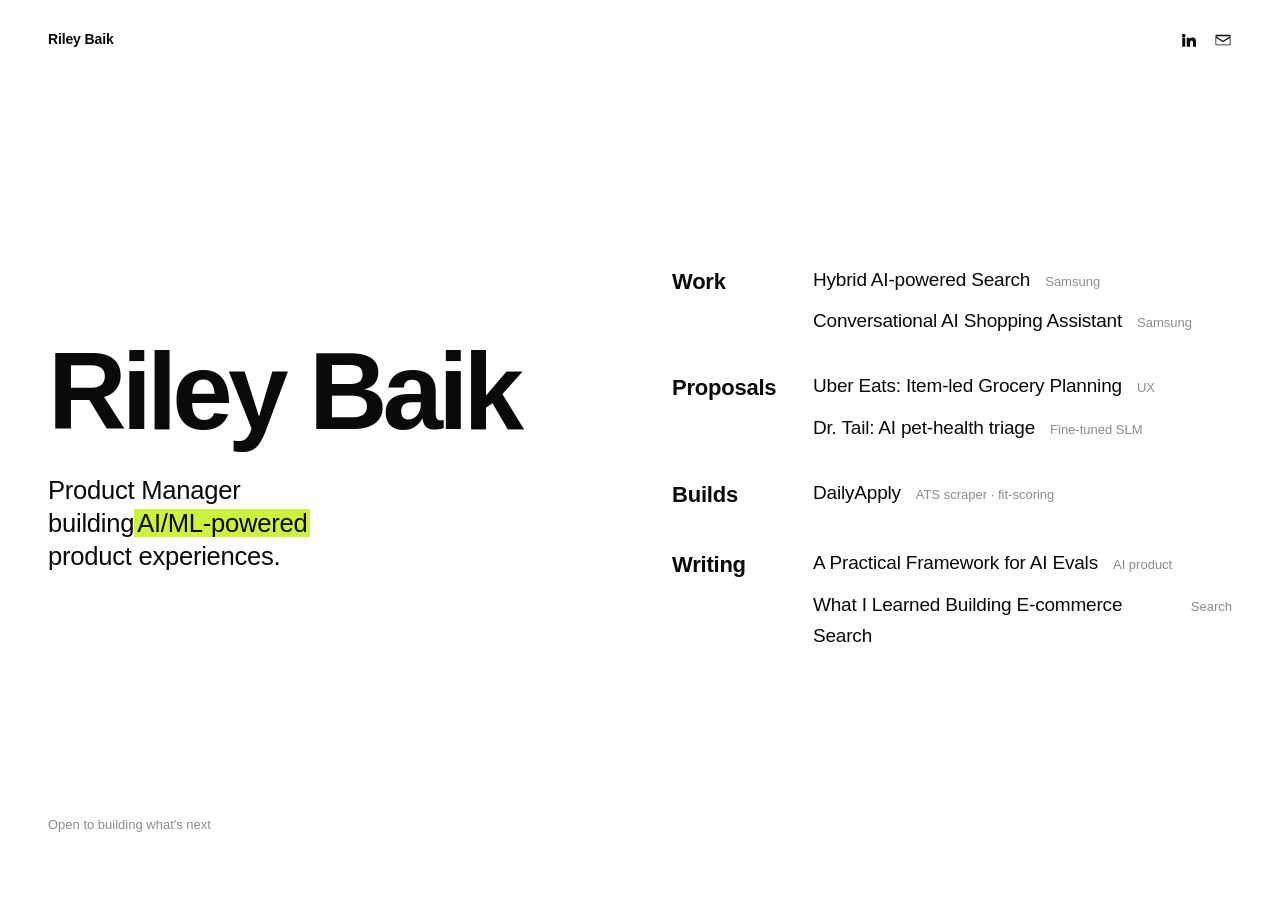
<file: index.html>
<!DOCTYPE html>
<html lang="en">
<head>
<meta charset="UTF-8" />
<meta name="viewport" content="width=device-width, initial-scale=1.0"/>
<title>Riley Baik</title>
<link rel="stylesheet" href="style.css">
</head>
<body class="home">

  <div class="top">
    <a href="index.html" class="name">Riley Baik</a>
    <div></div>
    <div class="links">
      <a href="https://linkedin.com/in/r-baik" aria-label="LinkedIn"><svg viewBox="0 0 24 24"><path d="M4.98 3.5a2.5 2.5 0 1 1 0 5 2.5 2.5 0 0 1 0-5zM3 9h4v12H3zM9 9h3.8v1.7h.1c.5-1 1.8-2 3.7-2 4 0 4.7 2.6 4.7 6V21h-4v-5.3c0-1.3 0-2.9-1.8-2.9s-2 1.4-2 2.8V21H9z"/></svg></a>
      <a href="mailto:rileybaik21@gmail.com" aria-label="Email"><svg viewBox="0 0 24 24"><path d="M3 5h18a1 1 0 0 1 1 1v12a1 1 0 0 1-1 1H3a1 1 0 0 1-1-1V6a1 1 0 0 1 1-1zm0 2v.4l9 5.6 9-5.6V7H3zm18 2.3-9 5.6-9-5.6V18h18z"/></svg></a>
    </div>
  </div>

  <div class="main-split">

    <div class="left">
      <h1>Riley Baik</h1>
      <p class="intro">Product Manager building<span class="hl">AI/ML&#8209;powered</span> product experiences.</p>
      <div class="bio-meta">
        Open to building what's next
      </div>
    </div>

    <div class="right">

      <div class="group">
        <div class="cat">Work</div>
        <div>
          <div class="items">
            <a class="item" href="samsung-search.html"><span class="t">Hybrid AI-powered Search</span><span class="m">Samsung</span></a>
            <a class="item" href="galaxy-guide-chat.html"><span class="t">Conversational AI Shopping Assistant</span><span class="m">Samsung</span></a>
            <!-- <a class="item" href="#"><span class="t">Listing Autofill</span><span class="m">Amazon</span></a> -->
          </div>
          <!-- <a class="more" href="work.html">More →</a> -->
        </div>
      </div>

      <div class="group">
        <div class="cat">Proposals</div>
        <div>
          <div class="items">
            <a class="item" href="uber-eats-grocery.html"><span class="t">Uber Eats: Item-led Grocery Planning</span><span class="m">UX</span></a>
            <a class="item" href="dr-tail-triage-agent (1).html"><span class="t">Dr. Tail: AI pet-health triage</span><span class="m">Fine-tuned SLM</span></a>
          </div>
          <!-- <a class="more" href="proposals.html">More →</a> -->
        </div>
      </div>

      <div class="group">
        <div class="cat">Builds</div>
        <div>
          <div class="items">
            <a class="item" href="#"><span class="t">DailyApply</span><span class="m">ATS scraper · fit-scoring</span></a>
          </div>
          <!-- <a class="more" href="build.html">More →</a> -->
        </div>
      </div>

      <div class="group">
        <div class="cat">Writing</div>
        <div>
          <div class="items">
            <a class="item" href="ai-evaluation.html"><span class="t">A Practical Framework for AI Evals</span><span class="m">AI product</span></a>
            <a class="item" href="ecommerce-search.html"><span class="t">What I Learned Building E-commerce Search</span><span class="m">Search</span></a>
          </div>
          <!-- <a class="more" href="writing.html">More →</a> -->
        </div>
      </div>

    </div>

  </div>

</body>
</html>
</file>
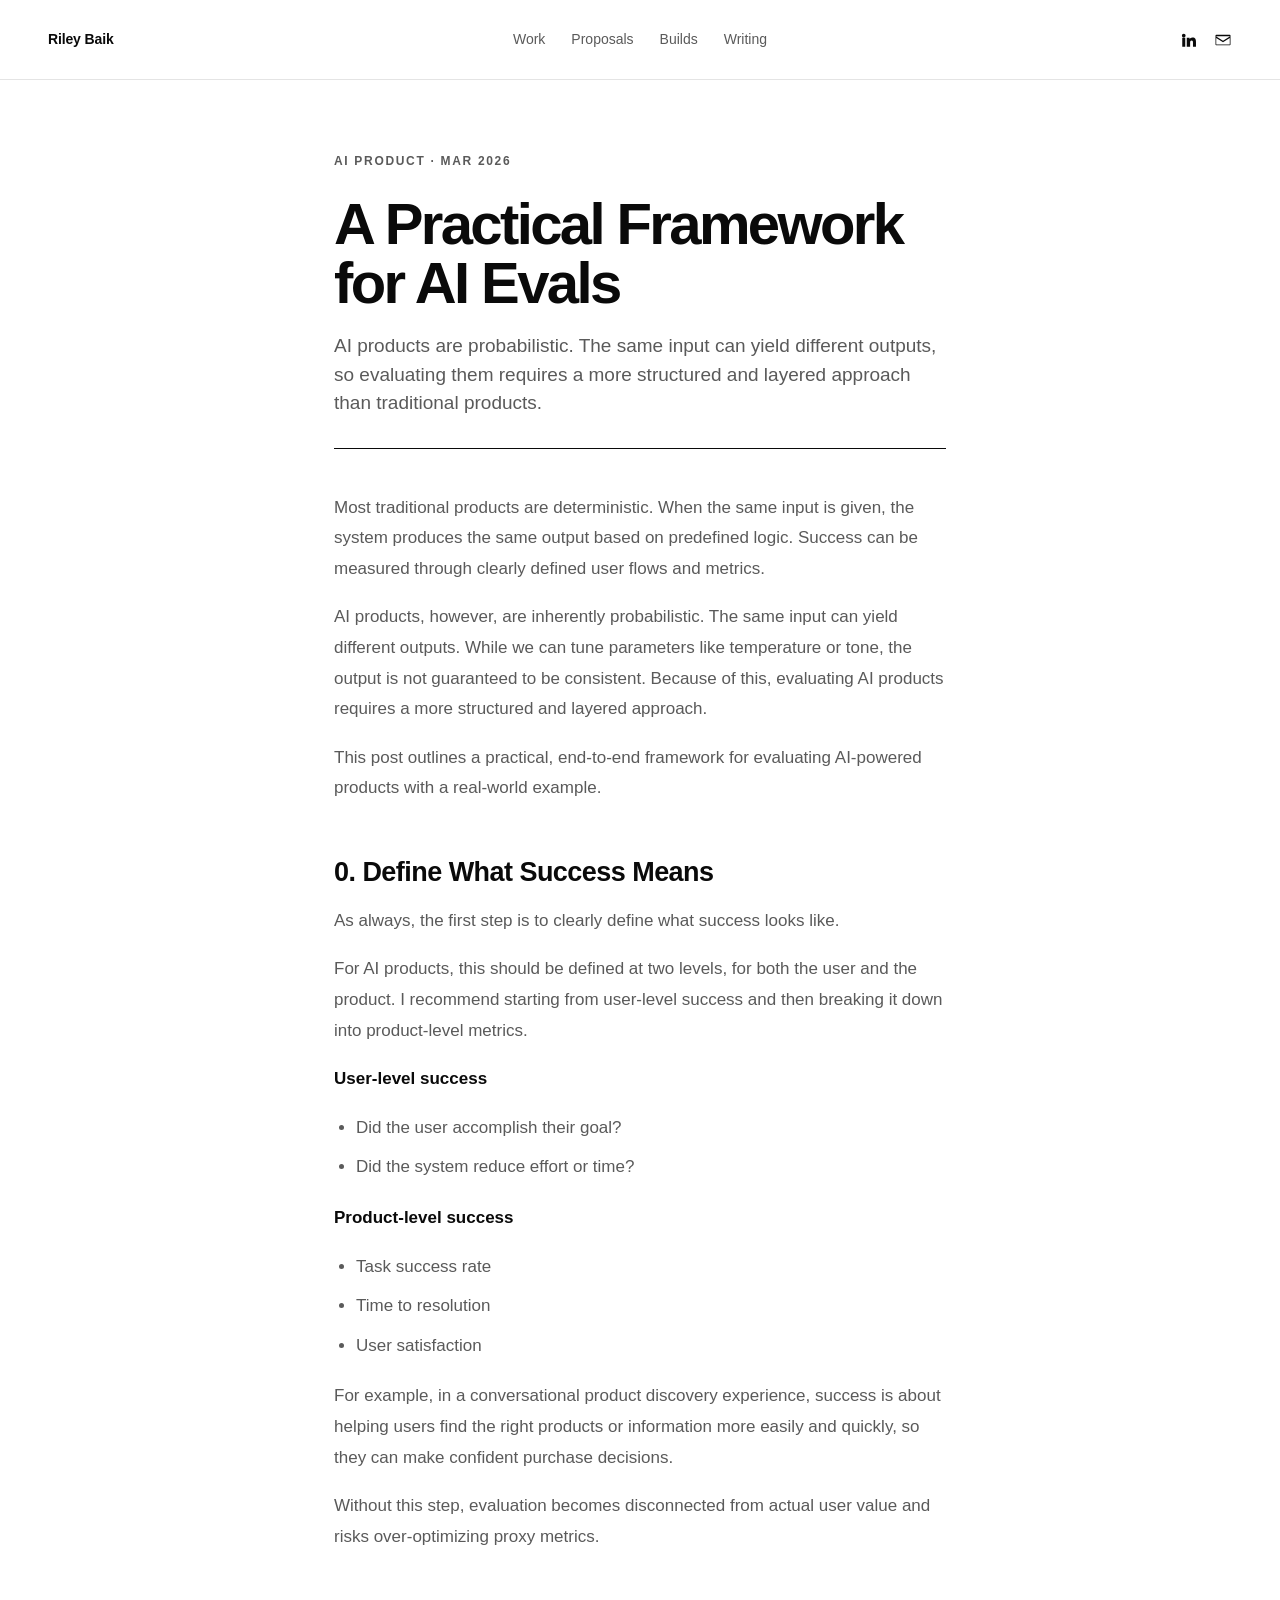
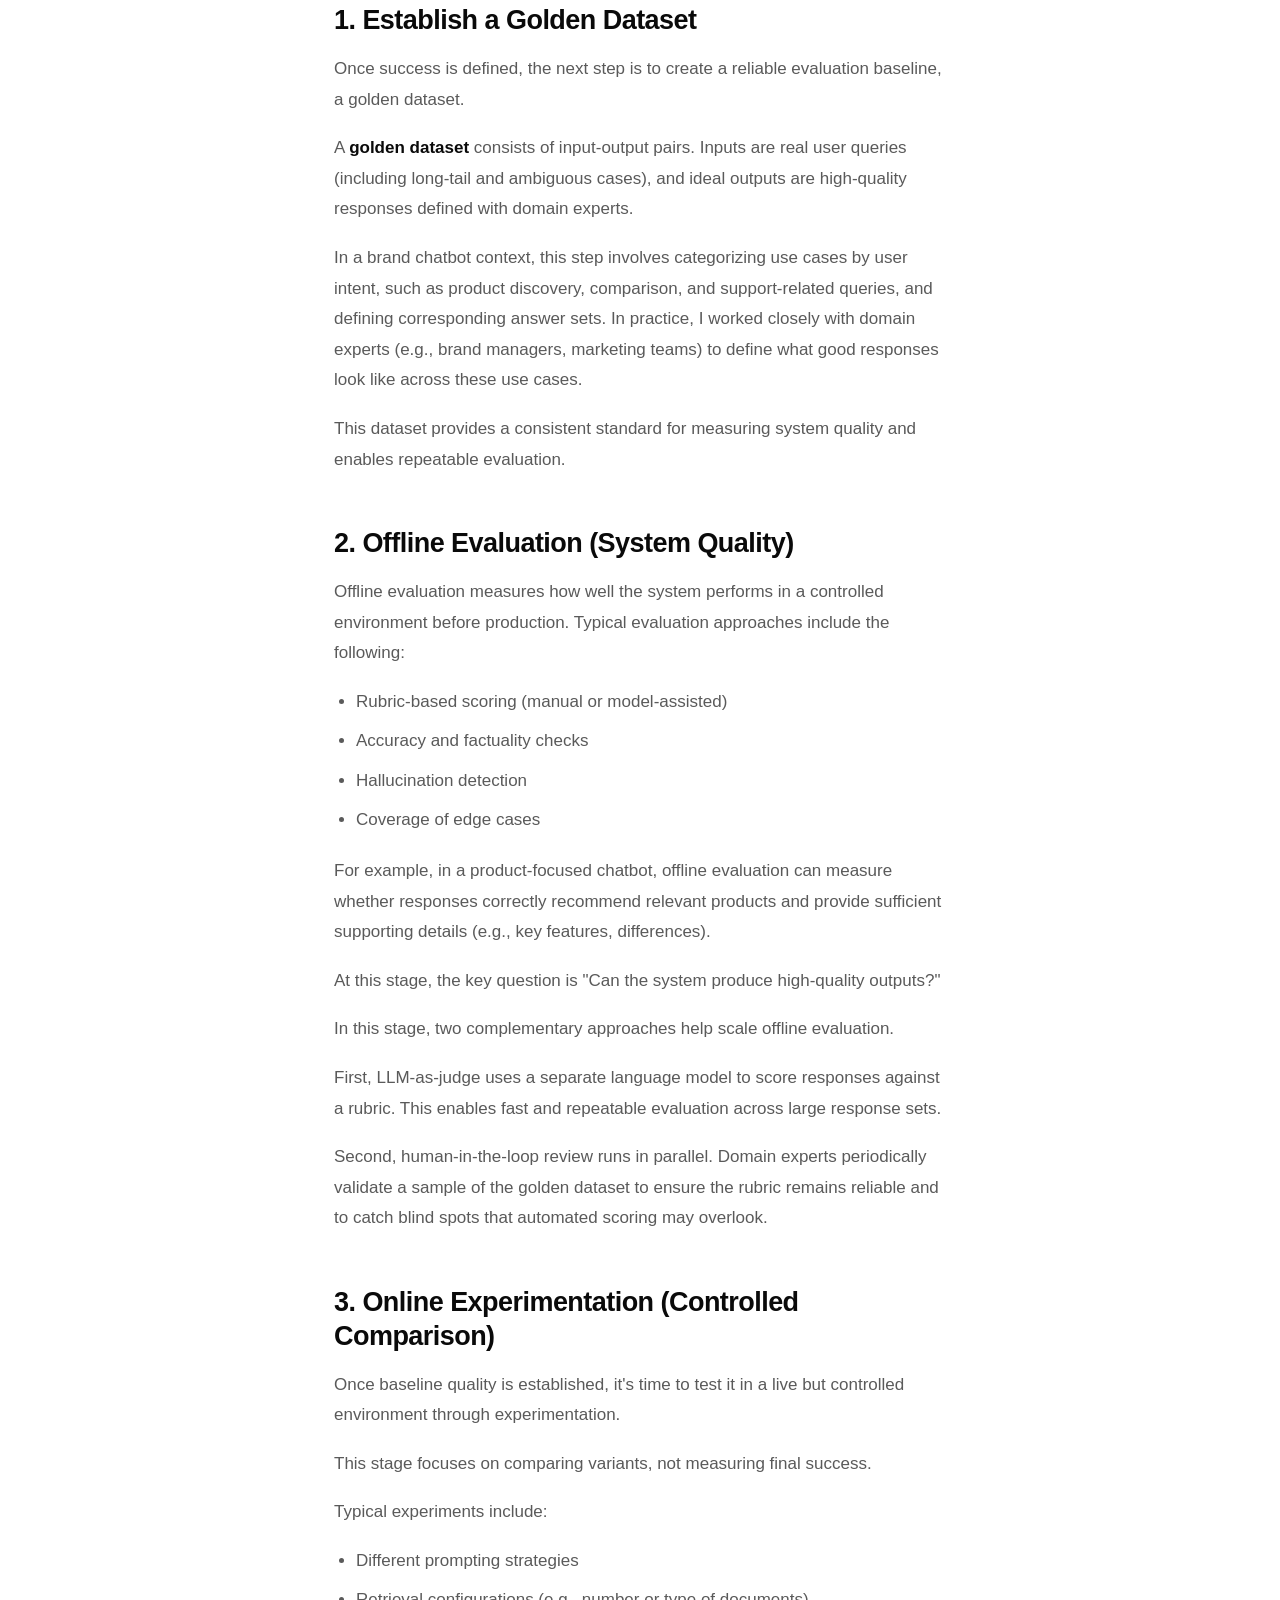
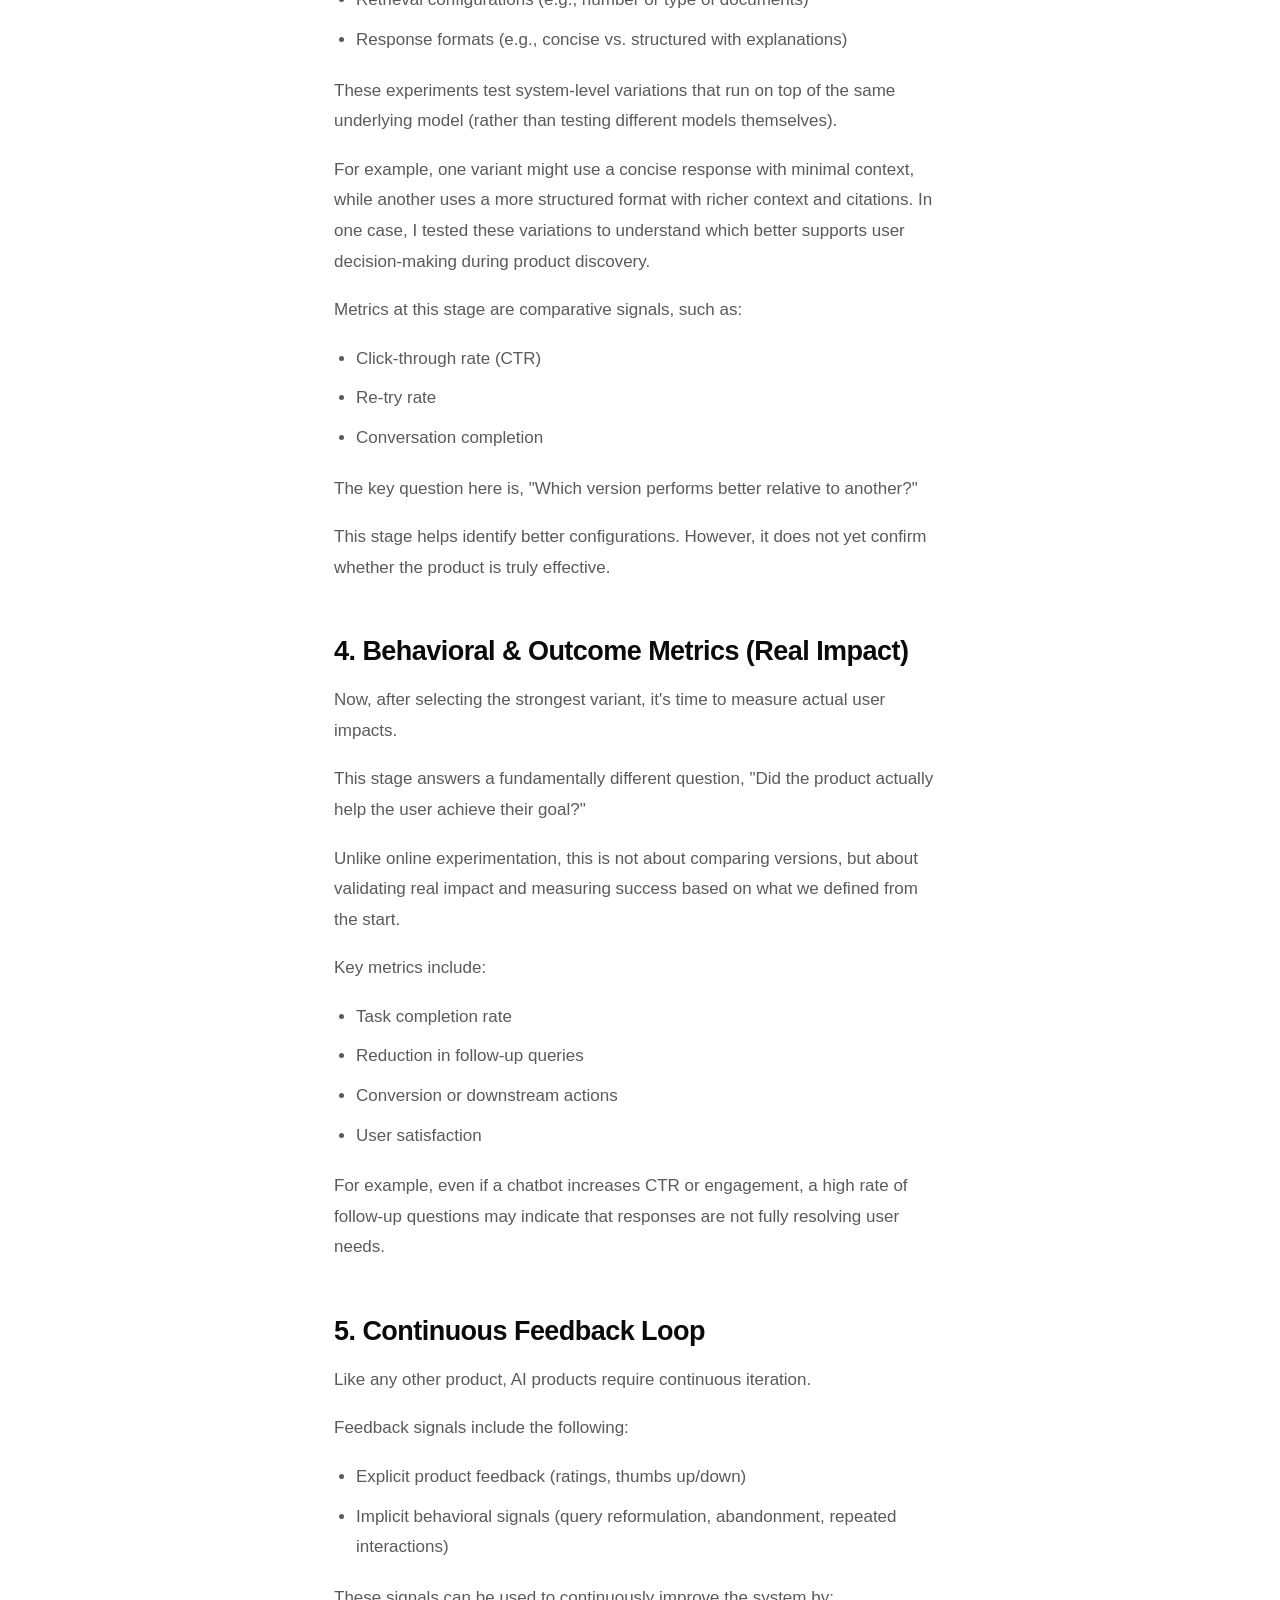
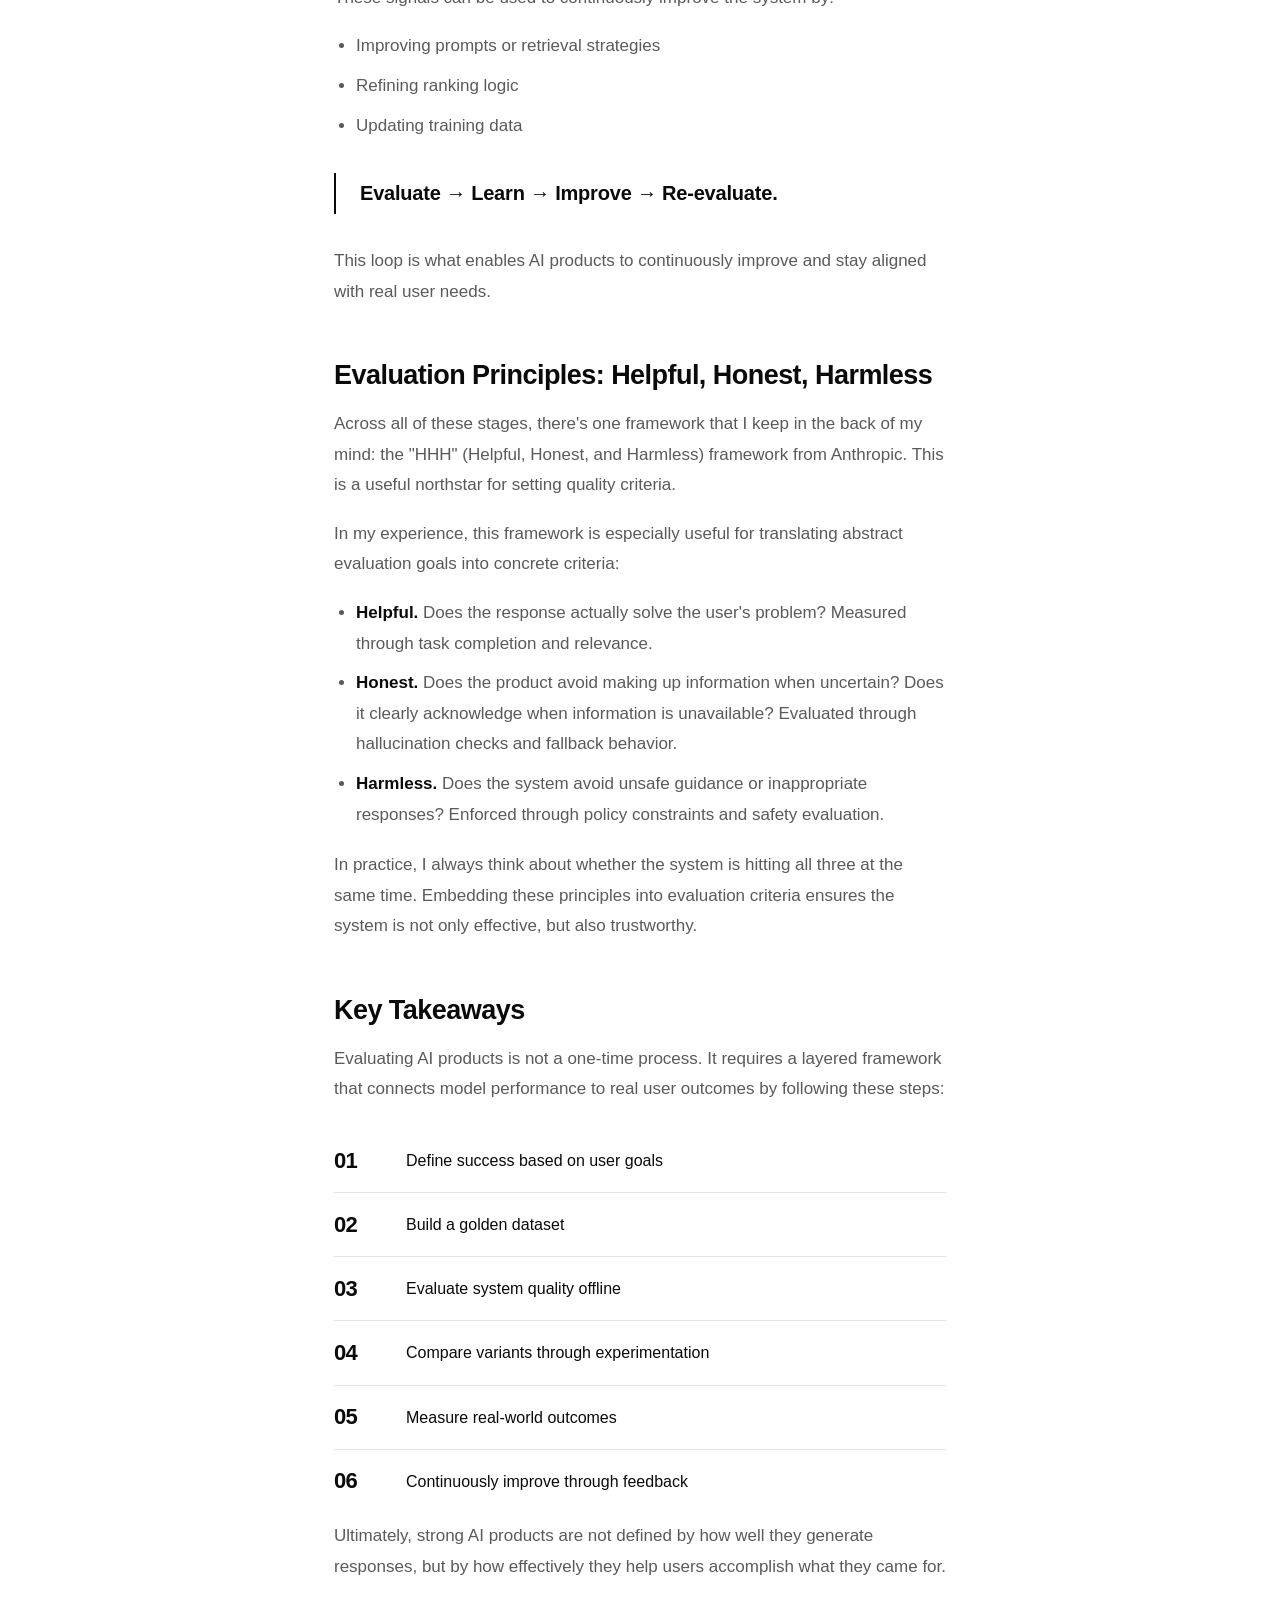
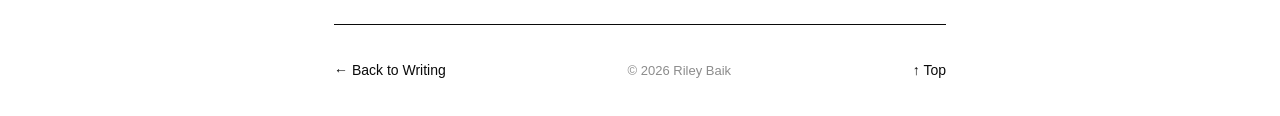
<file: ai-evaluation.html>
<!DOCTYPE html>
<html lang="en">
<head>
<meta charset="UTF-8" />
<meta name="viewport" content="width=device-width, initial-scale=1.0"/>
<title>A Practical Framework for AI Evals — Riley Baik</title>
<link rel="stylesheet" href="style.css">
</head>
<body>

  <div class="top">
    <a href="index.html" class="name">Riley Baik</a>
    <nav class="nav-center">
      <a href="work.html">Work</a>
      <a href="proposals.html">Proposals</a>
      <a href="build.html">Builds</a>
      <a href="writing.html">Writing</a>
    </nav>
    <div class="links">
      <a href="https://linkedin.com/in/r-baik" aria-label="LinkedIn"><svg viewBox="0 0 24 24"><path d="M4.98 3.5a2.5 2.5 0 1 1 0 5 2.5 2.5 0 0 1 0-5zM3 9h4v12H3zM9 9h3.8v1.7h.1c.5-1 1.8-2 3.7-2 4 0 4.7 2.6 4.7 6V21h-4v-5.3c0-1.3 0-2.9-1.8-2.9s-2 1.4-2 2.8V21H9z"/></svg></a>
      <a href="mailto:rileybaik21@gmail.com" aria-label="Email"><svg viewBox="0 0 24 24"><path d="M3 5h18a1 1 0 0 1 1 1v12a1 1 0 0 1-1 1H3a1 1 0 0 1-1-1V6a1 1 0 0 1 1-1zm0 2v.4l9 5.6 9-5.6V7H3zm18 2.3-9 5.6-9-5.6V18h18z"/></svg></a>
    </div>
  </div>

  <div class="essay">

    <header class="hero">
      <div class="eyebrow">AI Product · Mar 2026</div>
      <h1>A Practical Framework for AI Evals</h1>
      <p class="sub">AI products are probabilistic. The same input can yield different outputs, so evaluating them requires a more structured and layered approach than traditional products.</p>
    </header>

    <article class="article">

      <p>Most traditional products are deterministic. When the same input is given, the system produces the same output based on predefined logic. Success can be measured through clearly defined user flows and metrics.</p>
      <p>AI products, however, are inherently probabilistic. The same input can yield different outputs. While we can tune parameters like temperature or tone, the output is not guaranteed to be consistent. Because of this, evaluating AI products requires a more structured and layered approach.</p>
      <p>This post outlines a practical, end-to-end framework for evaluating AI-powered products with a real-world example.</p>

      <h2>0. Define What Success Means</h2>
      <p>As always, the first step is to clearly define what success looks like.</p>
      <p>For AI products, this should be defined at two levels, for both the user and the product. I recommend starting from user-level success and then breaking it down into product-level metrics.</p>
      <p><strong>User-level success</strong></p>
      <ul>
        <li>Did the user accomplish their goal?</li>
        <li>Did the system reduce effort or time?</li>
      </ul>
      <p><strong>Product-level success</strong></p>
      <ul>
        <li>Task success rate</li>
        <li>Time to resolution</li>
        <li>User satisfaction</li>
      </ul>
      <p>For example, in a conversational product discovery experience, success is about helping users find the right products or information more easily and quickly, so they can make confident purchase decisions.</p>
      <p>Without this step, evaluation becomes disconnected from actual user value and risks over-optimizing proxy metrics.</p>

      <h2>1. Establish a Golden Dataset</h2>
      <p>Once success is defined, the next step is to create a reliable evaluation baseline, a golden dataset.</p>
      <p>A <strong>golden dataset</strong> consists of input-output pairs. Inputs are real user queries (including long-tail and ambiguous cases), and ideal outputs are high-quality responses defined with domain experts.</p>
      <p>In a brand chatbot context, this step involves categorizing use cases by user intent, such as product discovery, comparison, and support-related queries, and defining corresponding answer sets. In practice, I worked closely with domain experts (e.g., brand managers, marketing teams) to define what good responses look like across these use cases.</p>
      <p>This dataset provides a consistent standard for measuring system quality and enables repeatable evaluation.</p>

      <h2>2. Offline Evaluation (System Quality)</h2>
      <p>Offline evaluation measures how well the system performs in a controlled environment before production. Typical evaluation approaches include the following:</p>
      <ul>
        <li>Rubric-based scoring (manual or model-assisted)</li>
        <li>Accuracy and factuality checks</li>
        <li>Hallucination detection</li>
        <li>Coverage of edge cases</li>
      </ul>
      <p>For example, in a product-focused chatbot, offline evaluation can measure whether responses correctly recommend relevant products and provide sufficient supporting details (e.g., key features, differences).</p>
      <p>At this stage, the key question is "Can the system produce high-quality outputs?"</p>
      <p>In this stage, two complementary approaches help scale offline evaluation.</p>
      <p>First, LLM-as-judge uses a separate language model to score responses against a rubric. This enables fast and repeatable evaluation across large response sets.</p>
      <p>Second, human-in-the-loop review runs in parallel. Domain experts periodically validate a sample of the golden dataset to ensure the rubric remains reliable and to catch blind spots that automated scoring may overlook.</p>

      <h2>3. Online Experimentation (Controlled Comparison)</h2>
      <p>Once baseline quality is established, it's time to test it in a live but controlled environment through experimentation.</p>
      <p>This stage focuses on comparing variants, not measuring final success.</p>
      <p>Typical experiments include:</p>
      <ul>
        <li>Different prompting strategies</li>
        <li>Retrieval configurations (e.g., number or type of documents)</li>
        <li>Response formats (e.g., concise vs. structured with explanations)</li>
      </ul>
      <p>These experiments test system-level variations that run on top of the same underlying model (rather than testing different models themselves).</p>
      <p>For example, one variant might use a concise response with minimal context, while another uses a more structured format with richer context and citations. In one case, I tested these variations to understand which better supports user decision-making during product discovery.</p>
      <p>Metrics at this stage are comparative signals, such as:</p>
      <ul>
        <li>Click-through rate (CTR)</li>
        <li>Re-try rate</li>
        <li>Conversation completion</li>
      </ul>
      <p>The key question here is, "Which version performs better relative to another?"</p>
      <p>This stage helps identify better configurations. However, it does not yet confirm whether the product is truly effective.</p>

      <h2>4. Behavioral &amp; Outcome Metrics (Real Impact)</h2>
      <p>Now, after selecting the strongest variant, it's time to measure actual user impacts.</p>
      <p>This stage answers a fundamentally different question, "Did the product actually help the user achieve their goal?"</p>
      <p>Unlike online experimentation, this is not about comparing versions, but about validating real impact and measuring success based on what we defined from the start.</p>
      <p>Key metrics include:</p>
      <ul>
        <li>Task completion rate</li>
        <li>Reduction in follow-up queries</li>
        <li>Conversion or downstream actions</li>
        <li>User satisfaction</li>
      </ul>
      <p>For example, even if a chatbot increases CTR or engagement, a high rate of follow-up questions may indicate that responses are not fully resolving user needs.</p>

      <h2>5. Continuous Feedback Loop</h2>
      <p>Like any other product, AI products require continuous iteration.</p>
      <p>Feedback signals include the following:</p>
      <ul>
        <li>Explicit product feedback (ratings, thumbs up/down)</li>
        <li>Implicit behavioral signals (query reformulation, abandonment, repeated interactions)</li>
      </ul>
      <p>These signals can be used to continuously improve the system by:</p>
      <ul>
        <li>Improving prompts or retrieval strategies</li>
        <li>Refining ranking logic</li>
        <li>Updating training data</li>
      </ul>
      <blockquote><p>Evaluate → Learn → Improve → Re-evaluate.</p></blockquote>
      <p>This loop is what enables AI products to continuously improve and stay aligned with real user needs.</p>

      <h2>Evaluation Principles: Helpful, Honest, Harmless</h2>
      <p>Across all of these stages, there's one framework that I keep in the back of my mind: the "HHH" (Helpful, Honest, and Harmless) framework from Anthropic. This is a useful northstar for setting quality criteria.</p>
      <p>In my experience, this framework is especially useful for translating abstract evaluation goals into concrete criteria:</p>
      <ul>
        <li><strong>Helpful.</strong> Does the response actually solve the user's problem? Measured through task completion and relevance.</li>
        <li><strong>Honest.</strong> Does the product avoid making up information when uncertain? Does it clearly acknowledge when information is unavailable? Evaluated through hallucination checks and fallback behavior.</li>
        <li><strong>Harmless.</strong> Does the system avoid unsafe guidance or inappropriate responses? Enforced through policy constraints and safety evaluation.</li>
      </ul>
      <p>In practice, I always think about whether the system is hitting all three at the same time. Embedding these principles into evaluation criteria ensures the system is not only effective, but also trustworthy.</p>

      <h2>Key Takeaways</h2>
      <p>Evaluating AI products is not a one-time process. It requires a layered framework that connects model performance to real user outcomes by following these steps:</p>
      <div class="steps">
        <div class="step"><div class="sn">01</div><div class="sb">Define success based on user goals</div></div>
        <div class="step"><div class="sn">02</div><div class="sb">Build a golden dataset</div></div>
        <div class="step"><div class="sn">03</div><div class="sb">Evaluate system quality offline</div></div>
        <div class="step"><div class="sn">04</div><div class="sb">Compare variants through experimentation</div></div>
        <div class="step"><div class="sn">05</div><div class="sb">Measure real-world outcomes</div></div>
        <div class="step"><div class="sn">06</div><div class="sb">Continuously improve through feedback</div></div>
      </div>
      <p>Ultimately, strong AI products are not defined by how well they generate responses, but by how effectively they help users accomplish what they came for.</p>

    </article>

    <div class="foot">
      <a href="writing.html">← Back to Writing</a>
      <span class="copy">© 2026 Riley Baik</span>
      <a href="#">↑ Top</a>
    </div>

  </div>

</body>
</html>
</file>
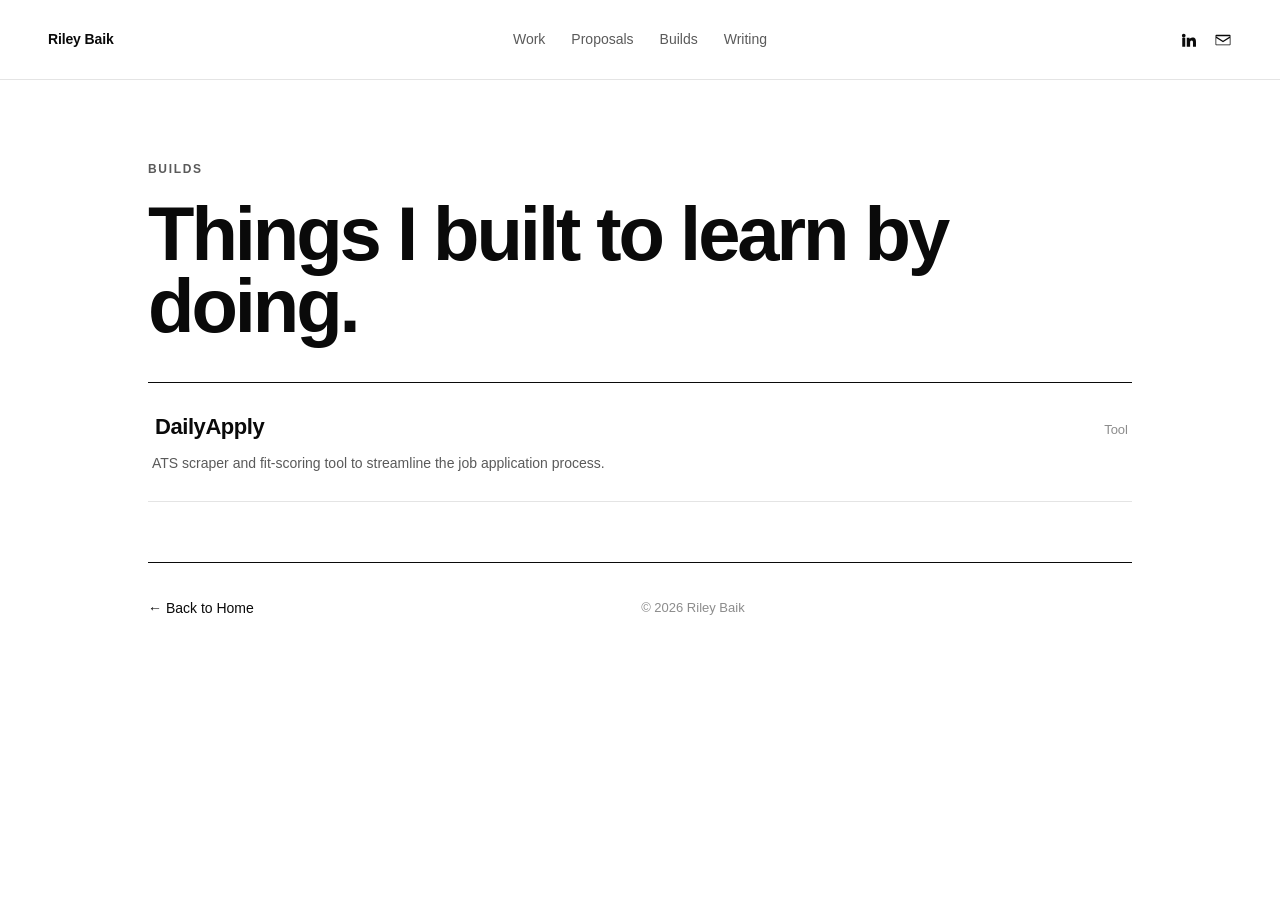
<file: build.html>
<!DOCTYPE html>
<html lang="en">
<head>
<meta charset="UTF-8" />
<meta name="viewport" content="width=device-width, initial-scale=1.0"/>
<title>Builds — Riley Baik</title>
<link rel="stylesheet" href="style.css">
</head>
<body>

  <div class="top">
    <a href="index.html" class="name">Riley Baik</a>
    <nav class="nav-center">
      <a href="work.html">Work</a>
      <a href="proposals.html">Proposals</a>
      <a href="build.html">Builds</a>
      <a href="writing.html">Writing</a>
    </nav>
    <div class="links">
      <a href="https://linkedin.com/in/r-baik" aria-label="LinkedIn"><svg viewBox="0 0 24 24"><path d="M4.98 3.5a2.5 2.5 0 1 1 0 5 2.5 2.5 0 0 1 0-5zM3 9h4v12H3zM9 9h3.8v1.7h.1c.5-1 1.8-2 3.7-2 4 0 4.7 2.6 4.7 6V21h-4v-5.3c0-1.3 0-2.9-1.8-2.9s-2 1.4-2 2.8V21H9z"/></svg></a>
      <a href="mailto:rileybaik21@gmail.com" aria-label="Email"><svg viewBox="0 0 24 24"><path d="M3 5h18a1 1 0 0 1 1 1v12a1 1 0 0 1-1 1H3a1 1 0 0 1-1-1V6a1 1 0 0 1 1-1zm0 2v.4l9 5.6 9-5.6V7H3zm18 2.3-9 5.6-9-5.6V18h18z"/></svg></a>
    </div>
  </div>

  <div class="wrap">
    <div class="list-head">
      <span class="eyebrow">Builds</span>
      <h1>Things I built to learn by doing.</h1>
    </div>
    <div class="rows">
      <a class="row" href="#">
        <div>
          <div class="rt">DailyApply</div>
          <div class="rd">ATS scraper and fit-scoring tool to streamline the job application process.</div>
        </div>
        <div class="rm">Tool</div>
      </a>
    </div>
    <div class="foot">
      <a href="index.html">← Back to Home</a>
      <span class="copy">© 2026 Riley Baik</span>
      <a href=" "> </a>
    </div>
  </div>

</body>
</html>
</file>
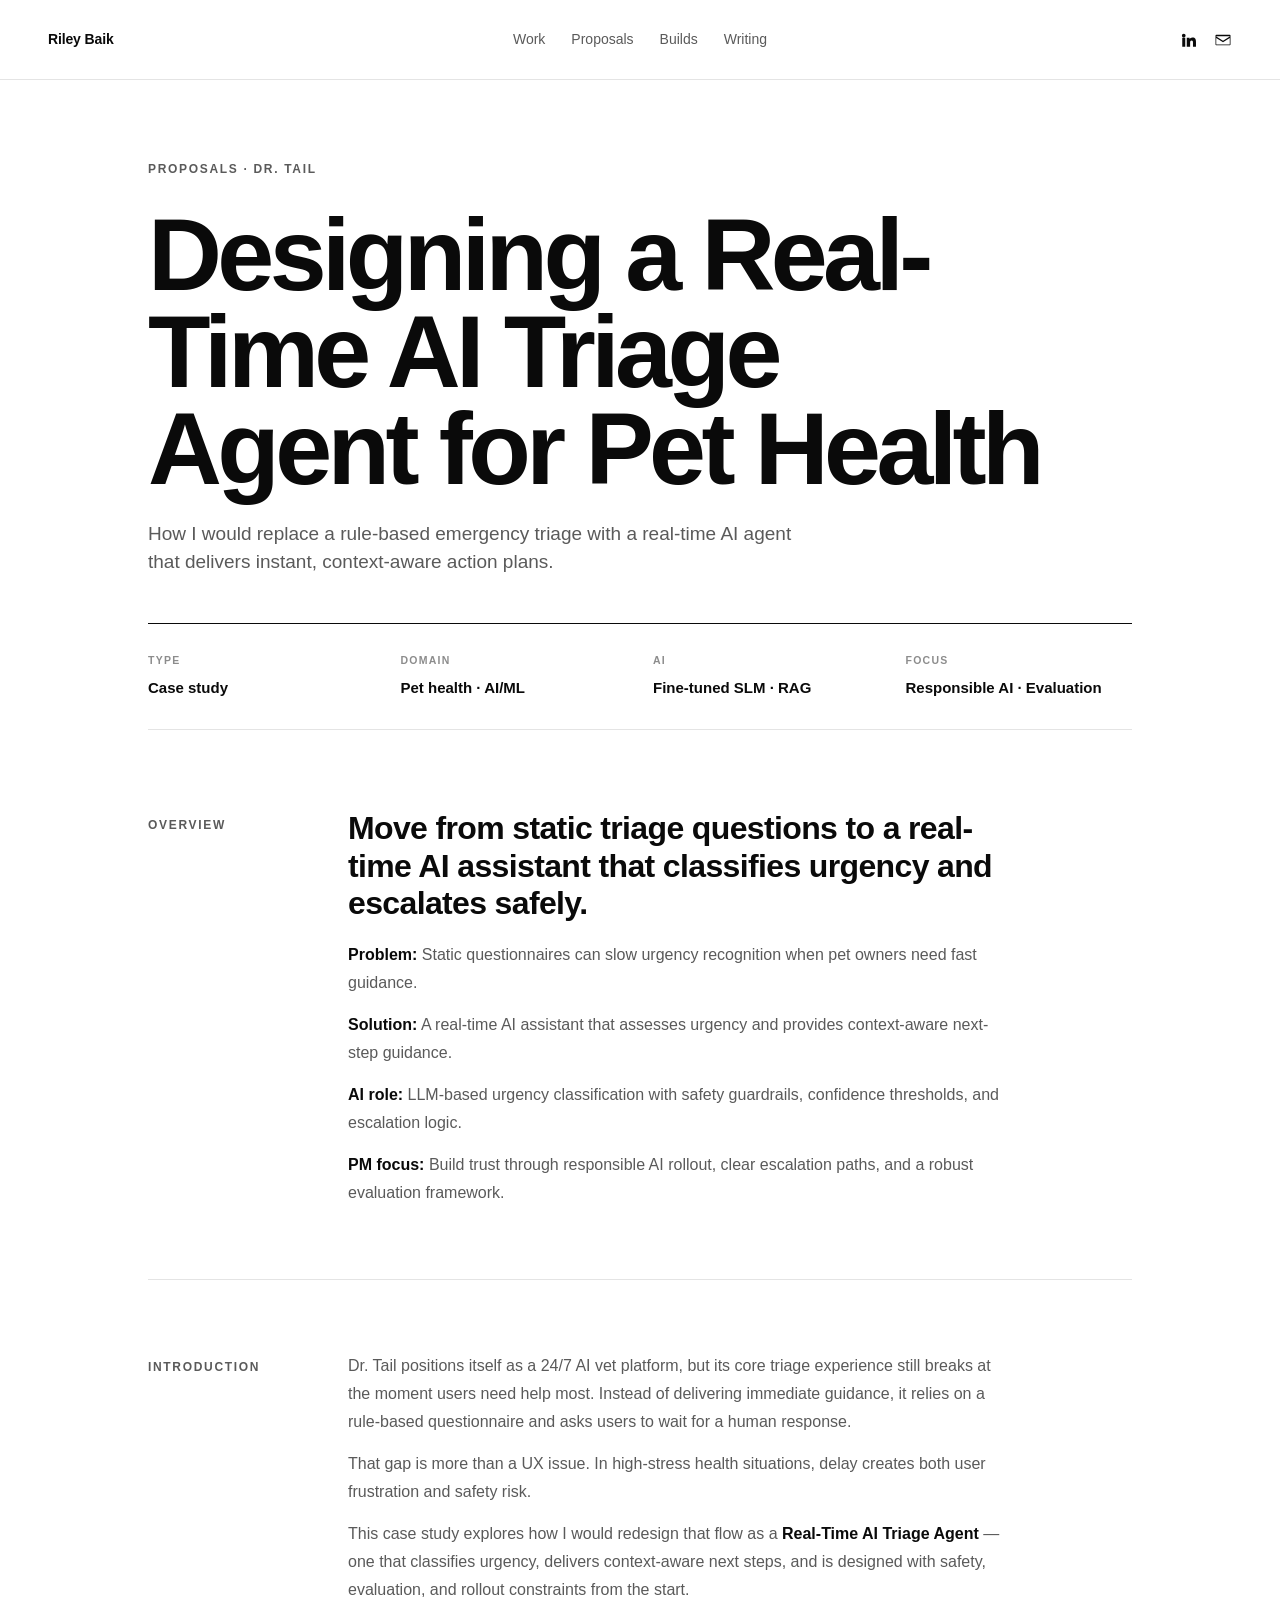
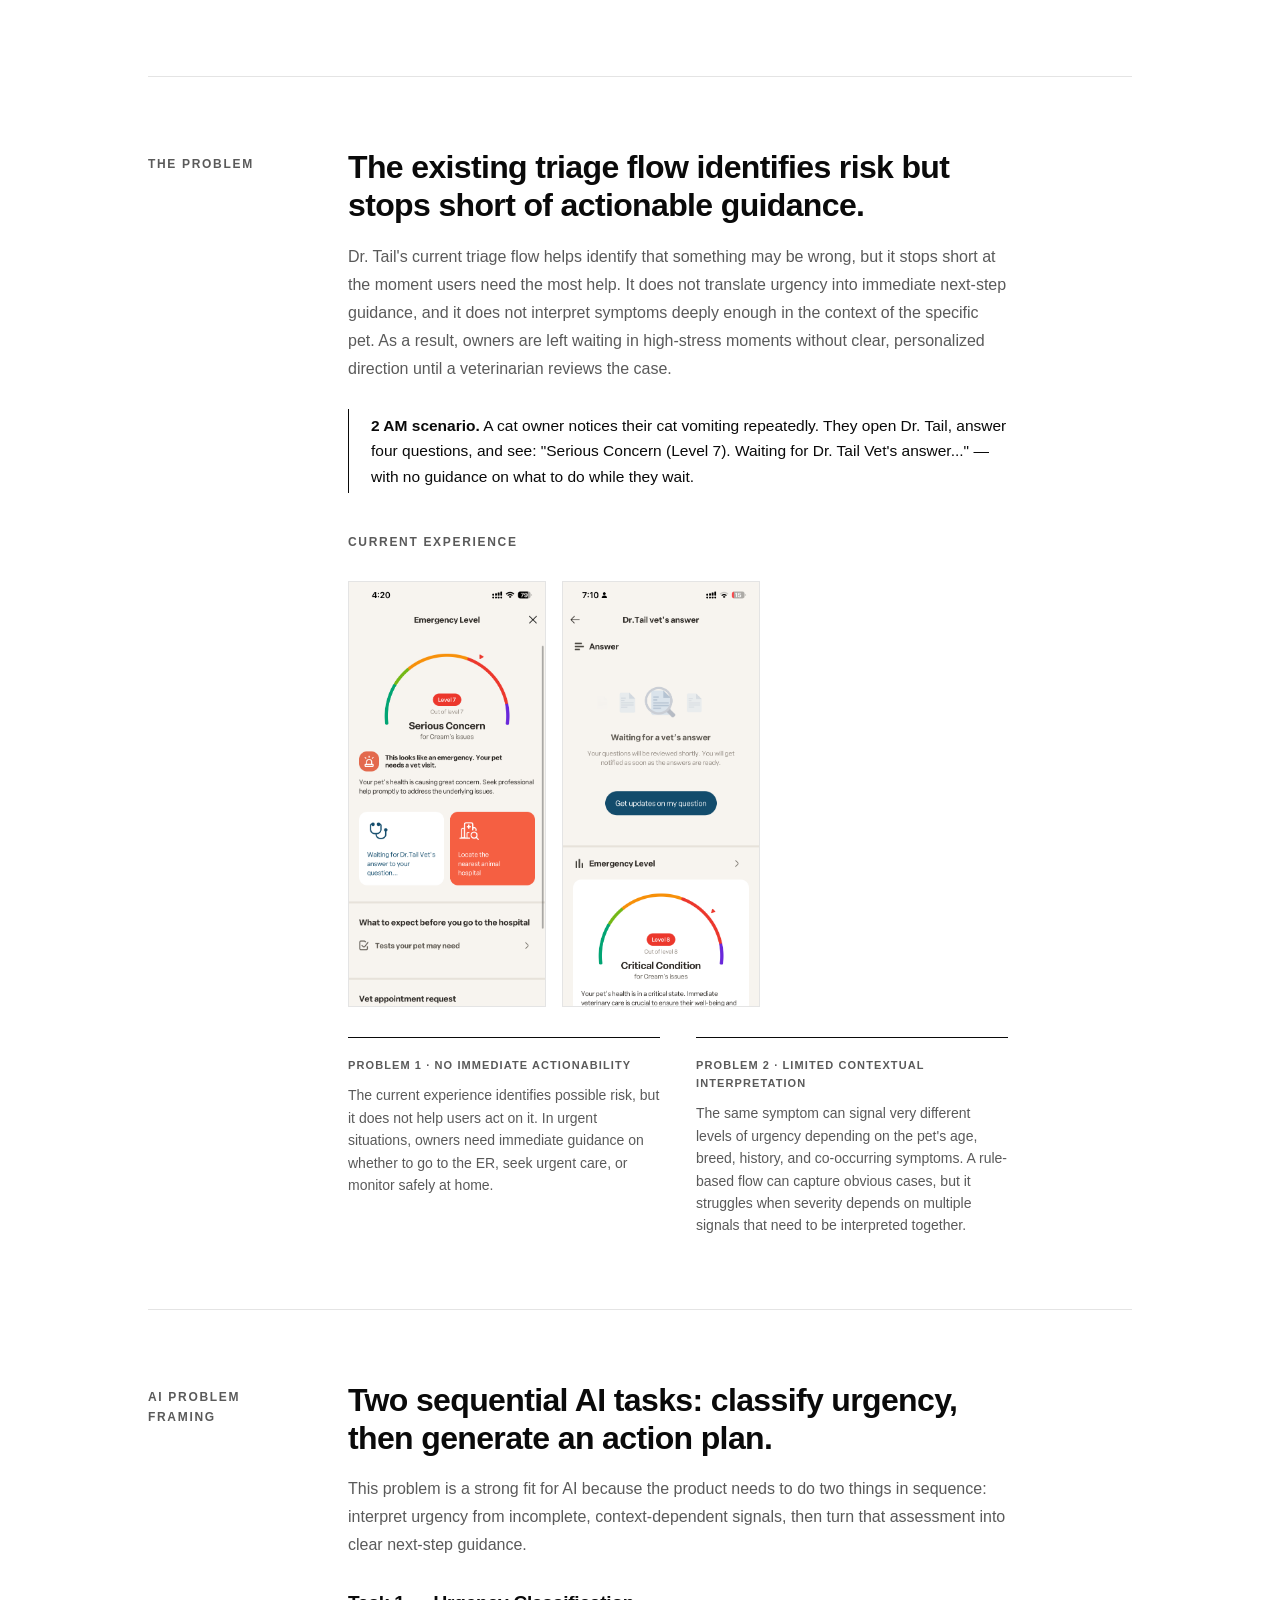
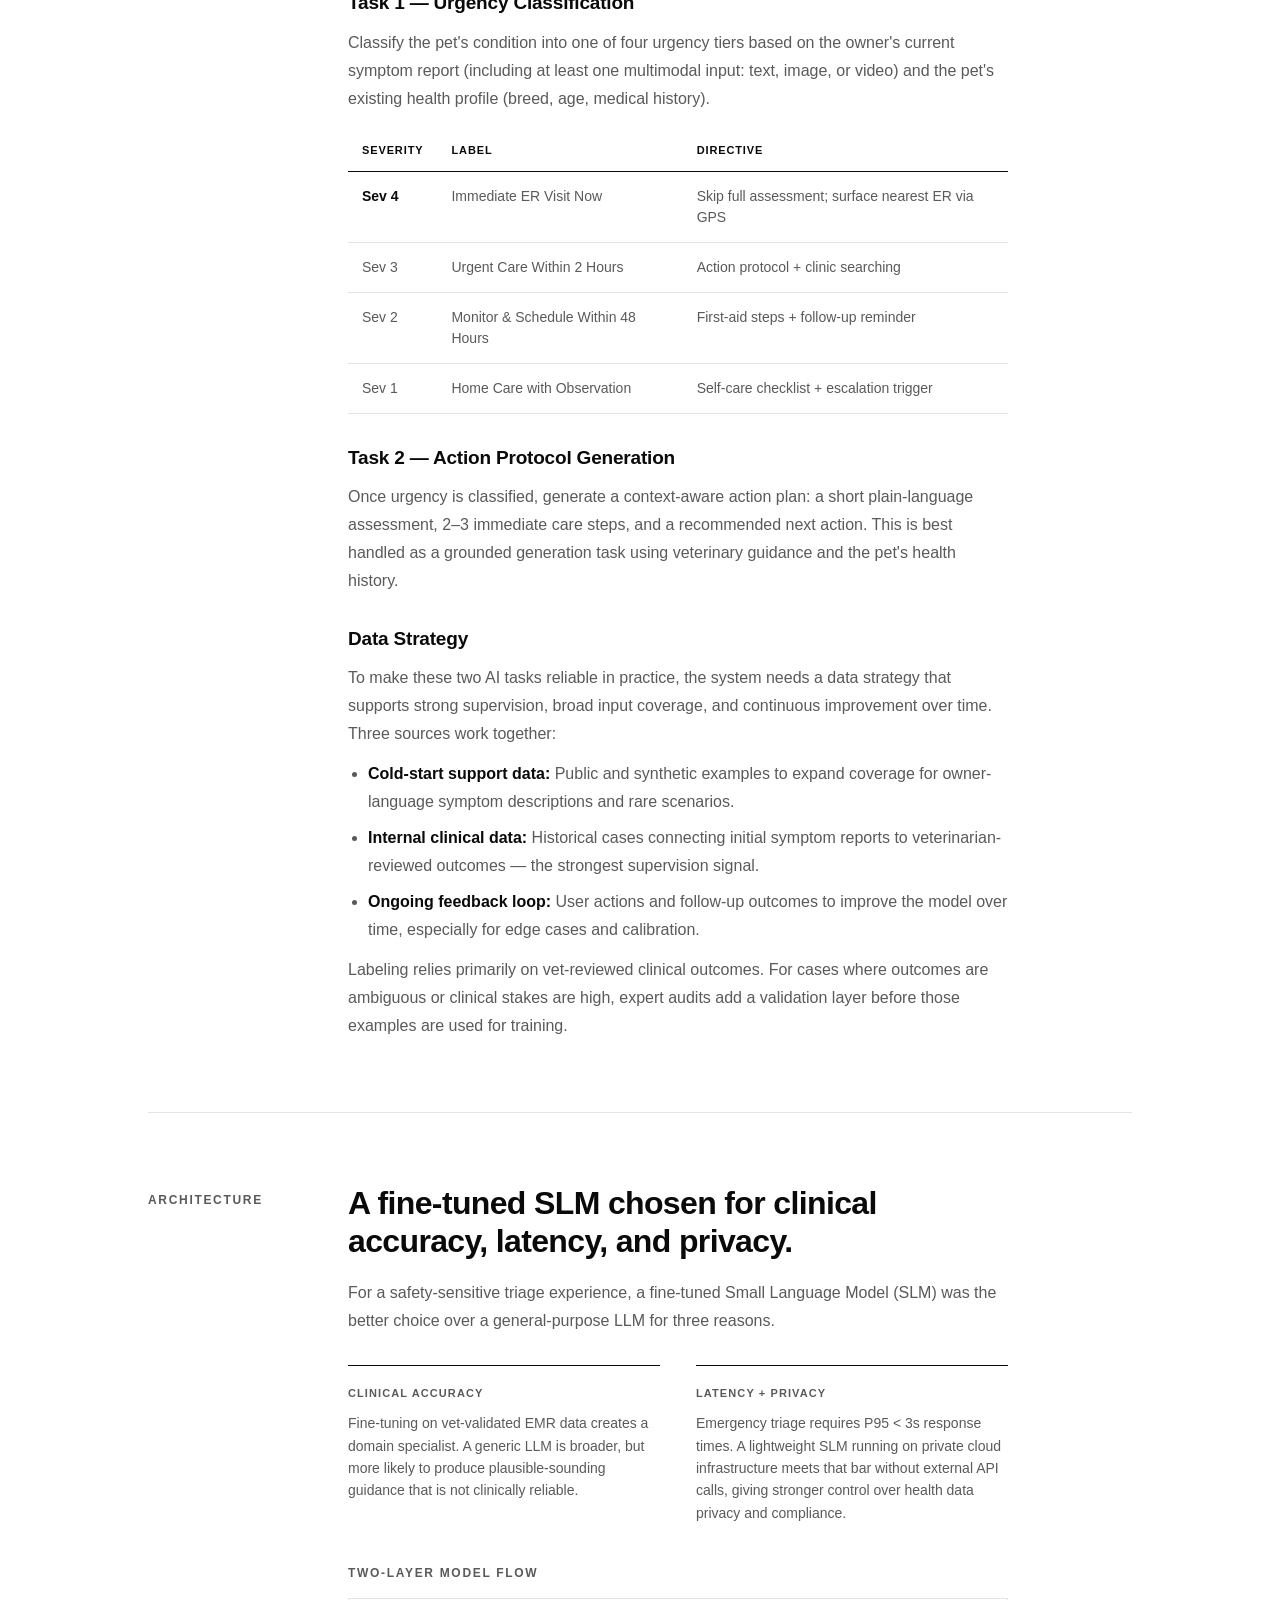
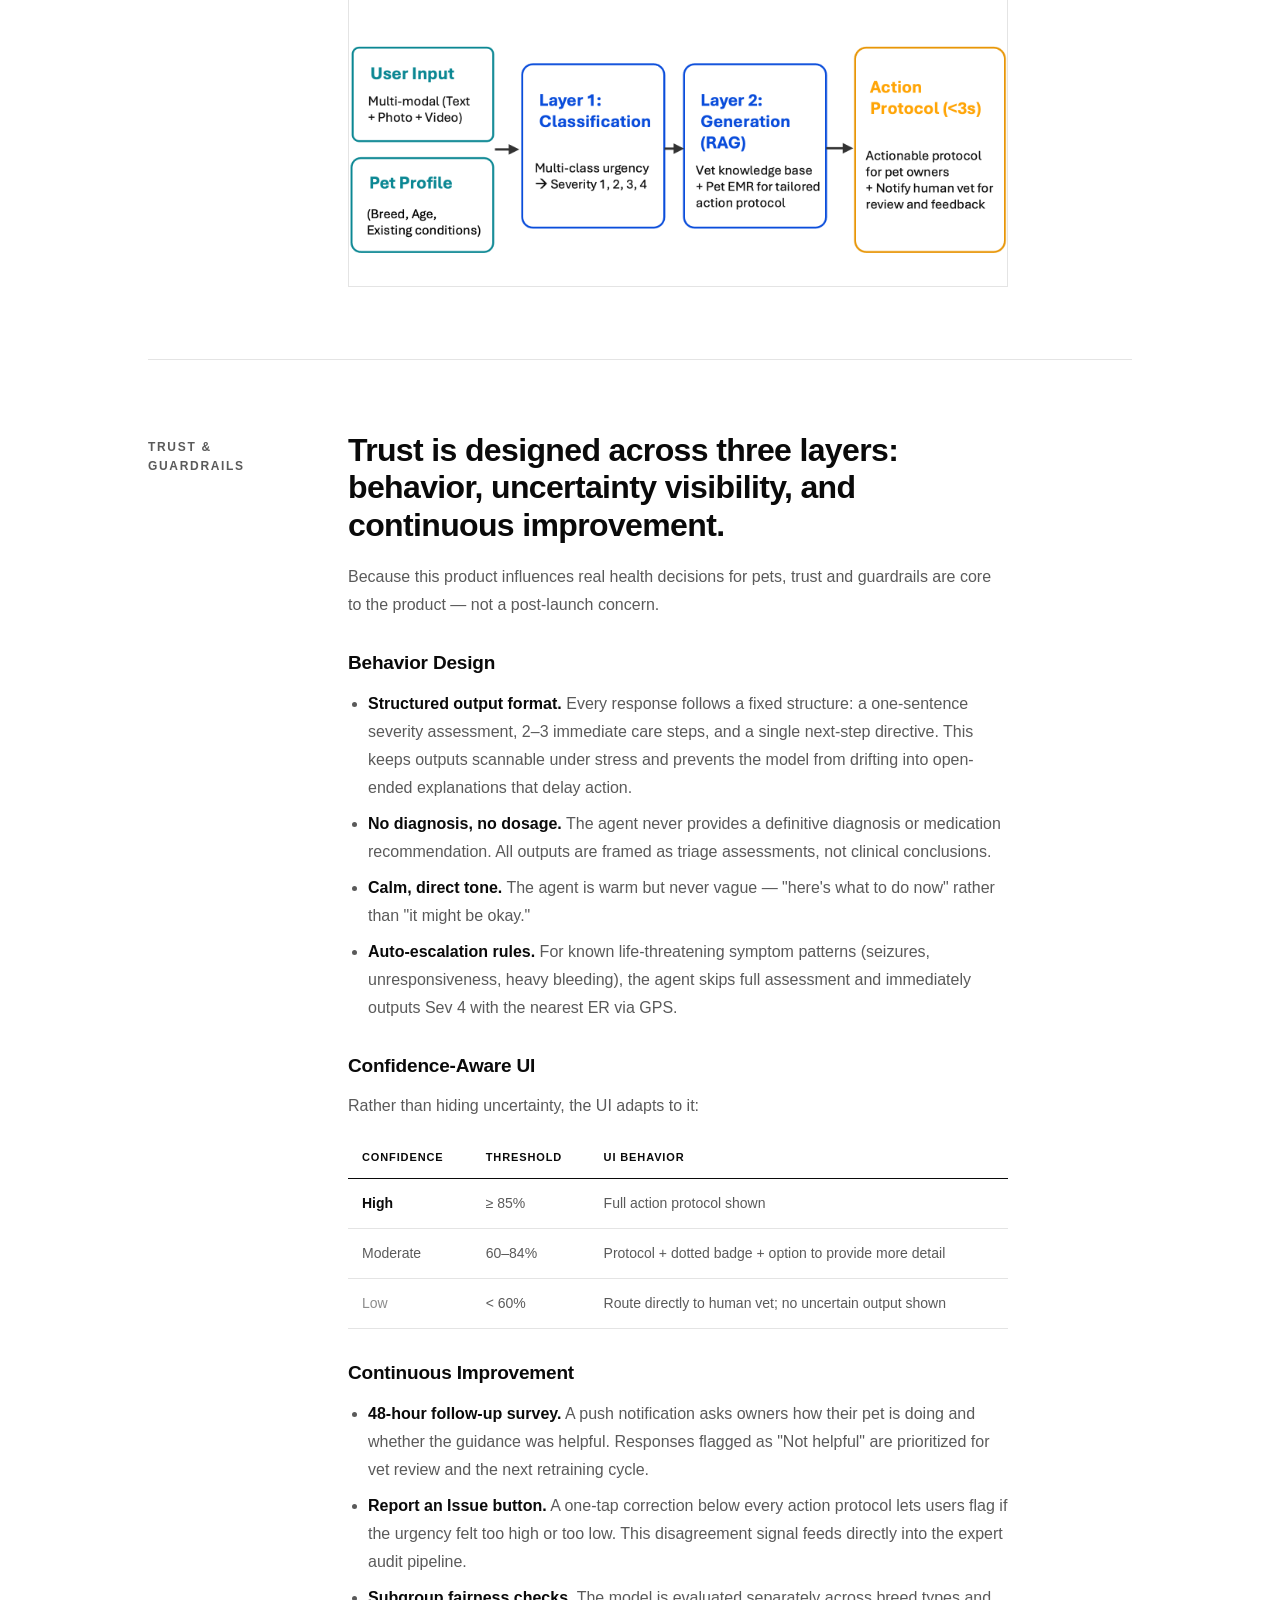
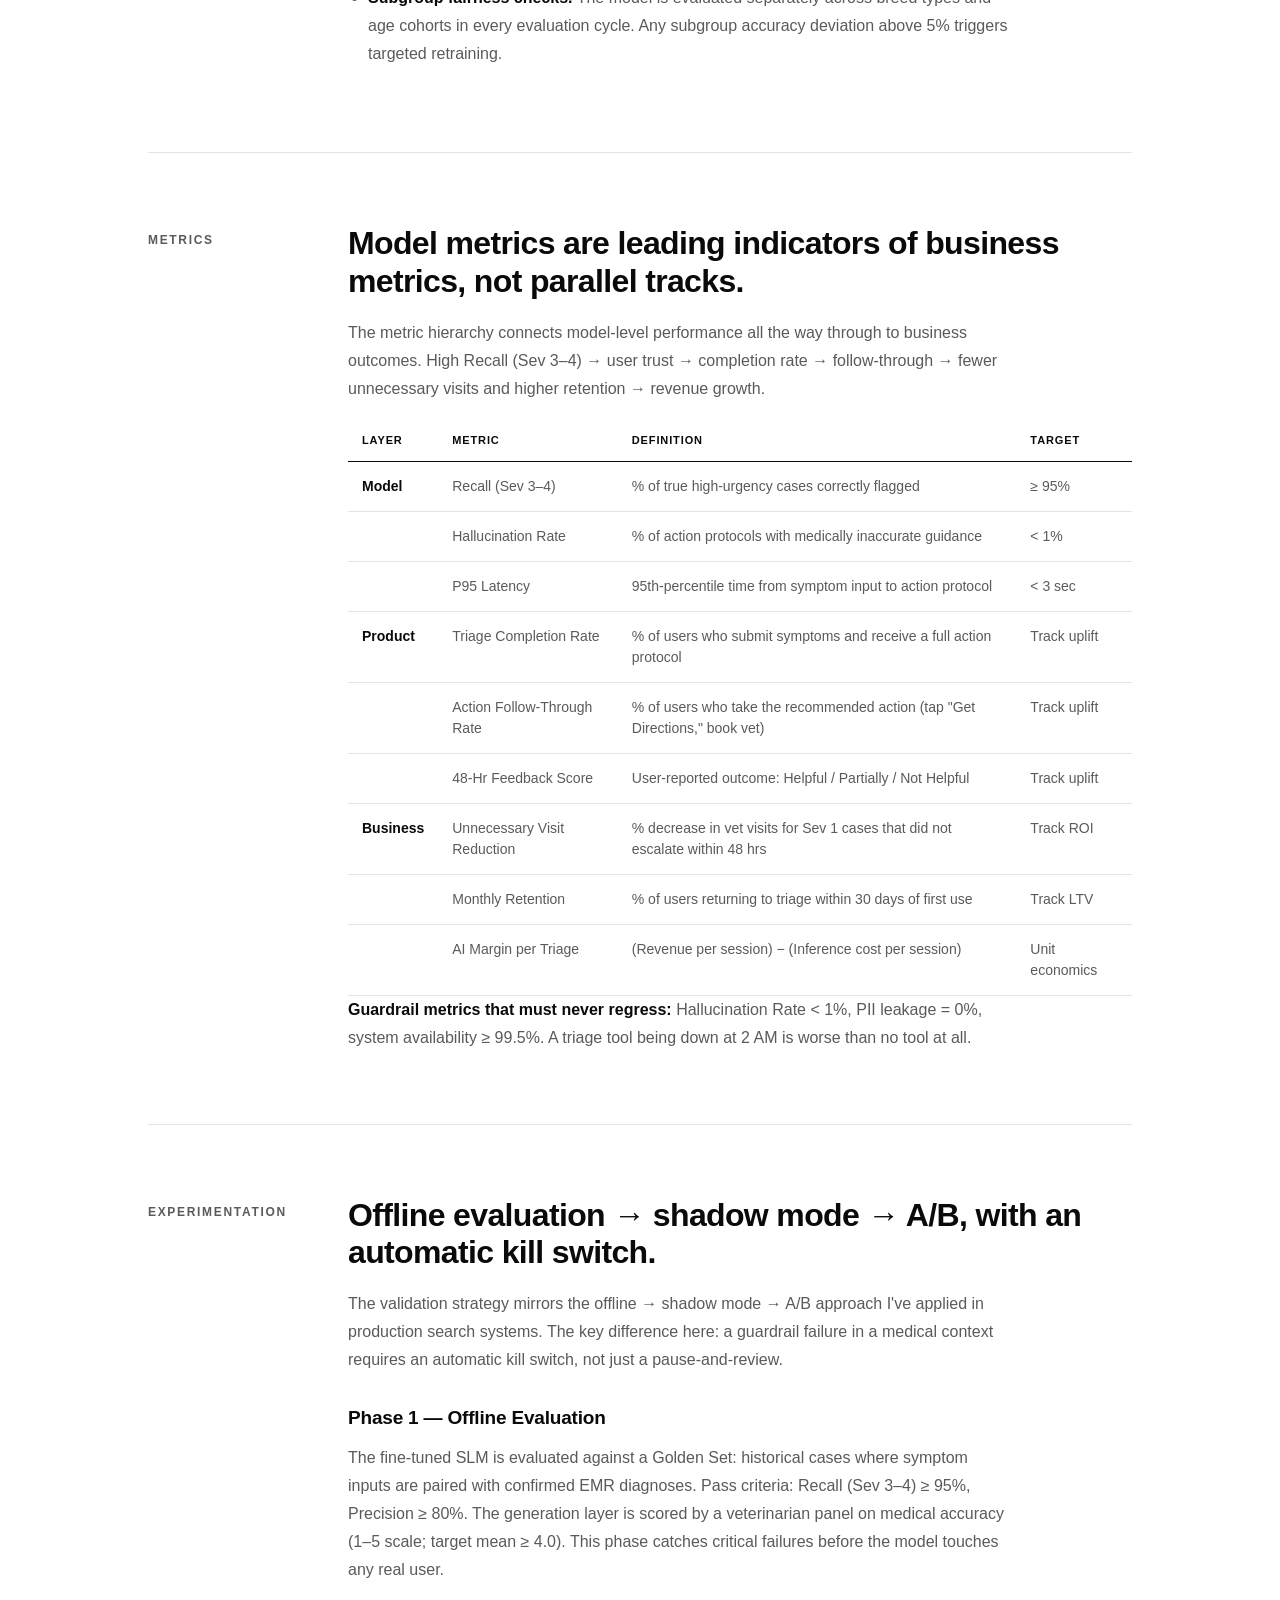
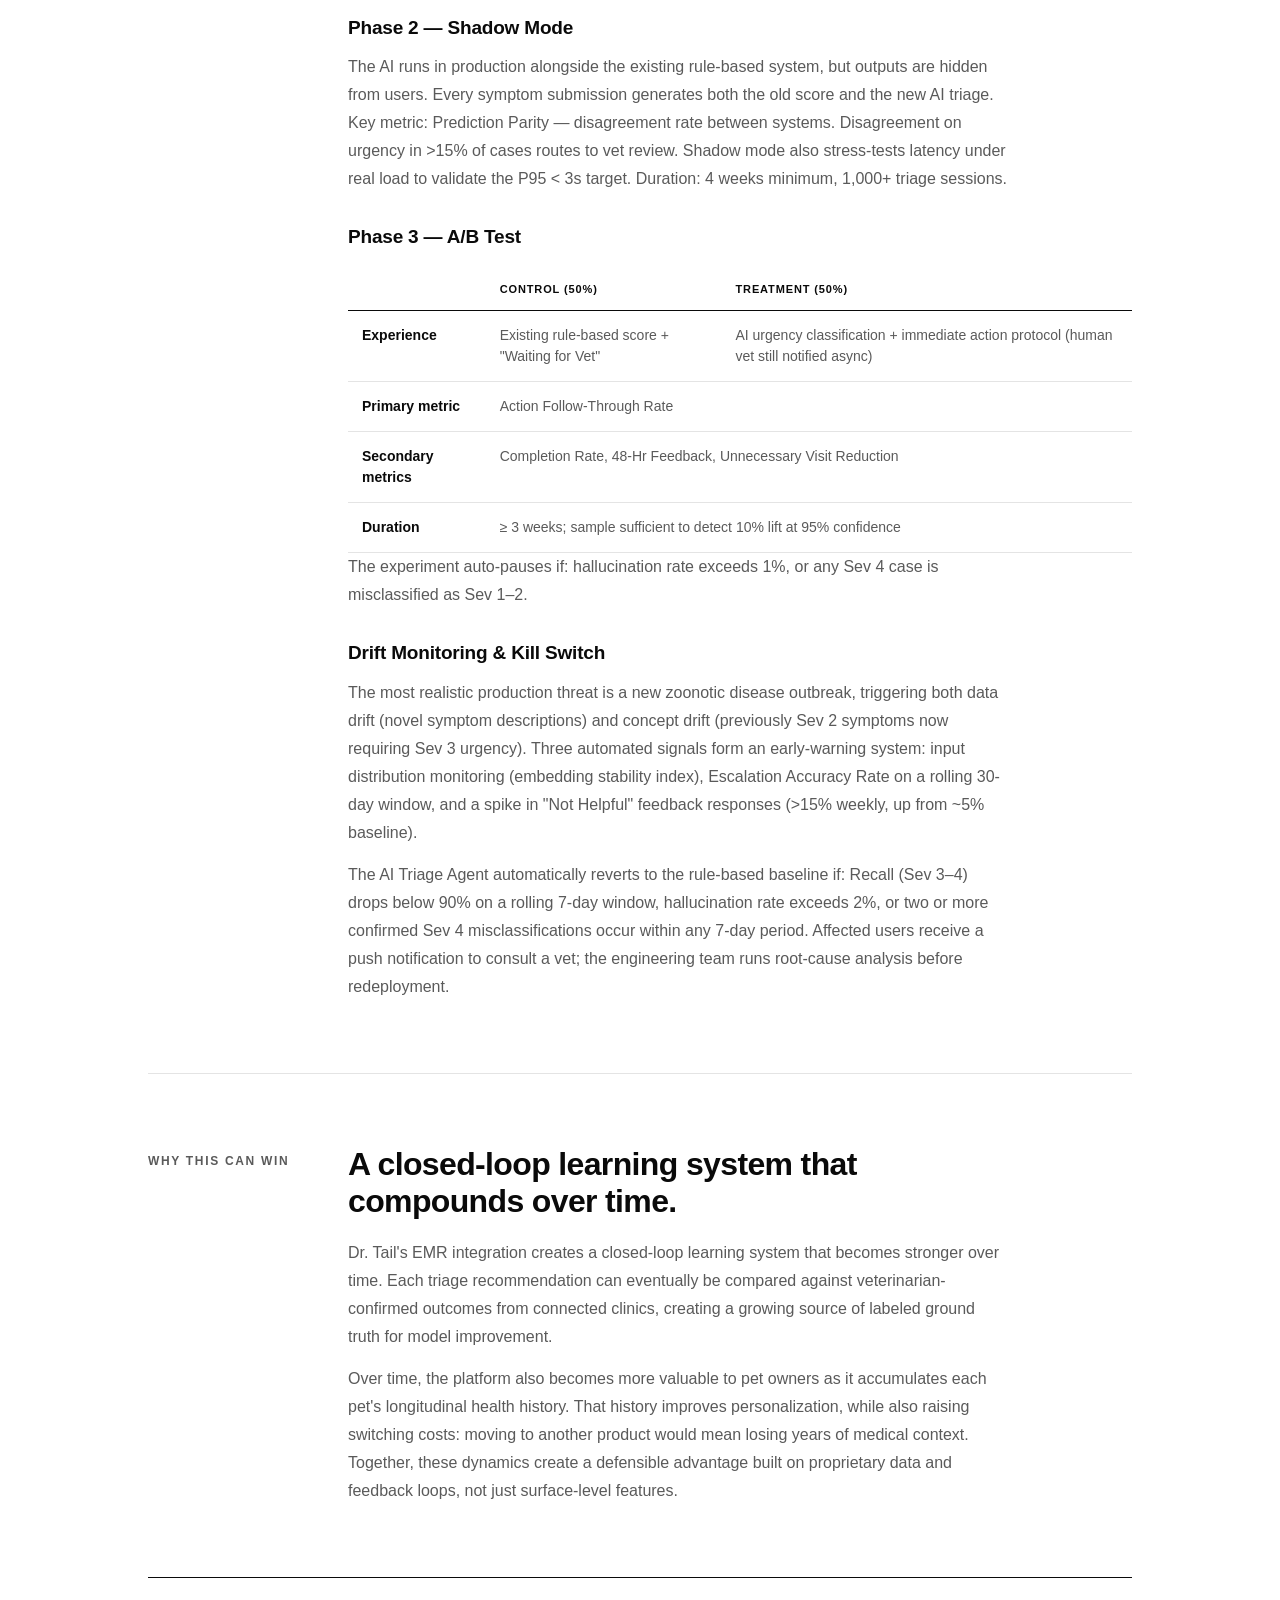
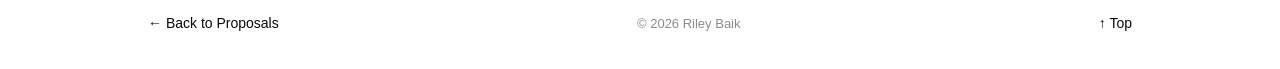
<file: dr-tail-triage-agent (1).html>
<!DOCTYPE html>
<html lang="en">
<head>
<meta charset="UTF-8" />
<meta name="viewport" content="width=device-width, initial-scale=1.0"/>
<title>Dr. Tail Triage Agent — Riley Baik</title>
<link rel="stylesheet" href="style.css">
</head>
<body>

  <div class="top">
    <a href="index.html" class="name">Riley Baik</a>
    <nav class="nav-center">
      <a href="work.html">Work</a>
      <a href="proposals.html">Proposals</a>
      <a href="build.html">Builds</a>
      <a href="writing.html">Writing</a>
    </nav>
    <div class="links">
      <a href="https://linkedin.com/in/r-baik" aria-label="LinkedIn"><svg viewBox="0 0 24 24"><path d="M4.98 3.5a2.5 2.5 0 1 1 0 5 2.5 2.5 0 0 1 0-5zM3 9h4v12H3zM9 9h3.8v1.7h.1c.5-1 1.8-2 3.7-2 4 0 4.7 2.6 4.7 6V21h-4v-5.3c0-1.3 0-2.9-1.8-2.9s-2 1.4-2 2.8V21H9z"/></svg></a>
      <a href="mailto:rileybaik21@gmail.com" aria-label="Email"><svg viewBox="0 0 24 24"><path d="M3 5h18a1 1 0 0 1 1 1v12a1 1 0 0 1-1 1H3a1 1 0 0 1-1-1V6a1 1 0 0 1 1-1zm0 2v.4l9 5.6 9-5.6V7H3zm18 2.3-9 5.6-9-5.6V18h18z"/></svg></a>
    </div>
  </div>

  <aside class="toc" id="toc">
    <div class="proj">Dr. Tail</div>
    <ul>
      <li><a href="#overview">Overview</a></li>
      <li><a href="#intro">Introduction</a></li>
      <li><a href="#problem">The Problem</a></li>
      <li><a href="#framing">AI Problem Framing</a></li>
      <li><a href="#architecture">Architecture</a></li>
      <li><a href="#guardrails">Trust &amp; Guardrails</a></li>
      <li><a href="#metrics">Metrics</a></li>
      <li><a href="#experimentation">Experimentation</a></li>
      <li><a href="#roadmap">Why This Can Win</a></li>
    </ul>
  </aside>

  <div class="wrap">

    <header class="hero">
      <div class="eyebrow">Proposals · Dr. Tail</div>
      <h1>Designing a Real-Time AI Triage Agent for Pet Health</h1>
      <p class="sub">How I would replace a rule-based emergency triage with a real-time AI agent that delivers instant, context-aware action plans.</p>
      <div class="meta">
        <div><div class="l">Type</div><div class="v">Case study</div></div>
        <div><div class="l">Domain</div><div class="v">Pet health · AI/ML</div></div>
        <div><div class="l">AI</div><div class="v">Fine-tuned SLM · RAG</div></div>
        <div><div class="l">Focus</div><div class="v">Responsible AI · Evaluation</div></div>
      </div>
    </header>

    <section class="block" id="overview">
      <div class="grid">
        <div class="aside"><div class="lbl">Overview</div></div>
        <div class="main">
          <h2 class="t">Move from static triage questions to a real-time AI assistant that classifies urgency and escalates safely.</h2>
          <div class="body">
            <p><strong>Problem:</strong> Static questionnaires can slow urgency recognition when pet owners need fast guidance.</p>
            <p><strong>Solution:</strong> A real-time AI assistant that assesses urgency and provides context-aware next-step guidance.</p>
            <p><strong>AI role:</strong> LLM-based urgency classification with safety guardrails, confidence thresholds, and escalation logic.</p>
            <p><strong>PM focus:</strong> Build trust through responsible AI rollout, clear escalation paths, and a robust evaluation framework.</p>
          </div>
        </div>
      </div>
    </section>

    <section class="block" id="intro">
      <div class="grid">
        <div class="aside"><div class="lbl">Introduction</div></div>
        <div class="main">
          <div class="body">
            <p>Dr. Tail positions itself as a 24/7 AI vet platform, but its core triage experience still breaks at the moment users need help most. Instead of delivering immediate guidance, it relies on a rule-based questionnaire and asks users to wait for a human response.</p>
            <p>That gap is more than a UX issue. In high-stress health situations, delay creates both user frustration and safety risk.</p>
            <p>This case study explores how I would redesign that flow as a <strong>Real-Time AI Triage Agent</strong> — one that classifies urgency, delivers context-aware next steps, and is designed with safety, evaluation, and rollout constraints from the start.</p>
          </div>
        </div>
      </div>
    </section>

    <section class="block" id="problem">
      <div class="grid">
        <div class="aside"><div class="lbl">The Problem</div></div>
        <div class="main">
          <h2 class="t">The existing triage flow identifies risk but stops short of actionable guidance.</h2>
          <div class="body">
            <p>Dr. Tail's current triage flow helps identify that something may be wrong, but it stops short at the moment users need the most help. It does not translate urgency into immediate next-step guidance, and it does not interpret symptoms deeply enough in the context of the specific pet. As a result, owners are left waiting in high-stress moments without clear, personalized direction until a veterinarian reviews the case.</p>
          </div>
          <div class="callout">
            <span class="lead">2 AM scenario.</span> A cat owner notices their cat vomiting repeatedly. They open Dr. Tail, answer four questions, and see: "Serious Concern (Level 7). Waiting for Dr. Tail Vet's answer..." — with no guidance on what to do while they wait.
          </div>
          <div class="diagram">
            <div class="lbl">Current experience</div>
            <div class="screens">
              <img src="case-study/dr-tail_IMG_5379.PNG" alt="Dr. Tail emergency level screen">
              <img src="case-study/dr-tail_IMG_5845.PNG" alt="Dr. Tail waiting for vet answer screen">
            </div>
          </div>
          <div class="two">
            <div class="col">
              <div class="clabel">Problem 1 · No immediate actionability</div>
              <p>The current experience identifies possible risk, but it does not help users act on it. In urgent situations, owners need immediate guidance on whether to go to the ER, seek urgent care, or monitor safely at home.</p>
            </div>
            <div class="col">
              <div class="clabel">Problem 2 · Limited contextual interpretation</div>
              <p>The same symptom can signal very different levels of urgency depending on the pet's age, breed, history, and co-occurring symptoms. A rule-based flow can capture obvious cases, but it struggles when severity depends on multiple signals that need to be interpreted together.</p>
            </div>
          </div>
        </div>
      </div>
    </section>

    <section class="block" id="framing">
      <div class="grid">
        <div class="aside"><div class="lbl">AI Problem Framing</div></div>
        <div class="main">
          <h2 class="t">Two sequential AI tasks: classify urgency, then generate an action plan.</h2>
          <div class="body">
            <p>This problem is a strong fit for AI because the product needs to do two things in sequence: interpret urgency from incomplete, context-dependent signals, then turn that assessment into clear next-step guidance.</p>
          </div>

          <h3>Task 1 — Urgency Classification</h3>
          <div class="body">
            <p>Classify the pet's condition into one of four urgency tiers based on the owner's current symptom report (including at least one multimodal input: text, image, or video) and the pet's existing health profile (breed, age, medical history).</p>
          </div>
          <table>
            <thead><tr><th>Severity</th><th>Label</th><th>Directive</th></tr></thead>
            <tbody>
              <tr><td class="chosen">Sev 4</td><td>Immediate ER Visit Now</td><td>Skip full assessment; surface nearest ER via GPS</td></tr>
              <tr><td>Sev 3</td><td>Urgent Care Within 2 Hours</td><td>Action protocol + clinic searching</td></tr>
              <tr><td>Sev 2</td><td>Monitor &amp; Schedule Within 48 Hours</td><td>First-aid steps + follow-up reminder</td></tr>
              <tr><td>Sev 1</td><td>Home Care with Observation</td><td>Self-care checklist + escalation trigger</td></tr>
            </tbody>
          </table>

          <h3>Task 2 — Action Protocol Generation</h3>
          <div class="body">
            <p>Once urgency is classified, generate a context-aware action plan: a short plain-language assessment, 2–3 immediate care steps, and a recommended next action. This is best handled as a grounded generation task using veterinary guidance and the pet's health history.</p>
          </div>

          <h3>Data Strategy</h3>
          <div class="body">
            <p>To make these two AI tasks reliable in practice, the system needs a data strategy that supports strong supervision, broad input coverage, and continuous improvement over time. Three sources work together:</p>
            <ul>
              <li><strong>Cold-start support data:</strong> Public and synthetic examples to expand coverage for owner-language symptom descriptions and rare scenarios.</li>
              <li><strong>Internal clinical data:</strong> Historical cases connecting initial symptom reports to veterinarian-reviewed outcomes — the strongest supervision signal.</li>
              <li><strong>Ongoing feedback loop:</strong> User actions and follow-up outcomes to improve the model over time, especially for edge cases and calibration.</li>
            </ul>
            <p>Labeling relies primarily on vet-reviewed clinical outcomes. For cases where outcomes are ambiguous or clinical stakes are high, expert audits add a validation layer before those examples are used for training.</p>
          </div>
        </div>
      </div>
    </section>

    <section class="block" id="architecture">
      <div class="grid">
        <div class="aside"><div class="lbl">Architecture</div></div>
        <div class="main">
          <h2 class="t">A fine-tuned SLM chosen for clinical accuracy, latency, and privacy.</h2>
          <div class="body">
            <p>For a safety-sensitive triage experience, a fine-tuned Small Language Model (SLM) was the better choice over a general-purpose LLM for three reasons.</p>
          </div>
          <div class="two">
            <div class="col">
              <div class="clabel">Clinical accuracy</div>
              <p>Fine-tuning on vet-validated EMR data creates a domain specialist. A generic LLM is broader, but more likely to produce plausible-sounding guidance that is not clinically reliable.</p>
            </div>
            <div class="col">
              <div class="clabel">Latency + privacy</div>
              <p>Emergency triage requires P95 &lt; 3s response times. A lightweight SLM running on private cloud infrastructure meets that bar without external API calls, giving stronger control over health data privacy and compliance.</p>
            </div>
          </div>
          <div class="diagram">
            <div class="lbl">Two-Layer Model Flow</div>
            <div class="frame"><img src="case-study/dr-tail_diagram.png"></div>
          </div>
        </div>
      </div>
    </section>

    <section class="block" id="guardrails">
      <div class="grid">
        <div class="aside"><div class="lbl">Trust &amp; Guardrails</div></div>
        <div class="main">
          <h2 class="t">Trust is designed across three layers: behavior, uncertainty visibility, and continuous improvement.</h2>
          <div class="body">
            <p>Because this product influences real health decisions for pets, trust and guardrails are core to the product — not a post-launch concern.</p>
          </div>

          <h3>Behavior Design</h3>
          <div class="body">
            <ul>
              <li><strong>Structured output format.</strong> Every response follows a fixed structure: a one-sentence severity assessment, 2–3 immediate care steps, and a single next-step directive. This keeps outputs scannable under stress and prevents the model from drifting into open-ended explanations that delay action.</li>
              <li><strong>No diagnosis, no dosage.</strong> The agent never provides a definitive diagnosis or medication recommendation. All outputs are framed as triage assessments, not clinical conclusions.</li>
              <li><strong>Calm, direct tone.</strong> The agent is warm but never vague — "here's what to do now" rather than "it might be okay."</li>
              <li><strong>Auto-escalation rules.</strong> For known life-threatening symptom patterns (seizures, unresponsiveness, heavy bleeding), the agent skips full assessment and immediately outputs Sev 4 with the nearest ER via GPS.</li>
            </ul>
          </div>

          <h3>Confidence-Aware UI</h3>
          <div class="body">
            <p>Rather than hiding uncertainty, the UI adapts to it:</p>
          </div>
          <table>
            <thead><tr><th>Confidence</th><th>Threshold</th><th>UI behavior</th></tr></thead>
            <tbody>
              <tr><td class="chosen">High</td><td>≥ 85%</td><td>Full action protocol shown</td></tr>
              <tr><td>Moderate</td><td>60–84%</td><td>Protocol + dotted badge + option to provide more detail</td></tr>
              <tr><td class="no">Low</td><td>&lt; 60%</td><td>Route directly to human vet; no uncertain output shown</td></tr>
            </tbody>
          </table>

          <h3>Continuous Improvement</h3>
          <div class="body">
            <ul>
              <li><strong>48-hour follow-up survey.</strong> A push notification asks owners how their pet is doing and whether the guidance was helpful. Responses flagged as "Not helpful" are prioritized for vet review and the next retraining cycle.</li>
              <li><strong>Report an Issue button.</strong> A one-tap correction below every action protocol lets users flag if the urgency felt too high or too low. This disagreement signal feeds directly into the expert audit pipeline.</li>
              <li><strong>Subgroup fairness checks.</strong> The model is evaluated separately across breed types and age cohorts in every evaluation cycle. Any subgroup accuracy deviation above 5% triggers targeted retraining.</li>
            </ul>
          </div>
        </div>
      </div>
    </section>

    <section class="block" id="metrics">
      <div class="grid">
        <div class="aside"><div class="lbl">Metrics</div></div>
        <div class="main wide">
          <h2 class="t">Model metrics are leading indicators of business metrics, not parallel tracks.</h2>
          <div class="body"><p>The metric hierarchy connects model-level performance all the way through to business outcomes. High Recall (Sev 3–4) → user trust → completion rate → follow-through → fewer unnecessary visits and higher retention → revenue growth.</p></div>
          <table>
            <thead><tr><th>Layer</th><th>Metric</th><th>Definition</th><th>Target</th></tr></thead>
            <tbody>
              <tr><td class="chosen">Model</td><td>Recall (Sev 3–4)</td><td>% of true high-urgency cases correctly flagged</td><td>≥ 95%</td></tr>
              <tr><td></td><td>Hallucination Rate</td><td>% of action protocols with medically inaccurate guidance</td><td>&lt; 1%</td></tr>
              <tr><td></td><td>P95 Latency</td><td>95th-percentile time from symptom input to action protocol</td><td>&lt; 3 sec</td></tr>
              <tr><td class="chosen">Product</td><td>Triage Completion Rate</td><td>% of users who submit symptoms and receive a full action protocol</td><td>Track uplift</td></tr>
              <tr><td></td><td>Action Follow-Through Rate</td><td>% of users who take the recommended action (tap "Get Directions," book vet)</td><td>Track uplift</td></tr>
              <tr><td></td><td>48-Hr Feedback Score</td><td>User-reported outcome: Helpful / Partially / Not Helpful</td><td>Track uplift</td></tr>
              <tr><td class="chosen">Business</td><td>Unnecessary Visit Reduction</td><td>% decrease in vet visits for Sev 1 cases that did not escalate within 48 hrs</td><td>Track ROI</td></tr>
              <tr><td></td><td>Monthly Retention</td><td>% of users returning to triage within 30 days of first use</td><td>Track LTV</td></tr>
              <tr><td></td><td>AI Margin per Triage</td><td>(Revenue per session) − (Inference cost per session)</td><td>Unit economics</td></tr>
            </tbody>
          </table>
          <div class="body"><p><strong>Guardrail metrics that must never regress:</strong> Hallucination Rate &lt; 1%, PII leakage = 0%, system availability ≥ 99.5%. A triage tool being down at 2 AM is worse than no tool at all.</p></div>
        </div>
      </div>
    </section>

    <section class="block" id="experimentation">
      <div class="grid">
        <div class="aside"><div class="lbl">Experimentation</div></div>
        <div class="main wide">
          <h2 class="t">Offline evaluation → shadow mode → A/B, with an automatic kill switch.</h2>
          <div class="body"><p>The validation strategy mirrors the offline → shadow mode → A/B approach I've applied in production search systems. The key difference here: a guardrail failure in a medical context requires an automatic kill switch, not just a pause-and-review.</p></div>

          <h3>Phase 1 — Offline Evaluation</h3>
          <div class="body"><p>The fine-tuned SLM is evaluated against a Golden Set: historical cases where symptom inputs are paired with confirmed EMR diagnoses. Pass criteria: Recall (Sev 3–4) ≥ 95%, Precision ≥ 80%. The generation layer is scored by a veterinarian panel on medical accuracy (1–5 scale; target mean ≥ 4.0). This phase catches critical failures before the model touches any real user.</p></div>

          <h3>Phase 2 — Shadow Mode</h3>
          <div class="body"><p>The AI runs in production alongside the existing rule-based system, but outputs are hidden from users. Every symptom submission generates both the old score and the new AI triage. Key metric: Prediction Parity — disagreement rate between systems. Disagreement on urgency in &gt;15% of cases routes to vet review. Shadow mode also stress-tests latency under real load to validate the P95 &lt; 3s target. Duration: 4 weeks minimum, 1,000+ triage sessions.</p></div>

          <h3>Phase 3 — A/B Test</h3>
          <table>
            <thead><tr><th></th><th>Control (50%)</th><th>Treatment (50%)</th></tr></thead>
            <tbody>
              <tr><td class="chosen">Experience</td><td>Existing rule-based score + "Waiting for Vet"</td><td>AI urgency classification + immediate action protocol (human vet still notified async)</td></tr>
              <tr><td class="chosen">Primary metric</td><td colspan="2">Action Follow-Through Rate</td></tr>
              <tr><td class="chosen">Secondary metrics</td><td colspan="2">Completion Rate, 48-Hr Feedback, Unnecessary Visit Reduction</td></tr>
              <tr><td class="chosen">Duration</td><td colspan="2">≥ 3 weeks; sample sufficient to detect 10% lift at 95% confidence</td></tr>
            </tbody>
          </table>
          <div class="body"><p>The experiment auto-pauses if: hallucination rate exceeds 1%, or any Sev 4 case is misclassified as Sev 1–2.</p></div>

          <h3>Drift Monitoring &amp; Kill Switch</h3>
          <div class="body">
            <p>The most realistic production threat is a new zoonotic disease outbreak, triggering both data drift (novel symptom descriptions) and concept drift (previously Sev 2 symptoms now requiring Sev 3 urgency). Three automated signals form an early-warning system: input distribution monitoring (embedding stability index), Escalation Accuracy Rate on a rolling 30-day window, and a spike in "Not Helpful" feedback responses (&gt;15% weekly, up from ~5% baseline).</p>
            <p>The AI Triage Agent automatically reverts to the rule-based baseline if: Recall (Sev 3–4) drops below 90% on a rolling 7-day window, hallucination rate exceeds 2%, or two or more confirmed Sev 4 misclassifications occur within any 7-day period. Affected users receive a push notification to consult a vet; the engineering team runs root-cause analysis before redeployment.</p>
          </div>
        </div>
      </div>
    </section>

    <section class="block" id="roadmap">
      <div class="grid">
        <div class="aside"><div class="lbl">Why This Can Win</div></div>
        <div class="main">
          <h2 class="t">A closed-loop learning system that compounds over time.</h2>
          <div class="body">
            <p>Dr. Tail's EMR integration creates a closed-loop learning system that becomes stronger over time. Each triage recommendation can eventually be compared against veterinarian-confirmed outcomes from connected clinics, creating a growing source of labeled ground truth for model improvement.</p>
            <p>Over time, the platform also becomes more valuable to pet owners as it accumulates each pet's longitudinal health history. That history improves personalization, while also raising switching costs: moving to another product would mean losing years of medical context. Together, these dynamics create a defensible advantage built on proprietary data and feedback loops, not just surface-level features.</p>
          </div>
        </div>
      </div>
    </section>

    <div class="foot">
      <a href="proposals.html">← Back to Proposals</a>
      <span class="copy">© 2026 Riley Baik</span>
      <a href="#top">↑ Top</a>
    </div>

  </div>

  <script>
    const toc = document.getElementById('toc');
    const hero = document.querySelector('.hero');
    const sections = document.querySelectorAll('section[id]');
    const links = document.querySelectorAll('.toc a');
    new IntersectionObserver(([e]) => { toc.classList.toggle('visible', !e.isIntersecting); }, { threshold: 0 }).observe(hero);
    const obs = new IntersectionObserver((entries) => {
      entries.forEach(entry => { if (entry.isIntersecting) {
        links.forEach(a => a.classList.remove('active'));
        const active = document.querySelector(`.toc a[href="#${entry.target.id}"]`);
        if (active) active.classList.add('active');
      }});
    }, { rootMargin: '-15% 0px -70% 0px' });
    sections.forEach(s => obs.observe(s));
    links.forEach(a => a.addEventListener('click', e => {
      e.preventDefault();
      const t = document.querySelector(a.getAttribute('href'));
      if (t) t.scrollIntoView({ behavior: 'smooth', block: 'start' });
    }));
  </script>
</body>
</html>
</file>
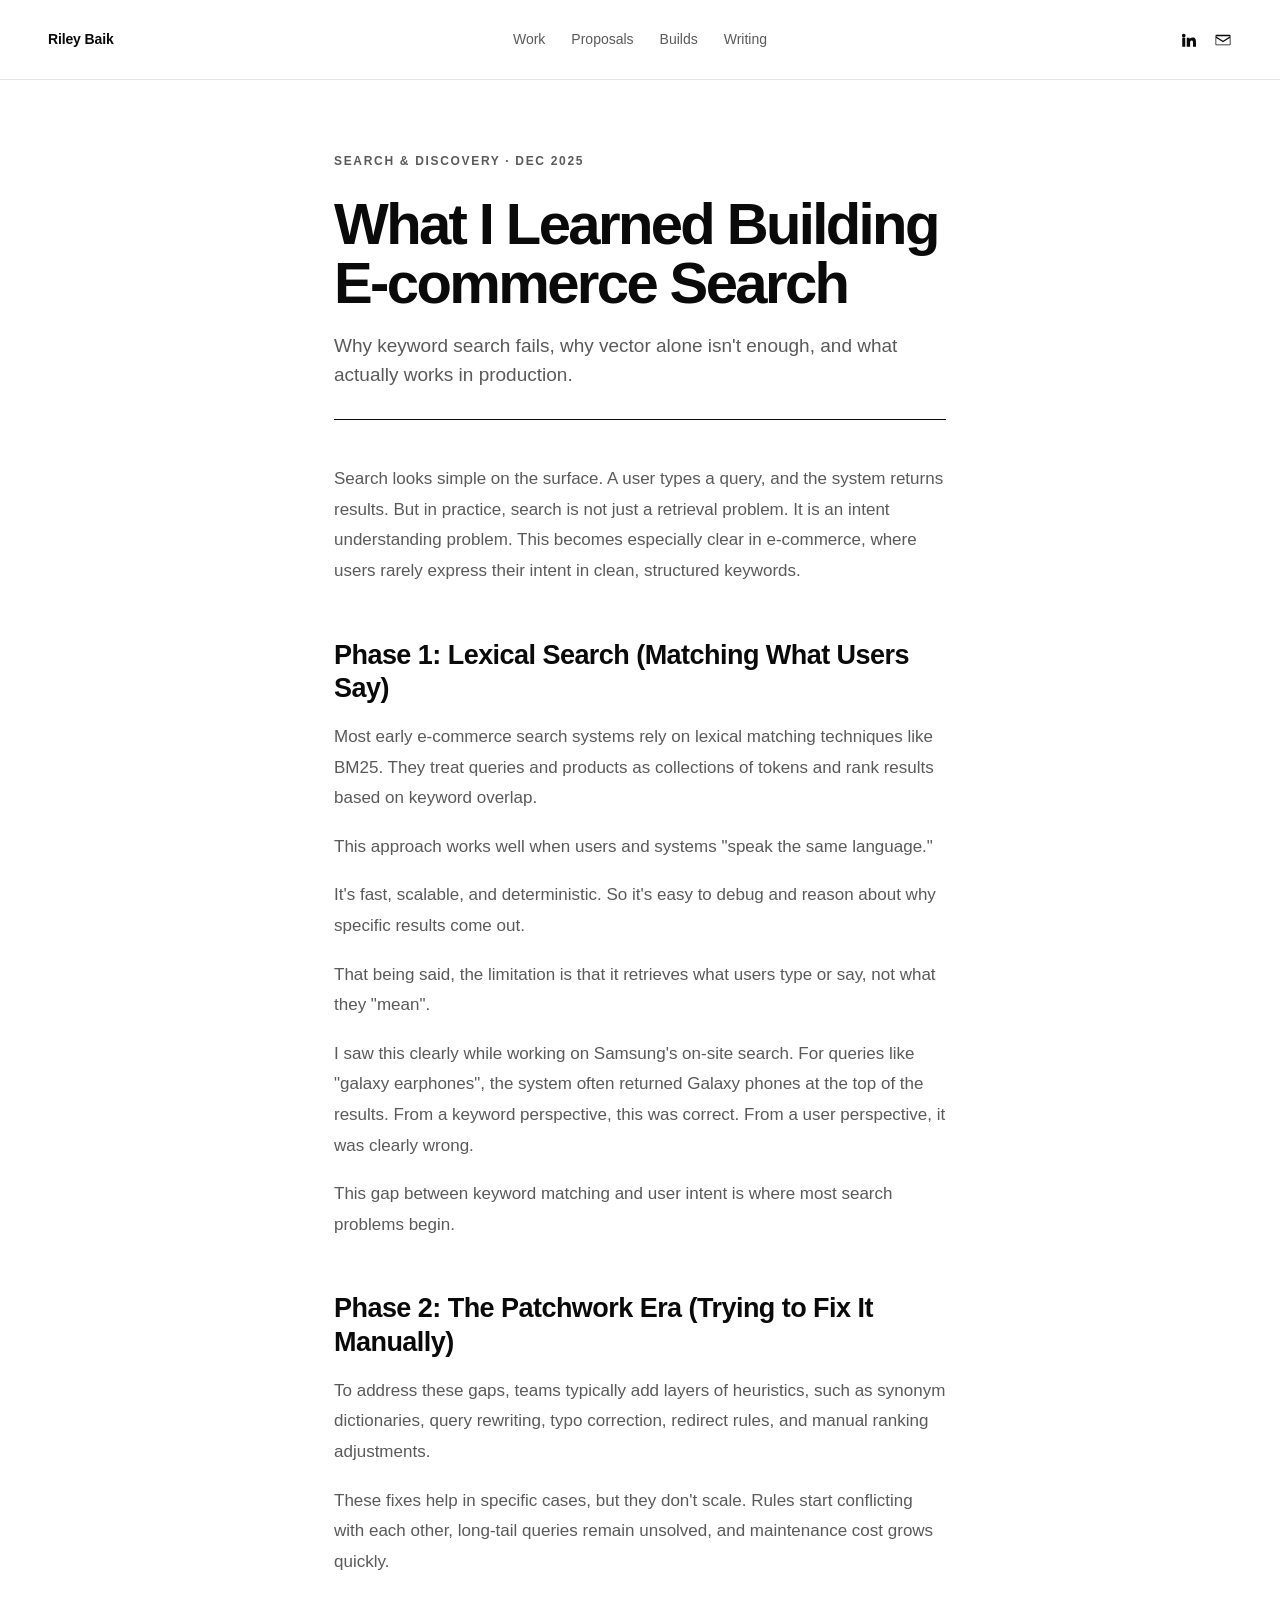
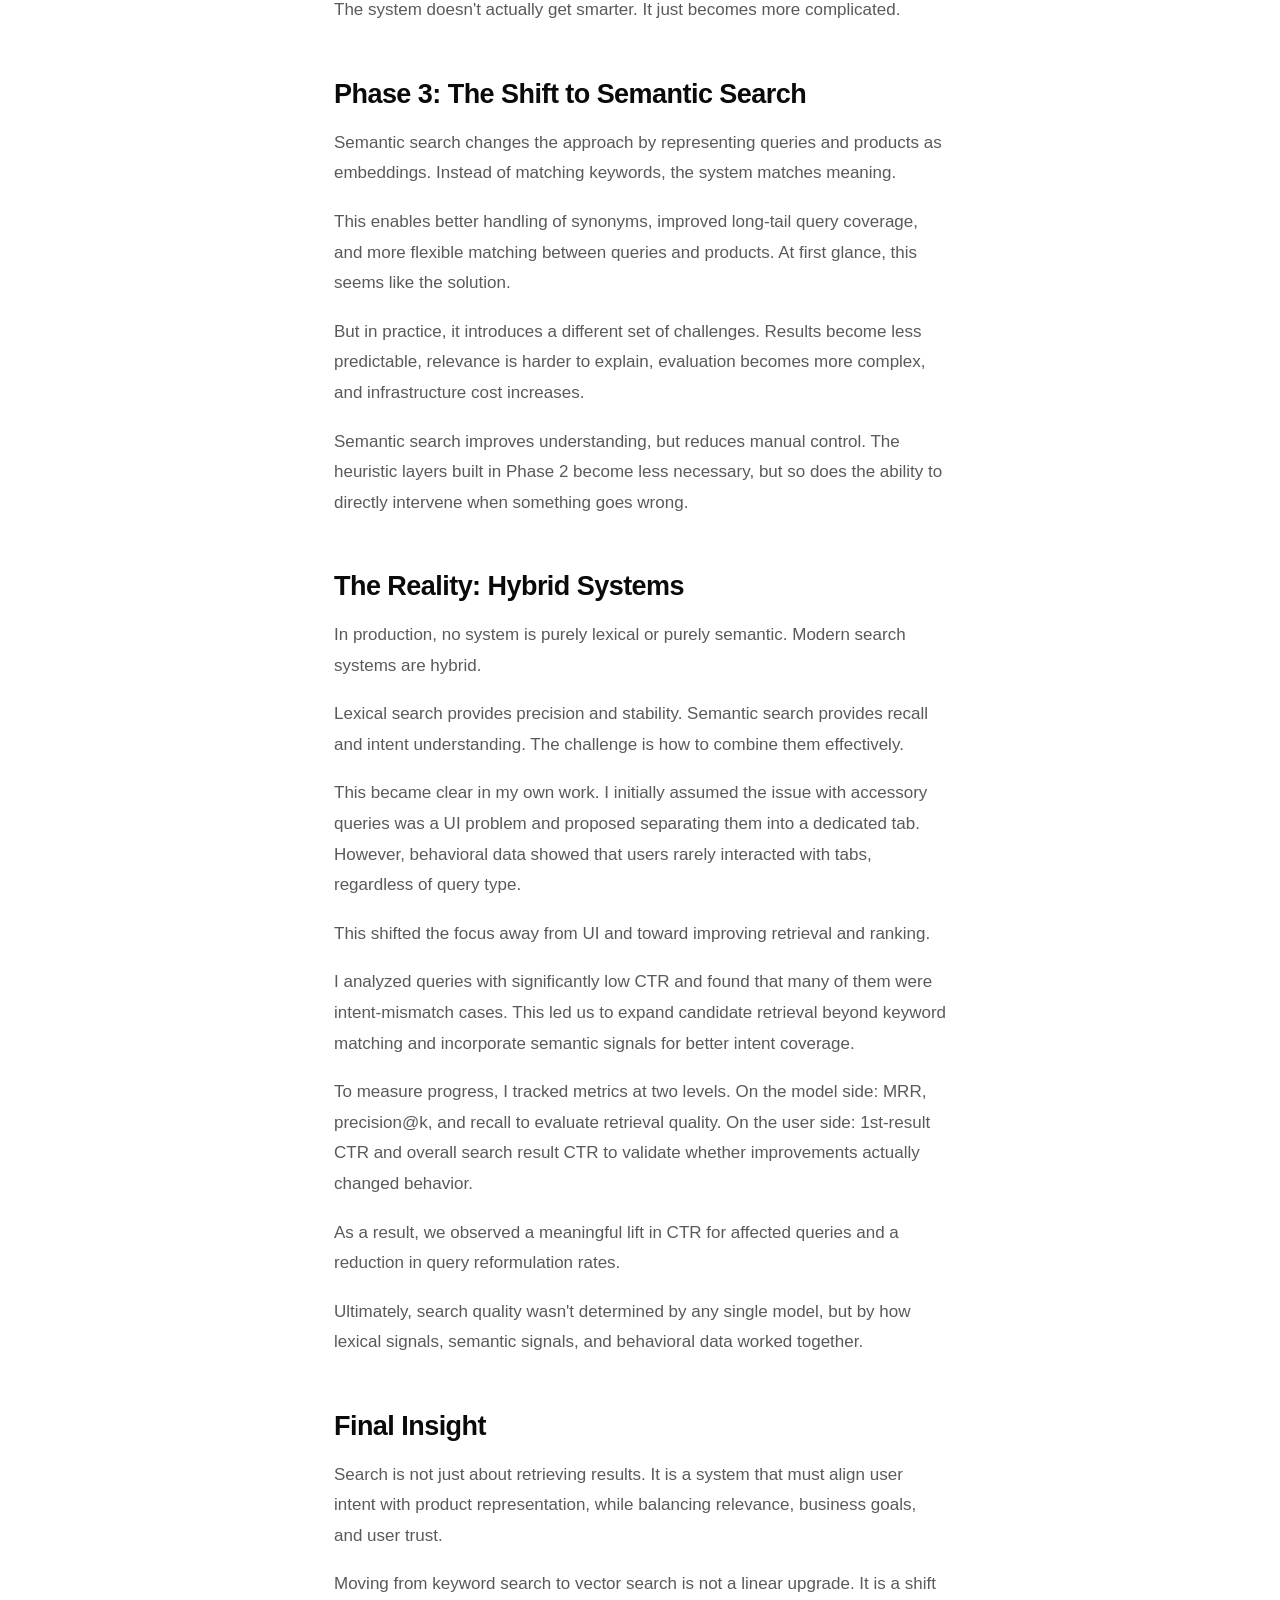
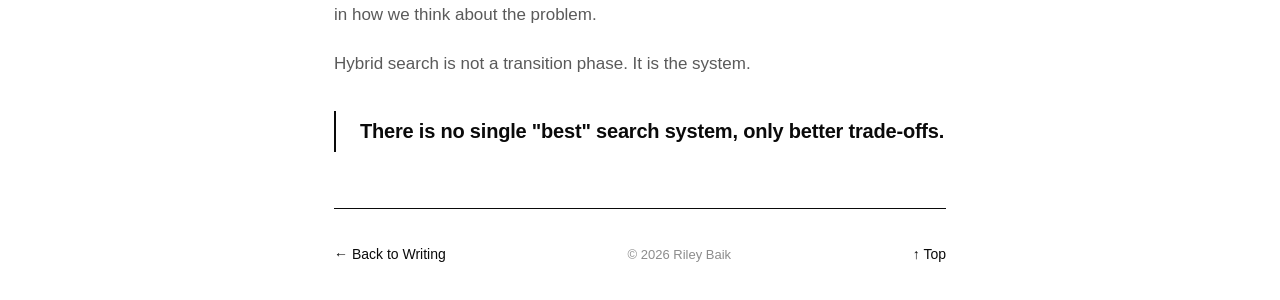
<file: ecommerce-search.html>
<!DOCTYPE html>
<html lang="en">
<head>
<meta charset="UTF-8" />
<meta name="viewport" content="width=device-width, initial-scale=1.0"/>
<title>What I Learned Building E-commerce Search — Riley Baik</title>
<link rel="stylesheet" href="style.css">
</head>
<body>

  <div class="top">
    <a href="index.html" class="name">Riley Baik</a>
    <nav class="nav-center">
      <a href="work.html">Work</a>
      <a href="proposals.html">Proposals</a>
      <a href="build.html">Builds</a>
      <a href="writing.html">Writing</a>
    </nav>
    <div class="links">
      <a href="https://linkedin.com/in/r-baik" aria-label="LinkedIn"><svg viewBox="0 0 24 24"><path d="M4.98 3.5a2.5 2.5 0 1 1 0 5 2.5 2.5 0 0 1 0-5zM3 9h4v12H3zM9 9h3.8v1.7h.1c.5-1 1.8-2 3.7-2 4 0 4.7 2.6 4.7 6V21h-4v-5.3c0-1.3 0-2.9-1.8-2.9s-2 1.4-2 2.8V21H9z"/></svg></a>
      <a href="mailto:rileybaik21@gmail.com" aria-label="Email"><svg viewBox="0 0 24 24"><path d="M3 5h18a1 1 0 0 1 1 1v12a1 1 0 0 1-1 1H3a1 1 0 0 1-1-1V6a1 1 0 0 1 1-1zm0 2v.4l9 5.6 9-5.6V7H3zm18 2.3-9 5.6-9-5.6V18h18z"/></svg></a>
    </div>
  </div>

  <div class="essay">

    <header class="hero">
      <div class="eyebrow">Search &amp; Discovery · Dec 2025</div>
      <h1>What I Learned Building E-commerce Search</h1>
      <p class="sub">Why keyword search fails, why vector alone isn't enough, and what actually works in production.</p>
    </header>

    <article class="article">

      <p>Search looks simple on the surface. A user types a query, and the system returns results. But in practice, search is not just a retrieval problem. It is an intent understanding problem. This becomes especially clear in e-commerce, where users rarely express their intent in clean, structured keywords.</p>

      <h2>Phase 1: Lexical Search (Matching What Users Say)</h2>
      <p>Most early e-commerce search systems rely on lexical matching techniques like BM25. They treat queries and products as collections of tokens and rank results based on keyword overlap.</p>
      <p>This approach works well when users and systems "speak the same language."</p>
      <p>It's fast, scalable, and deterministic. So it's easy to debug and reason about why specific results come out.</p>
      <p>That being said, the limitation is that it retrieves what users type or say, not what they "mean".</p>
      <p>I saw this clearly while working on Samsung's on-site search. For queries like "galaxy earphones", the system often returned Galaxy phones at the top of the results. From a keyword perspective, this was correct. From a user perspective, it was clearly wrong.</p>
      <p>This gap between keyword matching and user intent is where most search problems begin.</p>

      <h2>Phase 2: The Patchwork Era (Trying to Fix It Manually)</h2>
      <p>To address these gaps, teams typically add layers of heuristics, such as synonym dictionaries, query rewriting, typo correction, redirect rules, and manual ranking adjustments.</p>
      <p>These fixes help in specific cases, but they don't scale. Rules start conflicting with each other, long-tail queries remain unsolved, and maintenance cost grows quickly.</p>
      <p>The system doesn't actually get smarter. It just becomes more complicated.</p>

      <h2>Phase 3: The Shift to Semantic Search</h2>
      <p>Semantic search changes the approach by representing queries and products as embeddings. Instead of matching keywords, the system matches meaning.</p>
      <p>This enables better handling of synonyms, improved long-tail query coverage, and more flexible matching between queries and products. At first glance, this seems like the solution.</p>
      <p>But in practice, it introduces a different set of challenges. Results become less predictable, relevance is harder to explain, evaluation becomes more complex, and infrastructure cost increases.</p>
      <p>Semantic search improves understanding, but reduces manual control. The heuristic layers built in Phase 2 become less necessary, but so does the ability to directly intervene when something goes wrong.</p>

      <h2>The Reality: Hybrid Systems</h2>
      <p>In production, no system is purely lexical or purely semantic. Modern search systems are hybrid.</p>
      <p>Lexical search provides precision and stability. Semantic search provides recall and intent understanding. The challenge is how to combine them effectively.</p>
      <p>This became clear in my own work. I initially assumed the issue with accessory queries was a UI problem and proposed separating them into a dedicated tab. However, behavioral data showed that users rarely interacted with tabs, regardless of query type.</p>
      <p>This shifted the focus away from UI and toward improving retrieval and ranking.</p>
      <p>I analyzed queries with significantly low CTR and found that many of them were intent-mismatch cases. This led us to expand candidate retrieval beyond keyword matching and incorporate semantic signals for better intent coverage.</p>
      <p>To measure progress, I tracked metrics at two levels. On the model side: MRR, precision@k, and recall to evaluate retrieval quality. On the user side: 1st-result CTR and overall search result CTR to validate whether improvements actually changed behavior.</p>
      <p>As a result, we observed a meaningful lift in CTR for affected queries and a reduction in query reformulation rates.</p>
      <p>Ultimately, search quality wasn't determined by any single model, but by how lexical signals, semantic signals, and behavioral data worked together.</p>

      <h2>Final Insight</h2>
      <p>Search is not just about retrieving results. It is a system that must align user intent with product representation, while balancing relevance, business goals, and user trust.</p>
      <p>Moving from keyword search to vector search is not a linear upgrade. It is a shift in how we think about the problem.</p>
      <p>Hybrid search is not a transition phase. It is the system.</p>
      <blockquote><p>There is no single "best" search system, only better trade-offs.</p></blockquote>

    </article>

    <div class="foot">
      <a href="writing.html">← Back to Writing</a>
      <span class="copy">© 2026 Riley Baik</span>
      <a href="#">↑ Top</a>
    </div>

  </div>

</body>
</html>
</file>
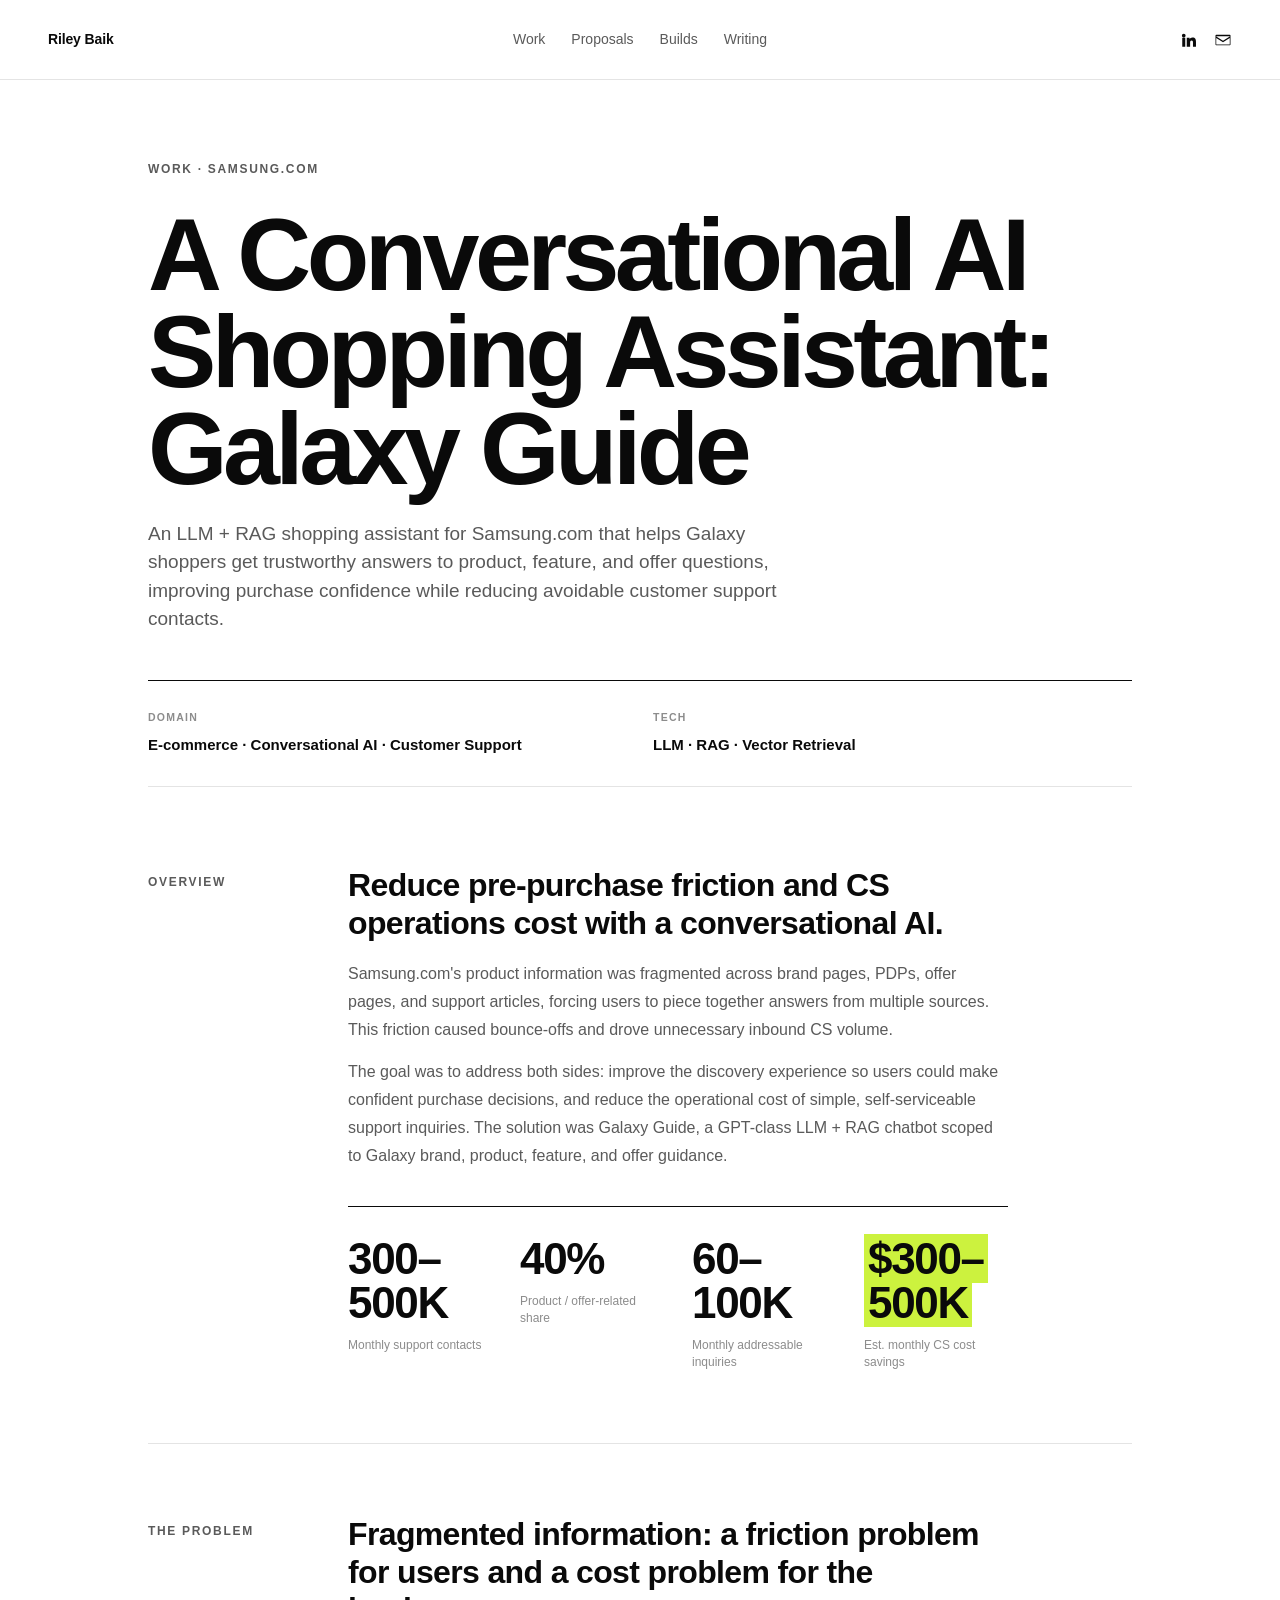
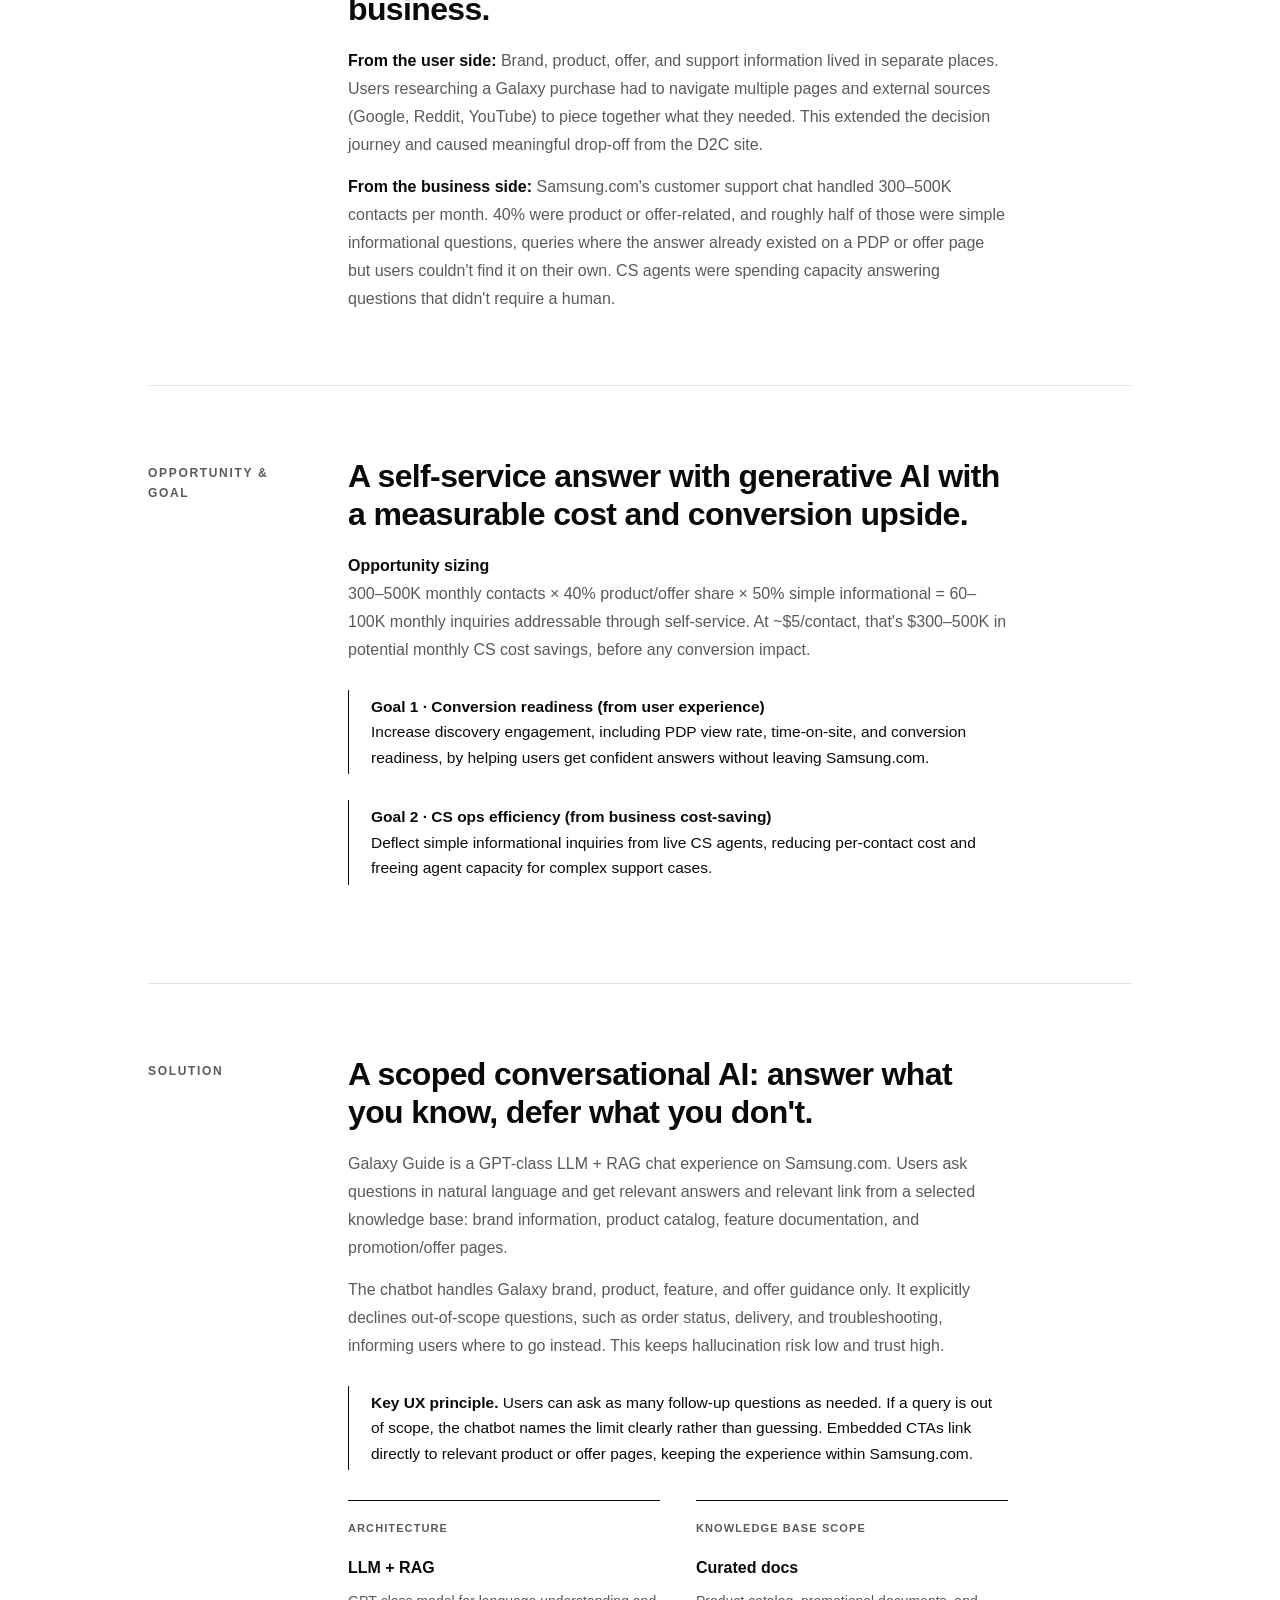
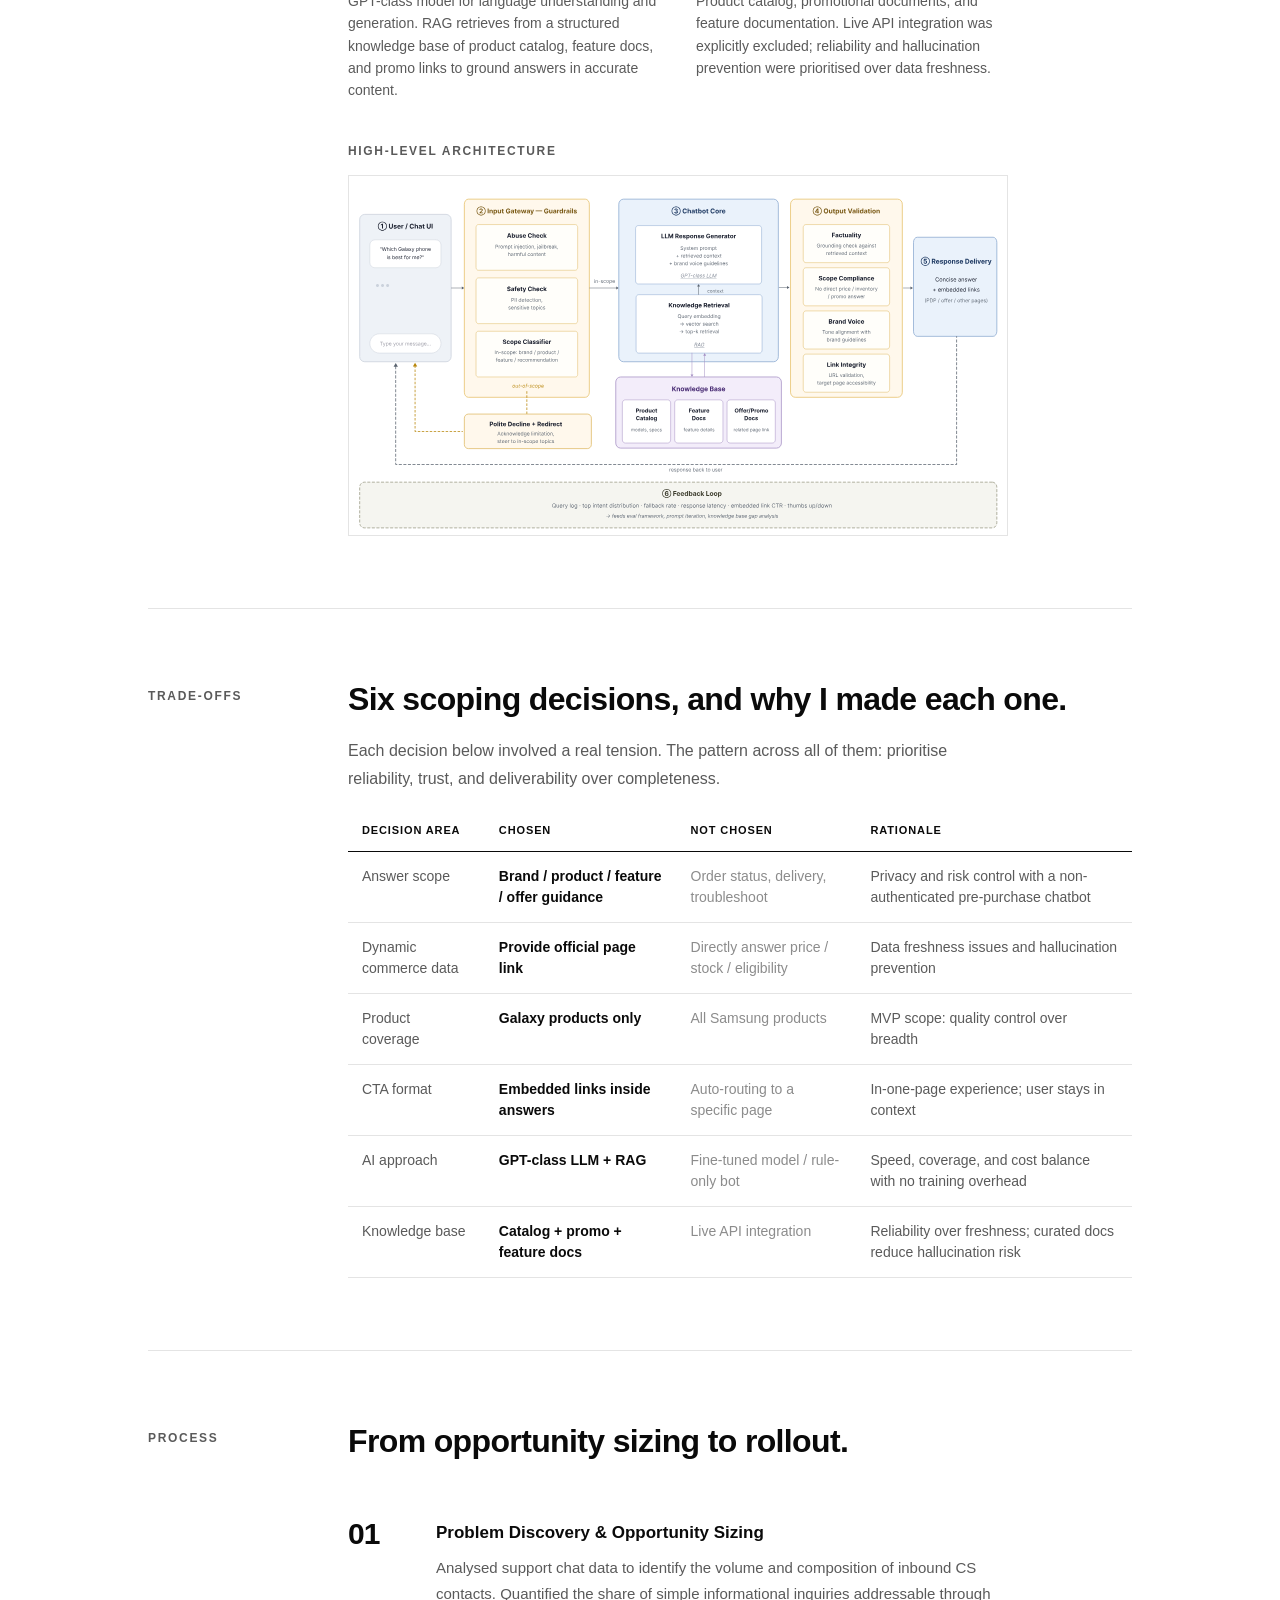
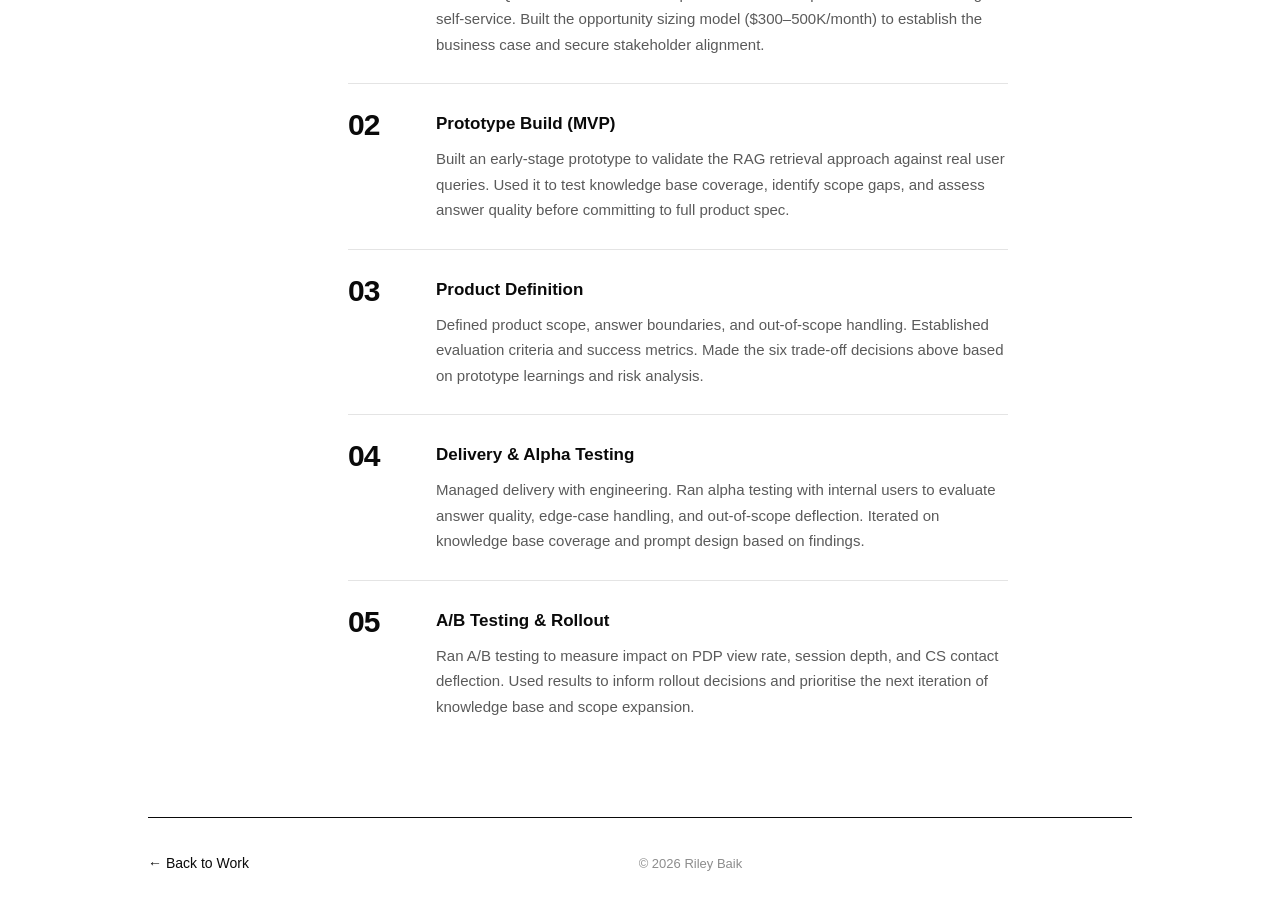
<file: galaxy-guide-chat.html>
<!DOCTYPE html>
<html lang="en">
<head>
<meta charset="UTF-8" />
<meta name="viewport" content="width=device-width, initial-scale=1.0"/>
<title>Galaxy Guide — Riley Baik</title>
<link rel="stylesheet" href="style.css">
</head>
<body>

  <div class="top">
    <a href="index.html" class="name">Riley Baik</a>
    <nav class="nav-center">
      <a href="work.html">Work</a>
      <a href="proposals.html">Proposals</a>
      <a href="build.html">Builds</a>
      <a href="writing.html">Writing</a>
    </nav>
    <div class="links">
      <a href="https://linkedin.com/in/r-baik" aria-label="LinkedIn"><svg viewBox="0 0 24 24"><path d="M4.98 3.5a2.5 2.5 0 1 1 0 5 2.5 2.5 0 0 1 0-5zM3 9h4v12H3zM9 9h3.8v1.7h.1c.5-1 1.8-2 3.7-2 4 0 4.7 2.6 4.7 6V21h-4v-5.3c0-1.3 0-2.9-1.8-2.9s-2 1.4-2 2.8V21H9z"/></svg></a>
      <a href="mailto:rileybaik21@gmail.com" aria-label="Email"><svg viewBox="0 0 24 24"><path d="M3 5h18a1 1 0 0 1 1 1v12a1 1 0 0 1-1 1H3a1 1 0 0 1-1-1V6a1 1 0 0 1 1-1zm0 2v.4l9 5.6 9-5.6V7H3zm18 2.3-9 5.6-9-5.6V18h18z"/></svg></a>
    </div>
  </div>

  <aside class="toc" id="toc">
    <div class="proj">Galaxy Guide</div>
    <ul>
      <li><a href="#overview">Overview</a></li>
      <li><a href="#problem">The Problem</a></li>
      <li><a href="#opportunity">Opportunity & Goal</a></li>
      <li><a href="#solution">Solution</a></li>
      <li><a href="#tradeoffs">Trade-offs</a></li>
      <li><a href="#process">Process</a></li>
    </ul>
  </aside>

  <div class="wrap">

    <header class="hero">
      <div class="eyebrow">Work · Samsung.com</div>
      <h1>A Conversational AI Shopping Assistant: Galaxy Guide</h1>
      <p class="sub">An LLM + RAG shopping assistant for Samsung.com that helps Galaxy shoppers get trustworthy answers to product, feature, and offer questions, improving purchase confidence while reducing avoidable customer support contacts.</p>
      <div class="meta">
        <div><div class="l">Domain</div><div class="v">E-commerce · Conversational AI · Customer Support</div></div>
        <div><div class="l">Tech</div><div class="v">LLM · RAG · Vector Retrieval</div></div>
        
      </div>
    </header>

    <section class="block" id="overview">
      <div class="grid">
        <div class="aside"><div class="lbl">Overview</div></div>
        <div class="main">
          <h2 class="t">Reduce pre-purchase friction and CS operations cost with a conversational AI.</h2>
          <div class="body">
            <p>Samsung.com's product information was fragmented across brand pages, PDPs, offer pages, and support articles, forcing users to piece together answers from multiple sources. This friction caused bounce-offs and drove unnecessary inbound CS volume.</p>
            <p>The goal was to address both sides: improve the discovery experience so users could make confident purchase decisions, and reduce the operational cost of simple, self-serviceable support inquiries. The solution was Galaxy Guide, a GPT-class LLM + RAG chatbot scoped to Galaxy brand, product, feature, and offer guidance.</p>
          </div>
          <div class="stats">
            <div class="stat"><div class="n">300–500K</div><div class="sl">Monthly support contacts</div></div>
            <div class="stat"><div class="n">40%</div><div class="sl">Product / offer-related share</div></div>
            <div class="stat"><div class="n">60–100K</div><div class="sl">Monthly addressable inquiries</div></div>
            <div class="stat"><div class="n"><span class="hl">$300–500K</span></div><div class="sl">Est. monthly CS cost savings</div></div>
          </div>
        </div>
      </div>
    </section>

    <section class="block" id="problem">
      <div class="grid">
        <div class="aside"><div class="lbl">The Problem</div></div>
        <div class="main">
          <h2 class="t">Fragmented information: a friction problem for users and a cost problem for the business.</h2>
          <div class="body">
            <p><strong>From the user side:</strong> Brand, product, offer, and support information lived in separate places. Users researching a Galaxy purchase had to navigate multiple pages and external sources (Google, Reddit, YouTube) to piece together what they needed. This extended the decision journey and caused meaningful drop-off from the D2C site.</p>
            <p><strong>From the business side:</strong> Samsung.com's customer support chat handled 300–500K contacts per month. 40% were product or offer-related, and roughly half of those were simple informational questions, queries where the answer already existed on a PDP or offer page but users couldn't find it on their own. CS agents were spending capacity answering questions that didn't require a human.</p>
          </div>
        </div>
      </div>
    </section>

<section class="block" id="opportunity">
  <div class="grid">
    <div class="aside"><div class="lbl">Opportunity &amp; Goal</div></div>
    <div class="main">
      <h2 class="t">A self-service answer with generative AI with a measurable cost and conversion upside.</h2>
      <div class="body">
            <p><strong>Opportunity sizing</strong> <br>
              300–500K monthly contacts × 40% product/offer share × 50% simple informational = 60–100K monthly inquiries addressable through self-service. At ~$5/contact, that's $300–500K in potential monthly CS cost savings, before any conversion impact.
      </div>
        <div class="callout">
              <span class="lead">Goal 1 · Conversion readiness (from user experience)</span> <br> Increase discovery engagement, including PDP view rate, time-on-site, and conversion readiness, by helping users get confident answers without leaving Samsung.com.
        </div>
        <div class="callout">
              <span class="lead">Goal 2 · CS ops efficiency (from business cost-saving)</span> <br> Deflect simple informational inquiries from live CS agents, reducing per-contact cost and freeing agent capacity for complex support cases.
        </div>
  </div>
</section>

    <section class="block" id="solution">
      <div class="grid">
        <div class="aside"><div class="lbl">Solution</div></div>
        <div class="main">
          <h2 class="t">A scoped conversational AI: answer what you know, defer what you don't.</h2>
          <div class="body">
            <p>Galaxy Guide is a GPT-class LLM + RAG chat experience on Samsung.com. Users ask questions in natural language and get relevant answers and relevant link from a selected knowledge base: brand information, product catalog, feature documentation, and promotion/offer pages.</p>
            <p>The chatbot handles Galaxy brand, product, feature, and offer guidance only. It explicitly declines out-of-scope questions, such as order status, delivery, and troubleshooting, informing users where to go instead. This keeps hallucination risk low and trust high.</p>
          </div>
          <div class="callout">
            <span class="lead">Key UX principle.</span> Users can ask as many follow-up questions as needed. If a query is out of scope, the chatbot names the limit clearly rather than guessing. Embedded CTAs link directly to relevant product or offer pages, keeping the experience within Samsung.com.
          </div>
          <div class="two">
            <div class="col"><div class="clabel">Architecture</div><h4>LLM + RAG</h4><p>GPT-class model for language understanding and generation. RAG retrieves from a structured knowledge base of product catalog, feature docs, and promo links to ground answers in accurate content.</p></div>
            <div class="col"><div class="clabel">Knowledge base scope</div><h4>Curated docs</h4><p>Product catalog, promotional documents, and feature documentation. Live API integration was explicitly excluded; reliability and hallucination prevention were prioritised over data freshness.</p></div>
          </div>
          <div class="diagram">
            <div class="lbl">High-level Architecture</div>
            <!-- replace .frame with <img src="diagram_chatbot.svg"> when SVG is ready -->
            <div class="frame"><img src="diagram_chatbot.svg"></div>
          </div>
        </div>
      </div>
    </section>

    <section class="block" id="tradeoffs">
      <div class="grid">
        <div class="aside"><div class="lbl">Trade-offs</div></div>
        <div class="main wide">
          <h2 class="t">Six scoping decisions, and why I made each one.</h2>
          <div class="body"><p>Each decision below involved a real tension. The pattern across all of them: prioritise reliability, trust, and deliverability over completeness.</p></div>
          <table>
            <thead><tr><th>Decision area</th><th>Chosen</th><th>Not chosen</th><th>Rationale</th></tr></thead>
            <tbody>
              <tr><td>Answer scope</td><td class="chosen">Brand / product / feature / offer guidance</td><td class="no">Order status, delivery, troubleshoot</td><td>Privacy and risk control with a non-authenticated pre-purchase chatbot</td></tr>
              <tr><td>Dynamic commerce data</td><td class="chosen">Provide official page link</td><td class="no">Directly answer price / stock / eligibility</td><td>Data freshness issues and hallucination prevention</td></tr>
              <tr><td>Product coverage</td><td class="chosen">Galaxy products only</td><td class="no">All Samsung products</td><td>MVP scope: quality control over breadth</td></tr>
              <tr><td>CTA format</td><td class="chosen">Embedded links inside answers</td><td class="no">Auto-routing to a specific page</td><td>In-one-page experience; user stays in context</td></tr>
              <tr><td>AI approach</td><td class="chosen">GPT-class LLM + RAG</td><td class="no">Fine-tuned model / rule-only bot</td><td>Speed, coverage, and cost balance with no training overhead</td></tr>
              <tr><td>Knowledge base</td><td class="chosen">Catalog + promo + feature docs</td><td class="no">Live API integration</td><td>Reliability over freshness; curated docs reduce hallucination risk</td></tr>
            </tbody>
          </table>
        </div>
      </div>
    </section>

    <section class="block" id="process">
      <div class="grid">
        <div class="aside"><div class="lbl">Process</div></div>
        <div class="main">
          <h2 class="t">From opportunity sizing to rollout.</h2>
          <div class="steps">
            <div class="step"><div class="sn">01</div><div><div class="st">Problem Discovery &amp; Opportunity Sizing</div><div class="sb">Analysed support chat data to identify the volume and composition of inbound CS contacts. Quantified the share of simple informational inquiries addressable through self-service. Built the opportunity sizing model ($300–500K/month) to establish the business case and secure stakeholder alignment.</div></div></div>
            <div class="step"><div class="sn">02</div><div><div class="st">Prototype Build (MVP)</div><div class="sb">Built an early-stage prototype to validate the RAG retrieval approach against real user queries. Used it to test knowledge base coverage, identify scope gaps, and assess answer quality before committing to full product spec.</div></div></div>
            <div class="step"><div class="sn">03</div><div><div class="st">Product Definition</div><div class="sb">Defined product scope, answer boundaries, and out-of-scope handling. Established evaluation criteria and success metrics. Made the six trade-off decisions above based on prototype learnings and risk analysis.</div></div></div>
            <div class="step"><div class="sn">04</div><div><div class="st">Delivery &amp; Alpha Testing</div><div class="sb">Managed delivery with engineering. Ran alpha testing with internal users to evaluate answer quality, edge-case handling, and out-of-scope deflection. Iterated on knowledge base coverage and prompt design based on findings.</div></div></div>
            <div class="step"><div class="sn">05</div><div><div class="st">A/B Testing &amp; Rollout</div><div class="sb">Ran A/B testing to measure impact on PDP view rate, session depth, and CS contact deflection. Used results to inform rollout decisions and prioritise the next iteration of knowledge base and scope expansion.</div></div></div>
          </div>
        </div>
      </div>
    </section>

    <div class="foot">
      <a href="work.html">← Back to Work</a>
      <span class="copy">© 2026 Riley Baik</span>
      <a href=" "> </a>
    </div>

  </div>

  <script>
    const toc = document.getElementById('toc');
    const hero = document.querySelector('.hero');
    const sections = document.querySelectorAll('section[id]');
    const links = document.querySelectorAll('.toc a');
    new IntersectionObserver(([e]) => { toc.classList.toggle('visible', !e.isIntersecting); }, { threshold: 0 }).observe(hero);
    const obs = new IntersectionObserver((entries) => {
      entries.forEach(entry => { if (entry.isIntersecting) {
        links.forEach(a => a.classList.remove('active'));
        const active = document.querySelector(`.toc a[href="#${entry.target.id}"]`);
        if (active) active.classList.add('active');
      }});
    }, { rootMargin: '-15% 0px -70% 0px' });
    sections.forEach(s => obs.observe(s));
    links.forEach(a => a.addEventListener('click', e => {
      e.preventDefault();
      const t = document.querySelector(a.getAttribute('href'));
      if (t) t.scrollIntoView({ behavior: 'smooth', block: 'start' });
    }));
  </script>
</body>
</html>
</file>
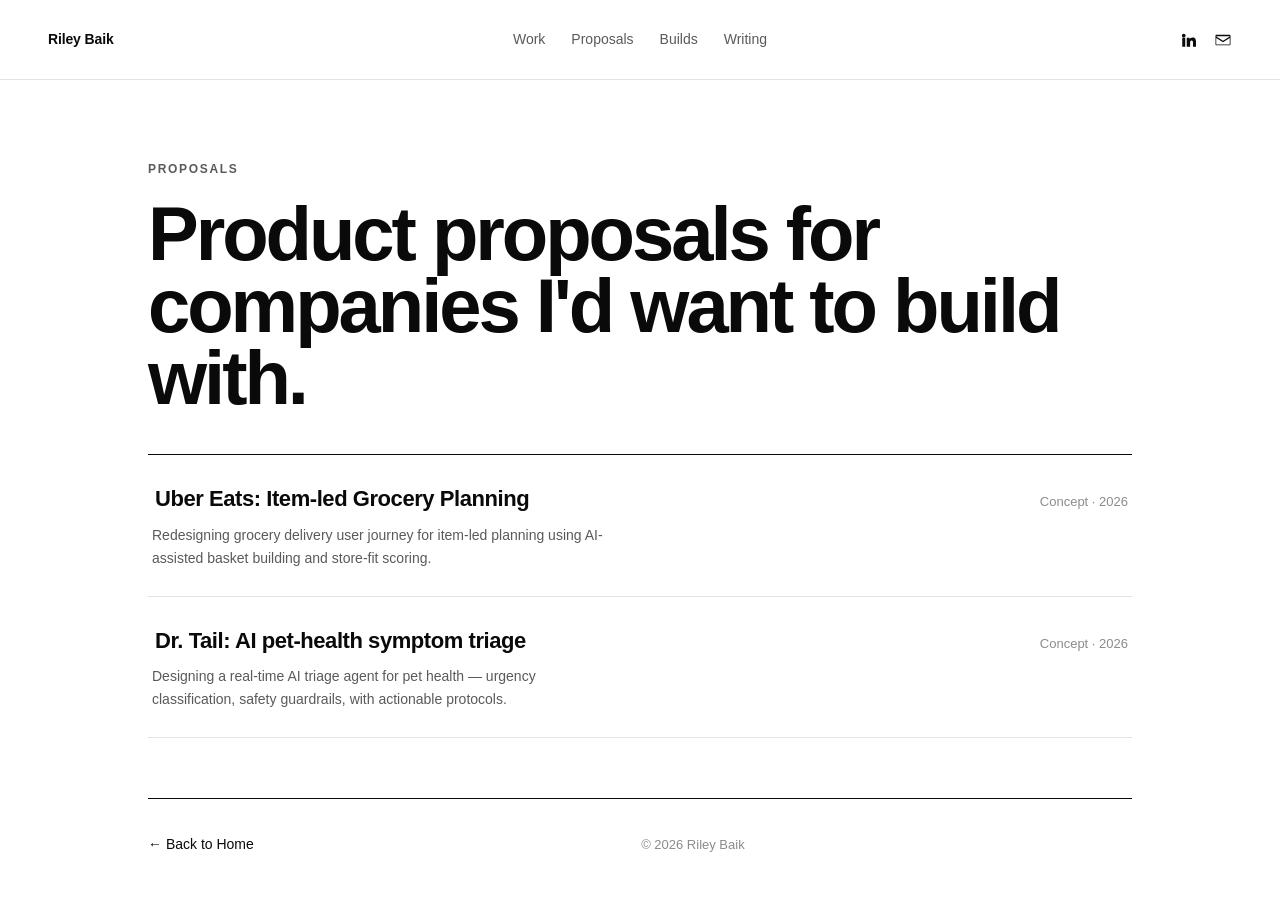
<file: proposals.html>
<!DOCTYPE html>
<html lang="en">
<head>
<meta charset="UTF-8" />
<meta name="viewport" content="width=device-width, initial-scale=1.0"/>
<title>Proposals — Riley Baik</title>
<link rel="stylesheet" href="style.css">
</head>
<body>

  <div class="top">
    <a href="index.html" class="name">Riley Baik</a>
    <nav class="nav-center">
      <a href="work.html">Work</a>
      <a href="proposals.html">Proposals</a>
      <a href="build.html">Builds</a>
      <a href="writing.html">Writing</a>
    </nav>
    <div class="links">
      <a href="https://linkedin.com/in/r-baik" aria-label="LinkedIn"><svg viewBox="0 0 24 24"><path d="M4.98 3.5a2.5 2.5 0 1 1 0 5 2.5 2.5 0 0 1 0-5zM3 9h4v12H3zM9 9h3.8v1.7h.1c.5-1 1.8-2 3.7-2 4 0 4.7 2.6 4.7 6V21h-4v-5.3c0-1.3 0-2.9-1.8-2.9s-2 1.4-2 2.8V21H9z"/></svg></a>
      <a href="mailto:rileybaik21@gmail.com" aria-label="Email"><svg viewBox="0 0 24 24"><path d="M3 5h18a1 1 0 0 1 1 1v12a1 1 0 0 1-1 1H3a1 1 0 0 1-1-1V6a1 1 0 0 1 1-1zm0 2v.4l9 5.6 9-5.6V7H3zm18 2.3-9 5.6-9-5.6V18h18z"/></svg></a>
    </div>
  </div>

  <div class="wrap">
    <div class="list-head">
      <span class="eyebrow">Proposals</span>
      <h1>Product proposals for companies I'd want to build with.</h1>
    </div>
    <div class="rows">
      <a class="row" href="uber-eats-grocery.html">
        <div>
          <div class="rt">Uber Eats: Item-led Grocery Planning</div>
          <div class="rd">Redesigning grocery delivery user journey for item-led planning using AI-assisted basket building and store-fit scoring.</div>
        </div>
        <div class="rm">Concept · 2026</div>
      </a>
      <a class="row" href="dr-tail-triage-agent (1).html">
        <div>
          <div class="rt">Dr. Tail: AI pet-health symptom triage</div>
          <div class="rd">Designing a real-time AI triage agent for pet health — urgency classification, safety guardrails, with actionable protocols.</div>
        </div>
        <div class="rm">Concept · 2026</div>
      </a>
    </div>
    <div class="foot">
      <a href="index.html">← Back to Home</a>
      <span class="copy">© 2026 Riley Baik</span>
      <a href=" "> </a>
    </div>
  </div>

</body>
</html>
</file>
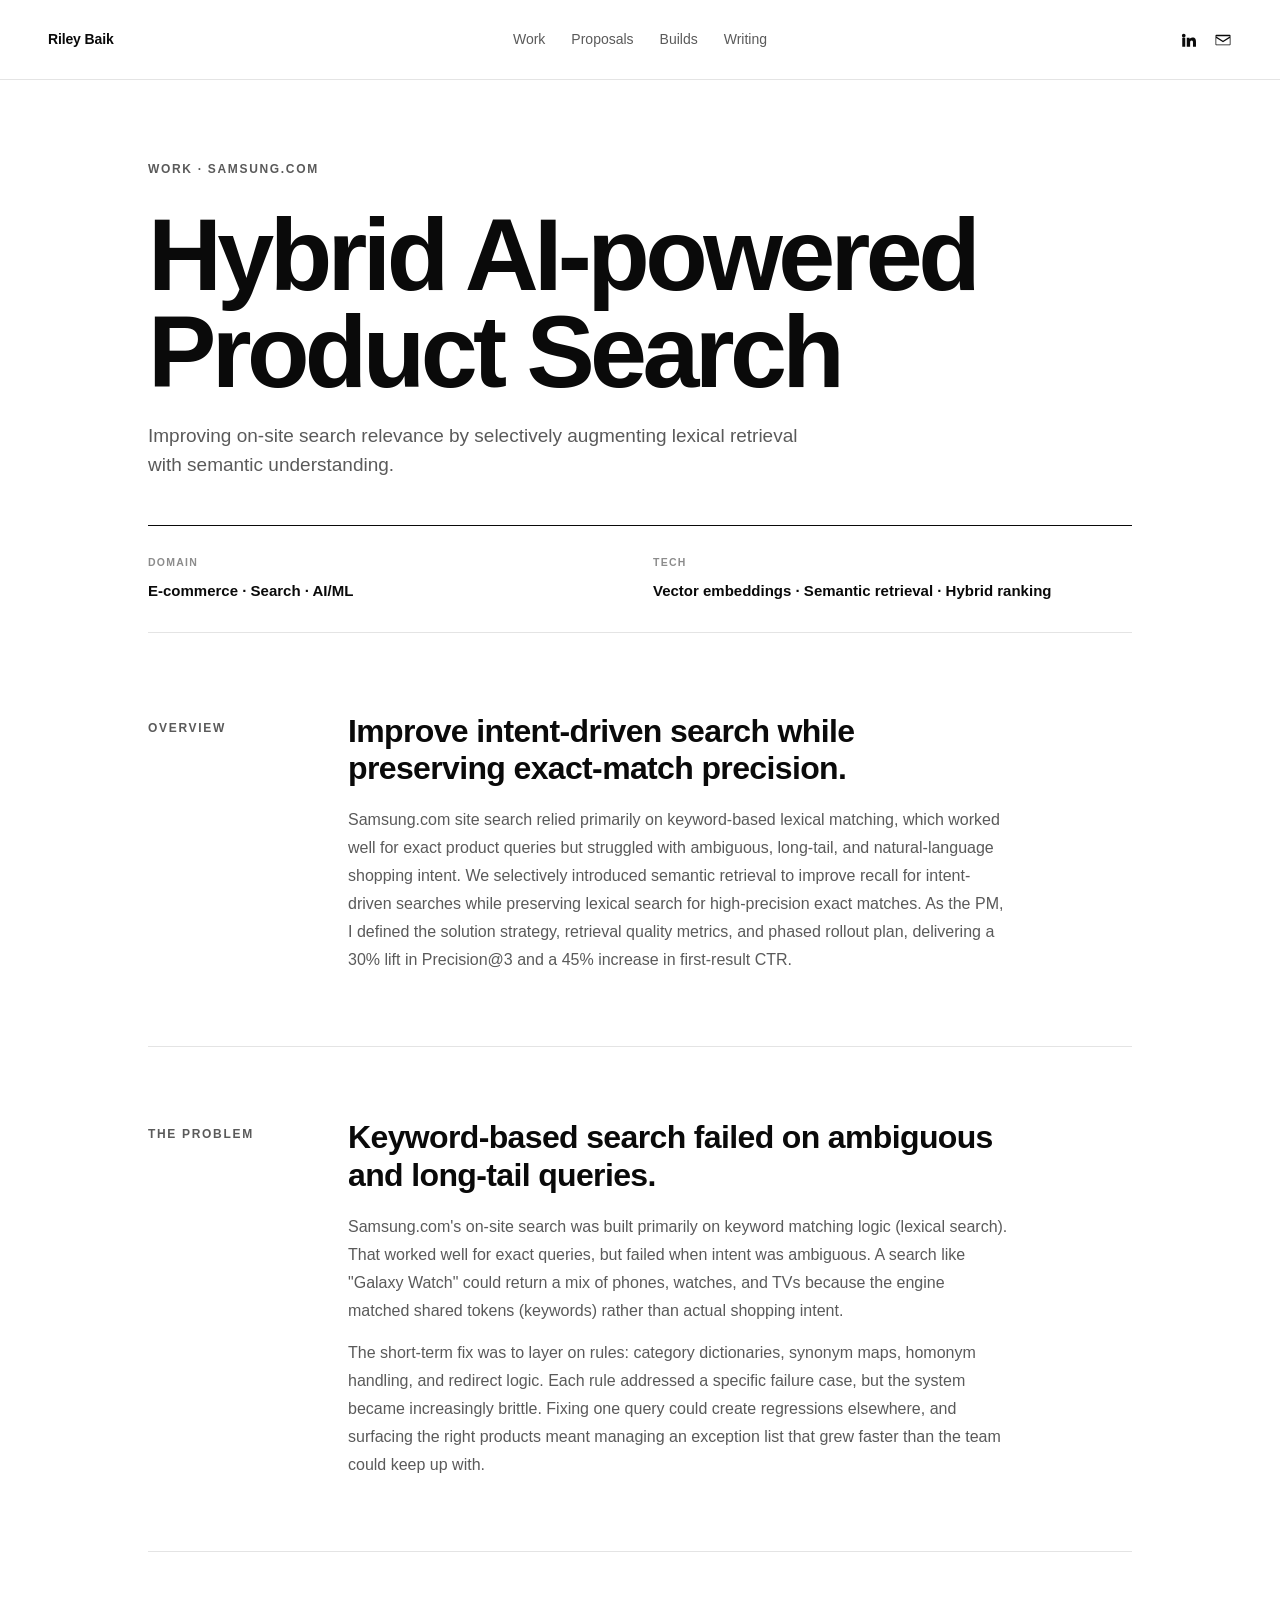
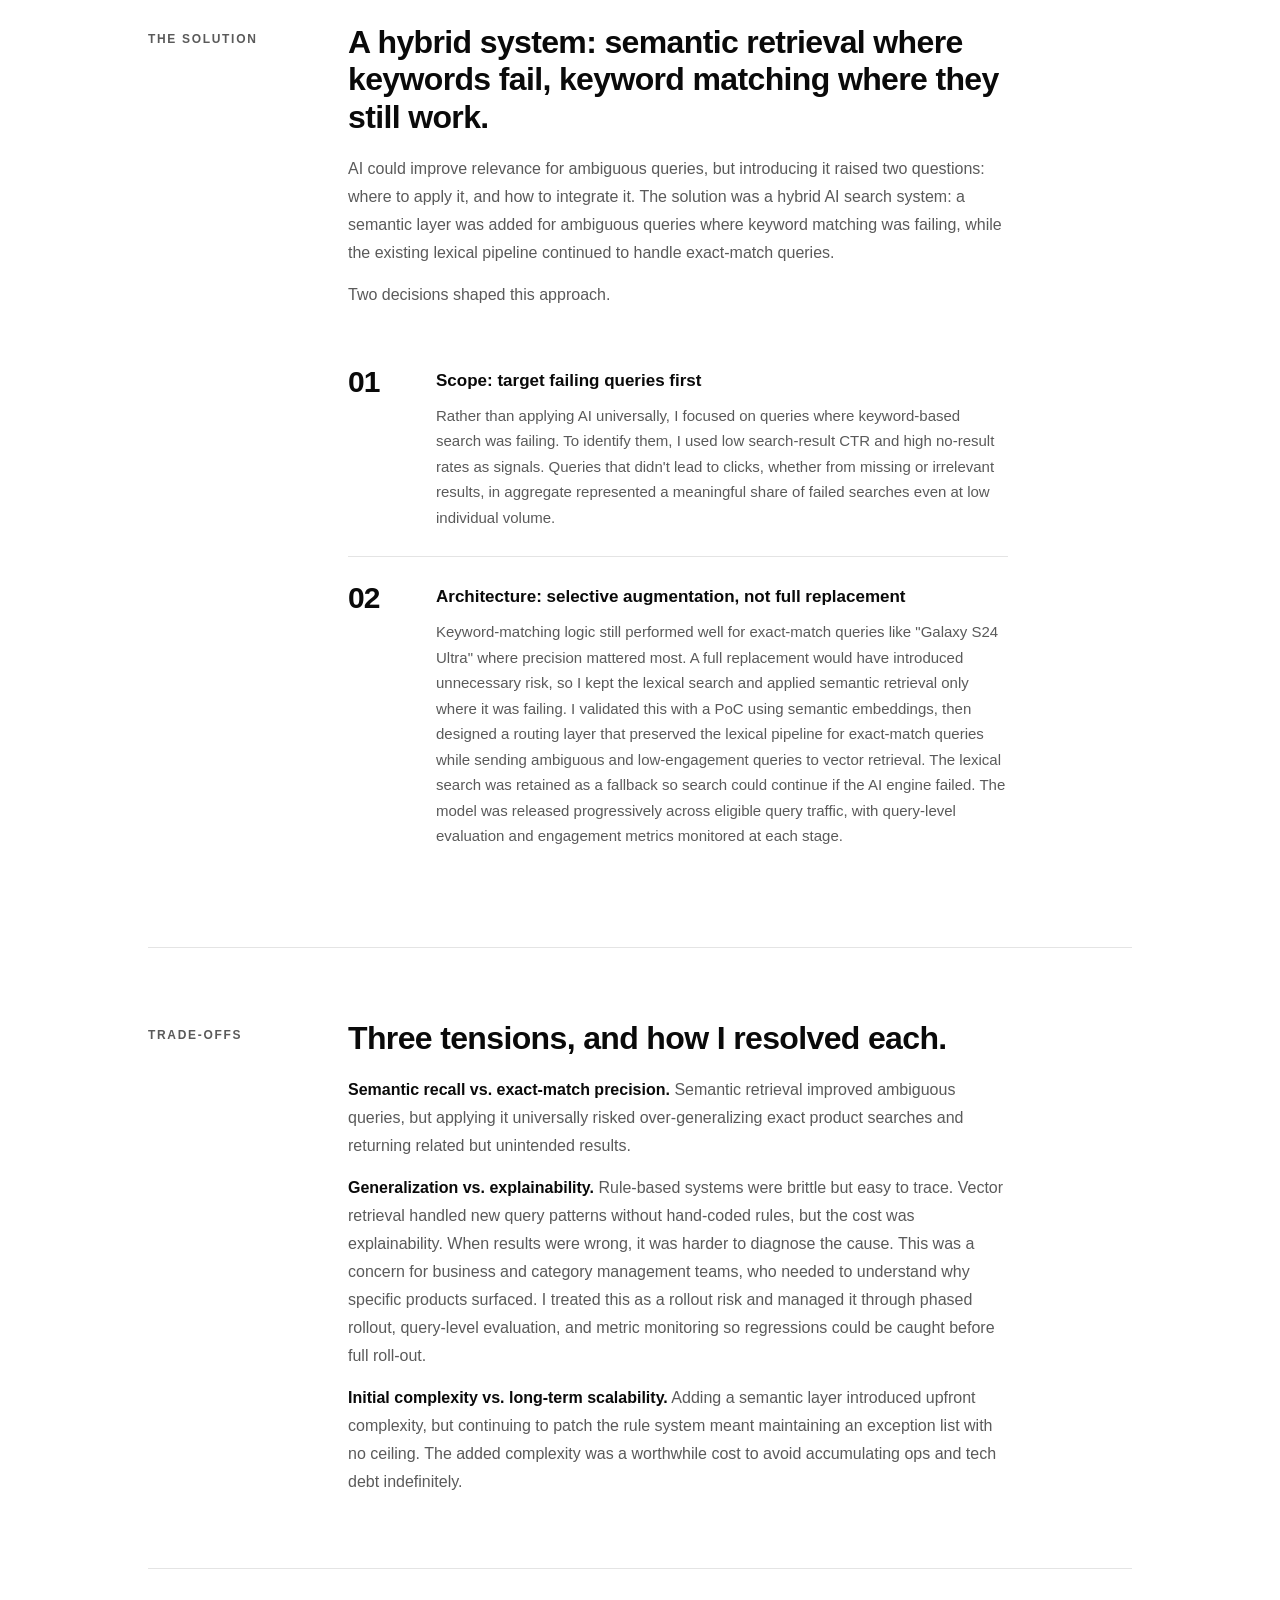
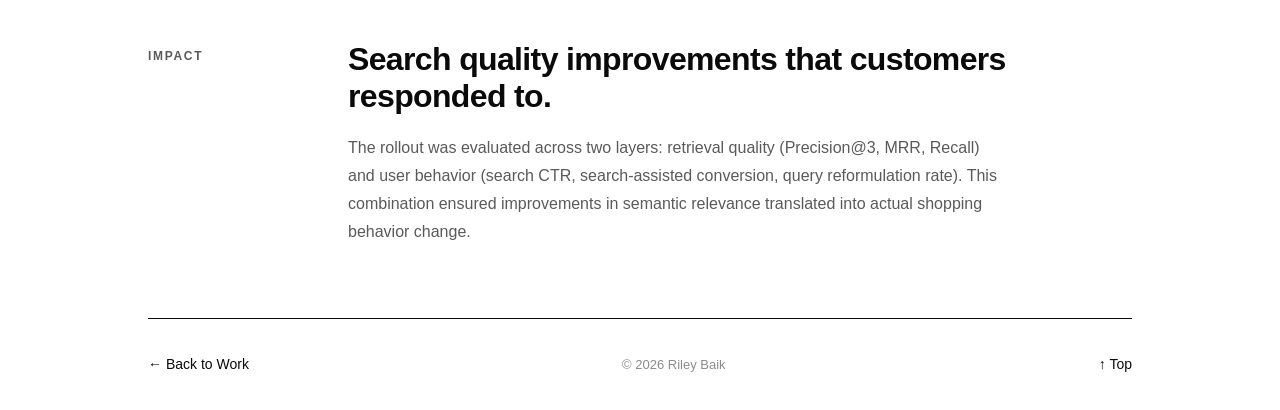
<file: samsung-search.html>
<!DOCTYPE html>
<html lang="en">
<head>
<meta charset="UTF-8" />
<meta name="viewport" content="width=device-width, initial-scale=1.0"/>
<title>Hybrid AI-Powered Search at Samsung.com — Riley Baik</title>
<link rel="stylesheet" href="style.css">
</head>
<body>

  <div class="top">
    <a href="index.html" class="name">Riley Baik</a>
    <nav class="nav-center">
      <a href="work.html">Work</a>
      <a href="proposals.html">Proposals</a>
      <a href="build.html">Builds</a>
      <a href="writing.html">Writing</a>
    </nav>
    <div class="links">
      <a href="https://linkedin.com/in/r-baik" aria-label="LinkedIn"><svg viewBox="0 0 24 24"><path d="M4.98 3.5a2.5 2.5 0 1 1 0 5 2.5 2.5 0 0 1 0-5zM3 9h4v12H3zM9 9h3.8v1.7h.1c.5-1 1.8-2 3.7-2 4 0 4.7 2.6 4.7 6V21h-4v-5.3c0-1.3 0-2.9-1.8-2.9s-2 1.4-2 2.8V21H9z"/></svg></a>
      <a href="mailto:rileybaik21@gmail.com" aria-label="Email"><svg viewBox="0 0 24 24"><path d="M3 5h18a1 1 0 0 1 1 1v12a1 1 0 0 1-1 1H3a1 1 0 0 1-1-1V6a1 1 0 0 1 1-1zm0 2v.4l9 5.6 9-5.6V7H3zm18 2.3-9 5.6-9-5.6V18h18z"/></svg></a>
    </div>
  </div>

  <aside class="toc" id="toc">
    <div class="proj">Hybrid Search</div>
    <ul>
      <li><a href="#overview">Overview</a></li>
      <li><a href="#problem">The Problem</a></li>
      <li><a href="#solution">The Solution</a></li>
      <li><a href="#tradeoffs">Trade-offs</a></li>
      <li><a href="#impact">Impact</a></li>
    </ul>
  </aside>

  <div class="wrap">

    <header class="hero">
      <div class="eyebrow">Work · Samsung.com</div>
      <h1>Hybrid AI-powered Product Search</h1>
      <p class="sub">Improving on-site search relevance by selectively augmenting lexical retrieval with semantic understanding.</p>
      <div class="meta">
        <div><div class="l">Domain</div><div class="v">E-commerce · Search · AI/ML</div></div>
        <div><div class="l">Tech</div><div class="v">Vector embeddings · Semantic retrieval · Hybrid ranking</div></div>
      </div>
    </header>

    <section class="block" id="overview">
      <div class="grid">
        <div class="aside"><div class="lbl">Overview</div></div>
        <div class="main">
          <h2 class="t">Improve intent-driven search while preserving exact-match precision.</h2>
          <div class="body">
            <p>Samsung.com site search relied primarily on keyword-based lexical matching, which worked well for exact product queries but struggled with ambiguous, long-tail, and natural-language shopping intent. We selectively introduced semantic retrieval to improve recall for intent-driven searches while preserving lexical search for high-precision exact matches. As the PM, I defined the solution strategy, retrieval quality metrics, and phased rollout plan, delivering a 30% lift in Precision@3 and a 45% increase in first-result CTR.</p>
          </div>
        </div>
      </div>
    </section>

    <section class="block" id="problem">
      <div class="grid">
        <div class="aside"><div class="lbl">The Problem</div></div>
        <div class="main">
          <h2 class="t">Keyword-based search failed on ambiguous and long-tail queries.</h2>
          <div class="body">
            <p>Samsung.com's on-site search was built primarily on keyword matching logic (lexical search). That worked well for exact queries, but failed when intent was ambiguous. A search like "Galaxy Watch" could return a mix of phones, watches, and TVs because the engine matched shared tokens (keywords) rather than actual shopping intent.</p>
            <p>The short-term fix was to layer on rules: category dictionaries, synonym maps, homonym handling, and redirect logic. Each rule addressed a specific failure case, but the system became increasingly brittle. Fixing one query could create regressions elsewhere, and surfacing the right products meant managing an exception list that grew faster than the team could keep up with.</p>
          </div>
        </div>
      </div>
    </section>

    <section class="block" id="solution">
      <div class="grid">
        <div class="aside"><div class="lbl">The Solution</div></div>
        <div class="main">
          <h2 class="t">A hybrid system: semantic retrieval where keywords fail, keyword matching where they still work.</h2>
          <div class="body">
            <p>AI could improve relevance for ambiguous queries, but introducing it raised two questions: where to apply it, and how to integrate it. The solution was a hybrid AI search system: a semantic layer was added for ambiguous queries where keyword matching was failing, while the existing lexical pipeline continued to handle exact-match queries. </p>
            <p>Two decisions shaped this approach. </p>
          </div>
          <div class="steps">
            <div class="step">
              <div class="sn">01</div>
              <div>
                <div class="st">Scope: target failing queries first</div>
                <div class="sb">Rather than applying AI universally, I focused on queries where keyword-based search was failing. To identify them, I used low search-result CTR and high no-result rates as signals. Queries that didn't lead to clicks, whether from missing or irrelevant results, in aggregate represented a meaningful share of failed searches even at low individual volume.</div>
              </div>
            </div>
            <div class="step">
              <div class="sn">02</div>
              <div>
                <div class="st">Architecture: selective augmentation, not full replacement</div>
                <div class="sb">Keyword-matching logic still performed well for exact-match queries like "Galaxy S24 Ultra" where precision mattered most. A full replacement would have introduced unnecessary risk, so I kept the lexical search and applied semantic retrieval only where it was failing. I validated this with a PoC using semantic embeddings, then designed a routing layer that preserved the lexical pipeline for exact-match queries while sending ambiguous and low-engagement queries to vector retrieval. The lexical search was retained as a fallback so search could continue if the AI engine failed. The model was released progressively across eligible query traffic, with query-level evaluation and engagement metrics monitored at each stage.</div>
              </div>
            </div>
          </div>
        </div>
      </div>
    </section>

    <section class="block" id="tradeoffs">
      <div class="grid">
        <div class="aside"><div class="lbl">Trade-offs</div></div>
        <div class="main">
          <h2 class="t">Three tensions, and how I resolved each.</h2>
          <div class="body">
            <p><strong>Semantic recall vs. exact-match precision.</strong> Semantic retrieval improved ambiguous queries, but applying it universally risked over-generalizing exact product searches and returning related but unintended results.</p>
            <p><strong>Generalization vs. explainability.</strong> Rule-based systems were brittle but easy to trace. Vector retrieval handled new query patterns without hand-coded rules, but the cost was explainability. When results were wrong, it was harder to diagnose the cause. This was a concern for business and category management teams, who needed to understand why specific products surfaced. I treated this as a rollout risk and managed it through phased rollout, query-level evaluation, and metric monitoring so regressions could be caught before full roll-out.</p>
            <p><strong>Initial complexity vs. long-term scalability.</strong> Adding a semantic layer introduced upfront complexity, but continuing to patch the rule system meant maintaining an exception list with no ceiling. The added complexity was a worthwhile cost to avoid accumulating ops and tech debt indefinitely.</p>
          </div>
        </div>
      </div>
    </section>

    <section class="block" id="impact">
      <div class="grid">
        <div class="aside"><div class="lbl">Impact</div></div>
        <div class="main">
          <h2 class="t">Search quality improvements that customers responded to.</h2>
          <div class="body">
            <p>The rollout was evaluated across two layers: retrieval quality (Precision@3, MRR, Recall) and user behavior (search CTR, search-assisted conversion, query reformulation rate). This combination ensured improvements in semantic relevance translated into actual shopping behavior change.</p>
          </div>
        </div>
      </div>
    </section>

    <div class="foot">
      <a href="work.html">← Back to Work</a>
      <span class="copy">© 2026 Riley Baik</span>
      <a href="#top">↑ Top</a>
    </div>

  </div>

  <script>
    const toc = document.getElementById('toc');
    const hero = document.querySelector('.hero');
    const sections = document.querySelectorAll('section[id]');
    const links = document.querySelectorAll('.toc a');
    new IntersectionObserver(([e]) => { toc.classList.toggle('visible', !e.isIntersecting); }, { threshold: 0 }).observe(hero);
    const obs = new IntersectionObserver((entries) => {
      entries.forEach(entry => { if (entry.isIntersecting) {
        links.forEach(a => a.classList.remove('active'));
        const active = document.querySelector(`.toc a[href="#${entry.target.id}"]`);
        if (active) active.classList.add('active');
      }});
    }, { rootMargin: '-15% 0px -70% 0px' });
    sections.forEach(s => obs.observe(s));
    links.forEach(a => a.addEventListener('click', e => {
      e.preventDefault();
      const t = document.querySelector(a.getAttribute('href'));
      if (t) t.scrollIntoView({ behavior: 'smooth', block: 'start' });
    }));
  </script>
</body>
</html>
</file>
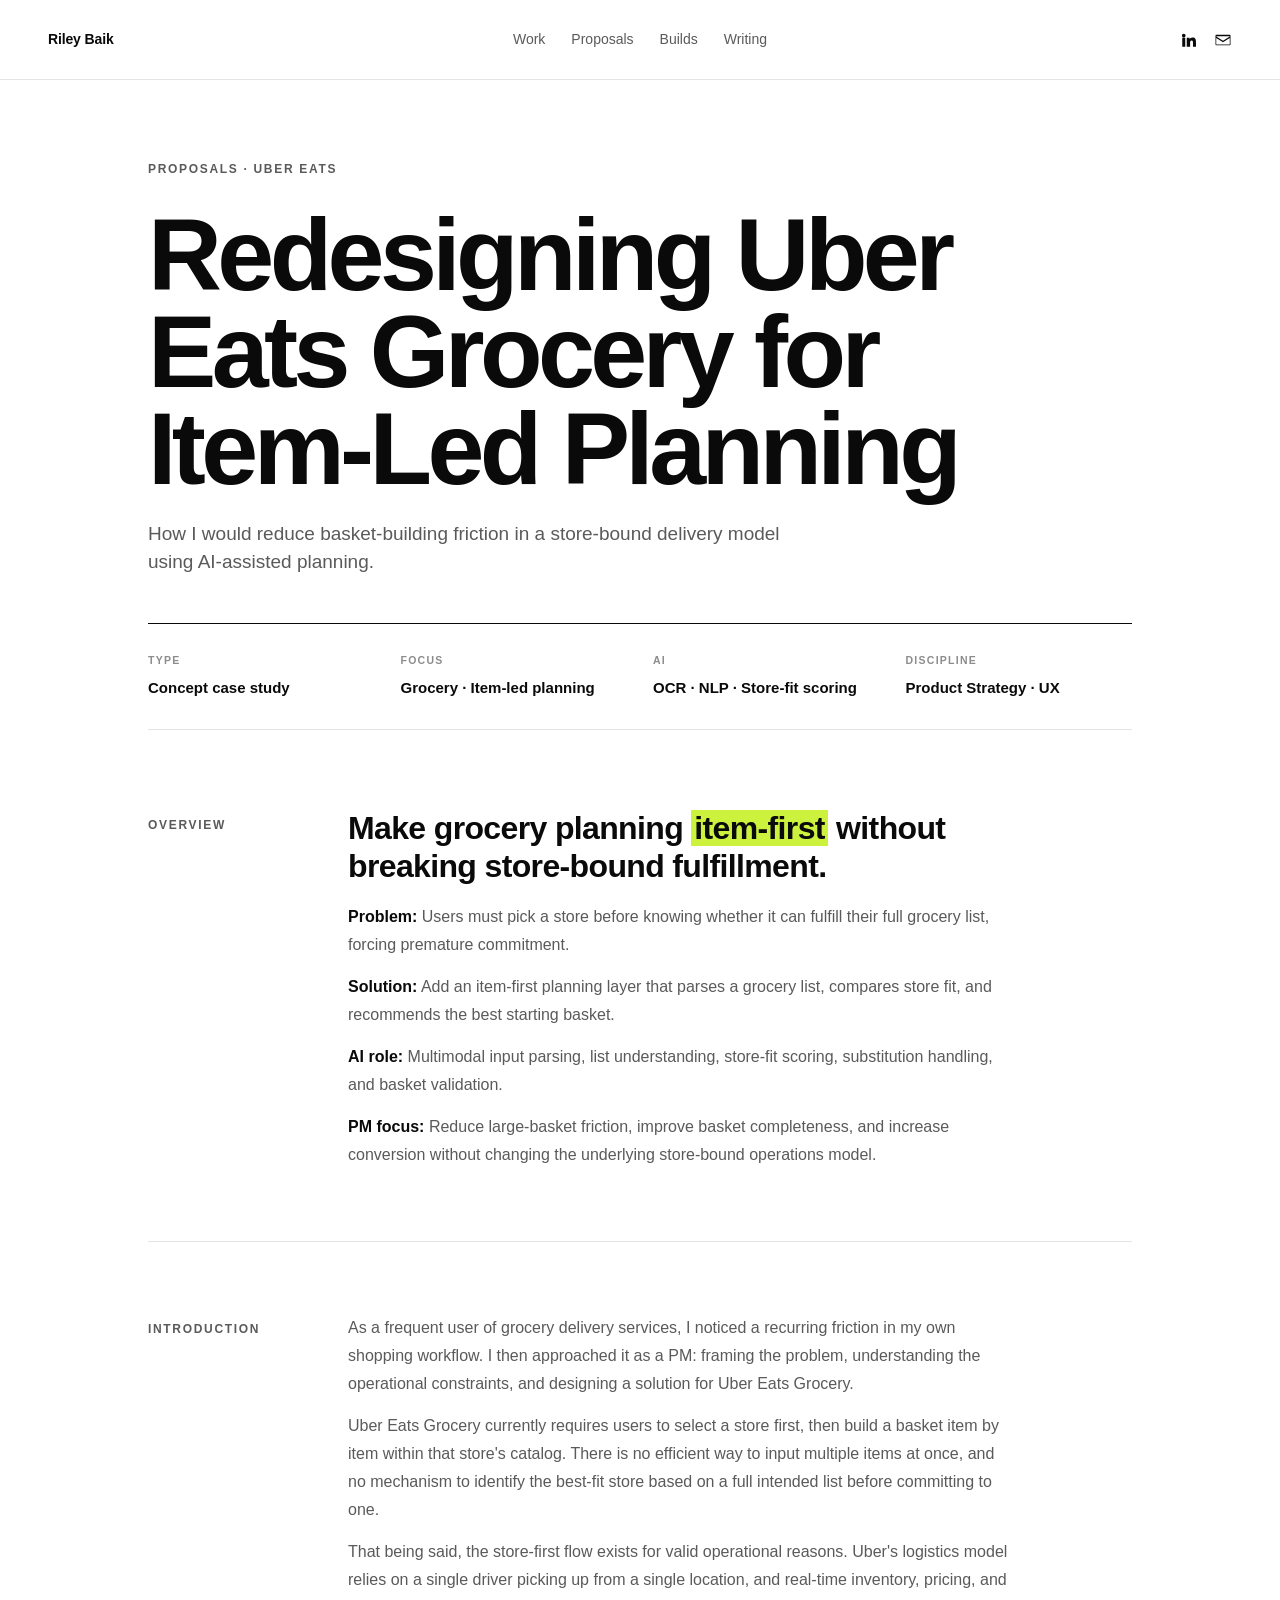
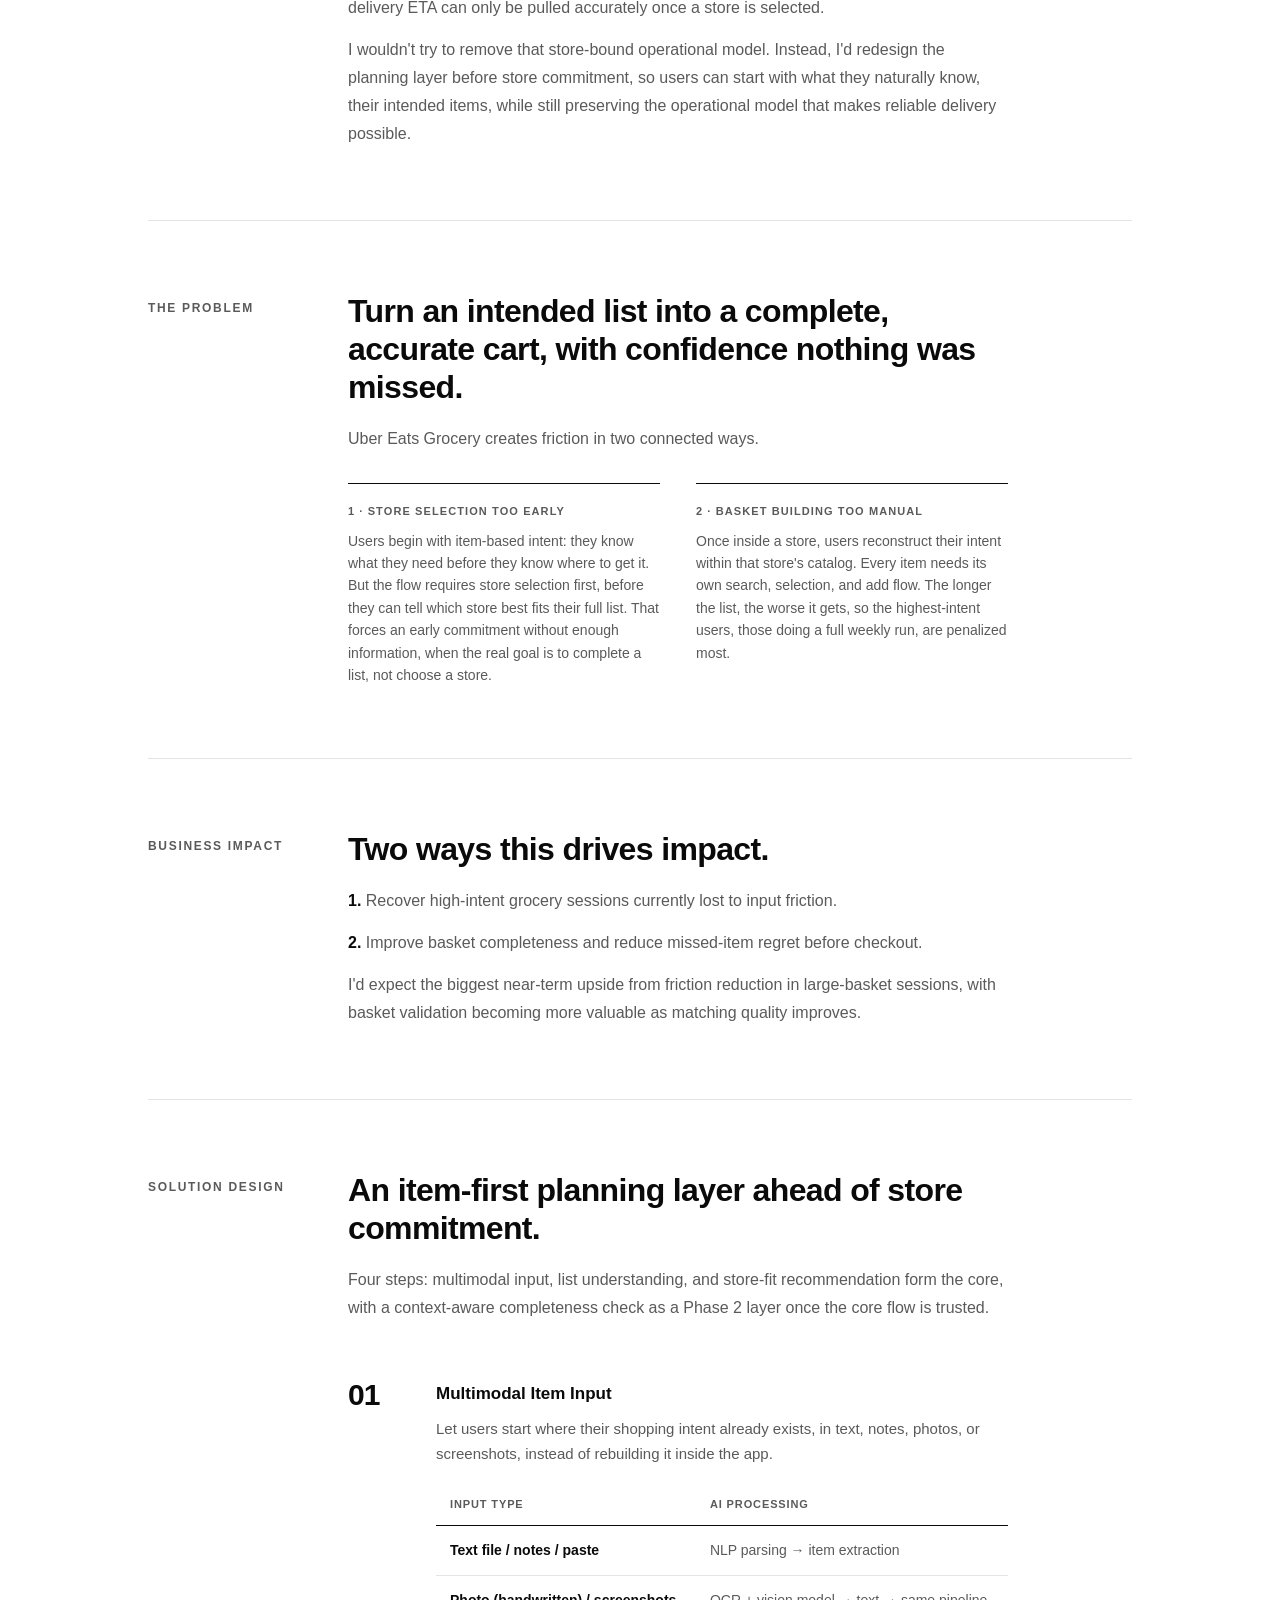
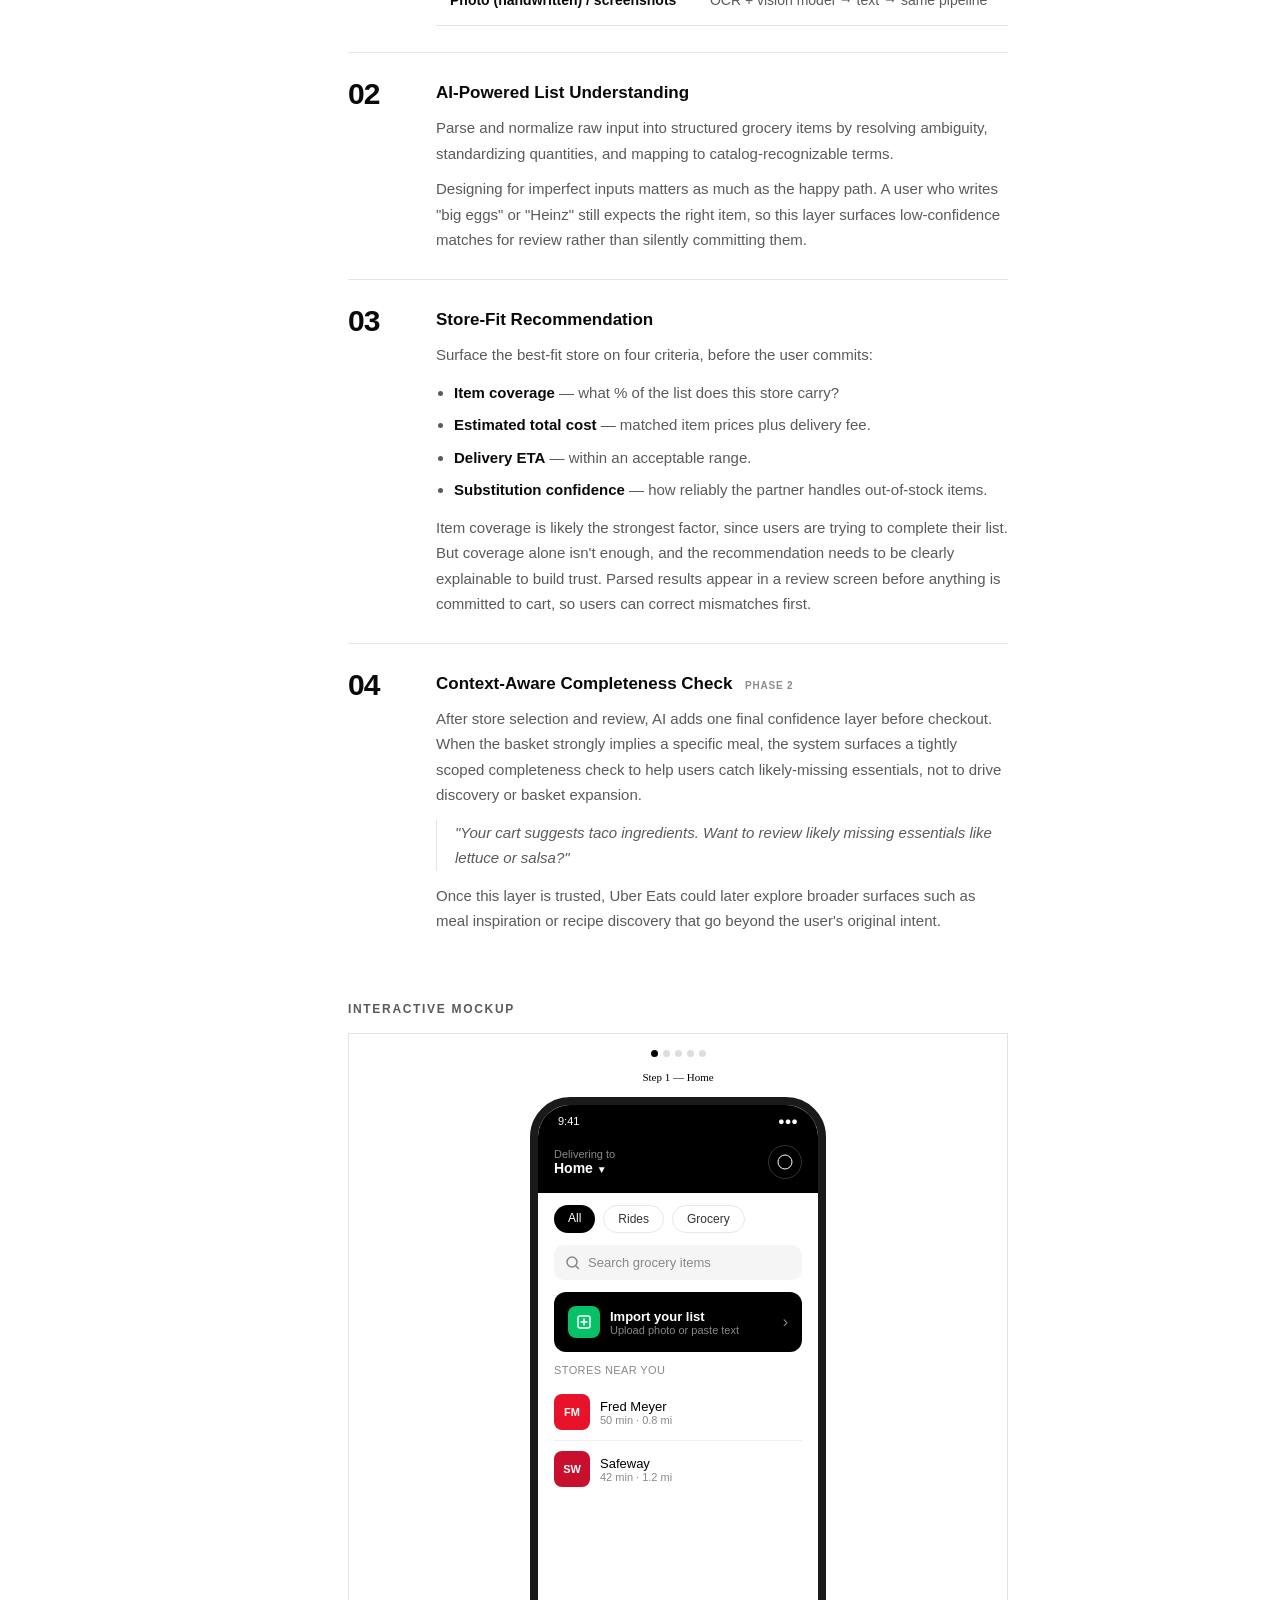
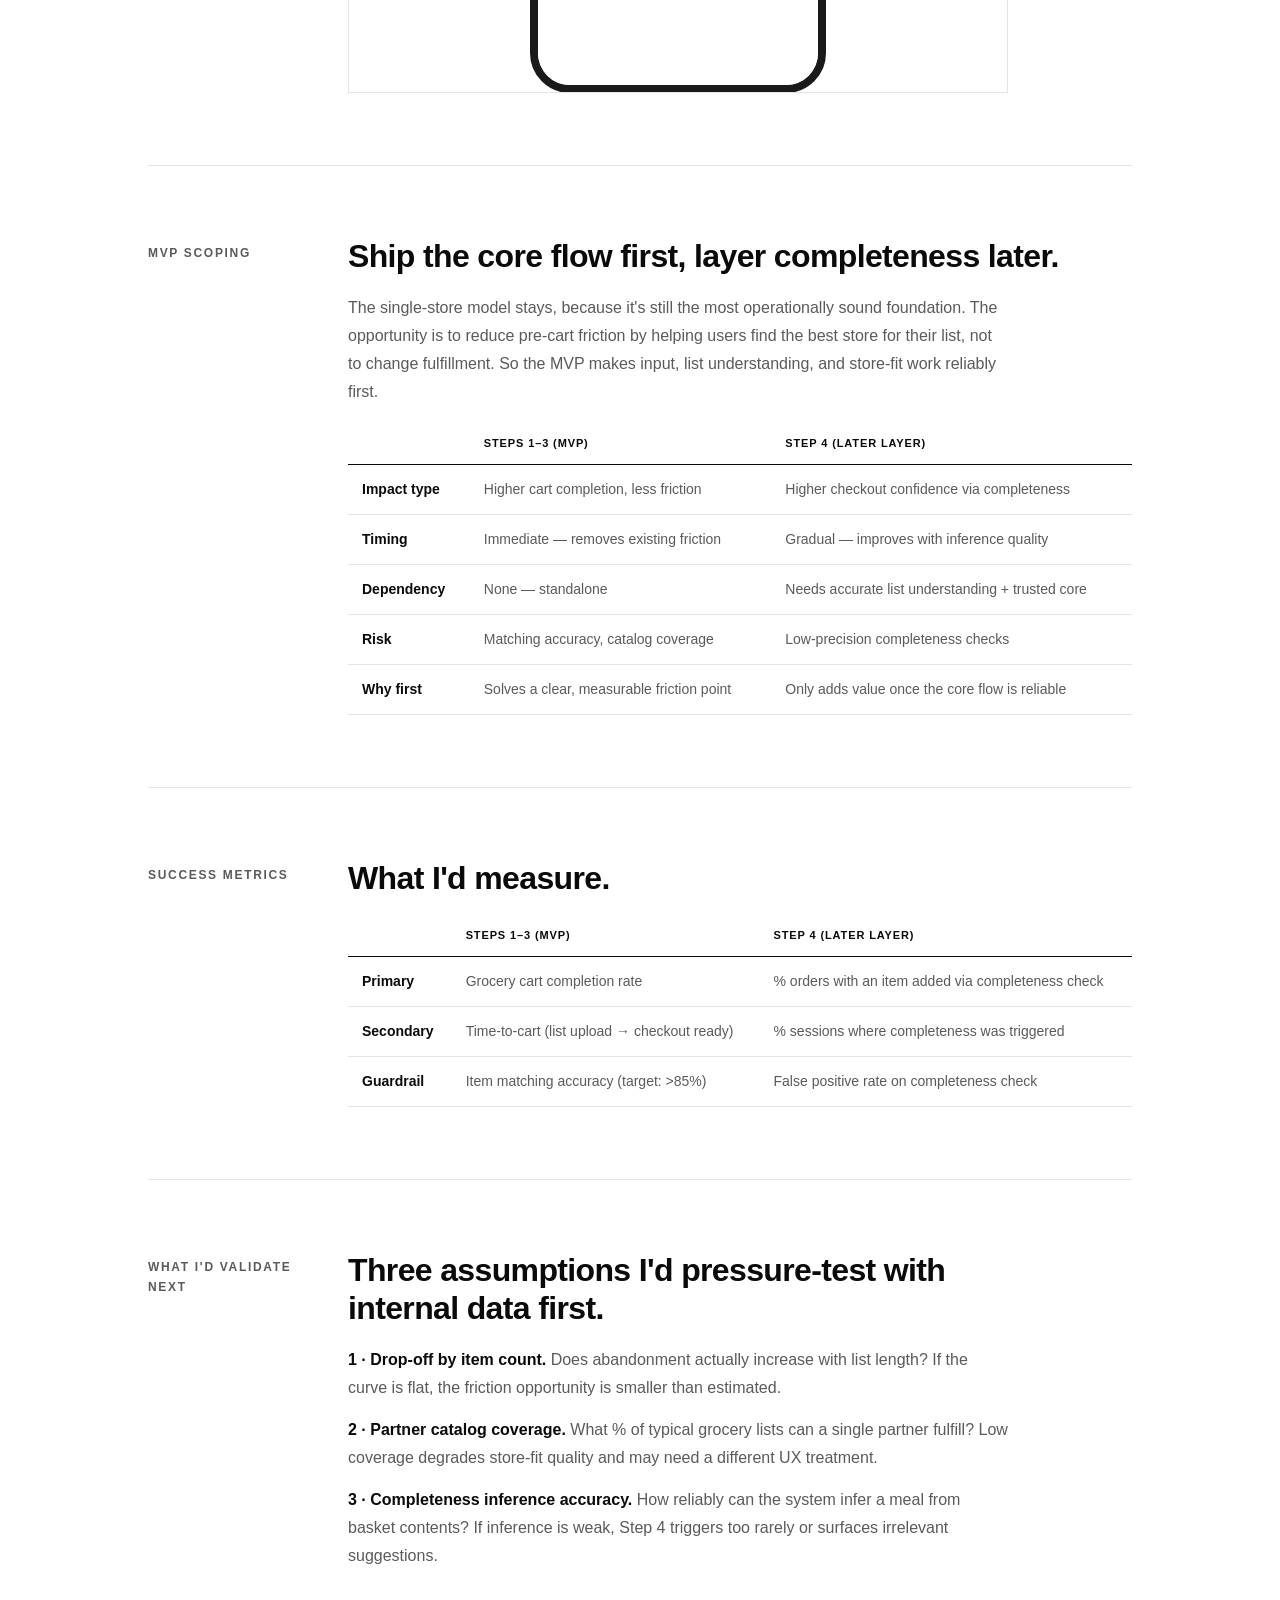
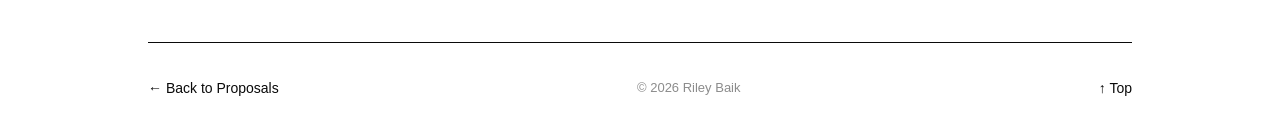
<file: uber-eats-grocery.html>
<!DOCTYPE html>
<html lang="en">
<head>
<meta charset="UTF-8" />
<meta name="viewport" content="width=device-width, initial-scale=1.0"/>
<title>Uber Eats Grocery — Riley Baik</title>
<link rel="stylesheet" href="style.css">
</head>
<body>

  <div class="top">
    <a href="index.html" class="name">Riley Baik</a>
    <nav class="nav-center">
      <a href="work.html">Work</a>
      <a href="proposals.html">Proposals</a>
      <a href="build.html">Builds</a>
      <a href="writing.html">Writing</a>
    </nav>
    <div class="links">
      <a href="https://linkedin.com/in/r-baik" aria-label="LinkedIn"><svg viewBox="0 0 24 24"><path d="M4.98 3.5a2.5 2.5 0 1 1 0 5 2.5 2.5 0 0 1 0-5zM3 9h4v12H3zM9 9h3.8v1.7h.1c.5-1 1.8-2 3.7-2 4 0 4.7 2.6 4.7 6V21h-4v-5.3c0-1.3 0-2.9-1.8-2.9s-2 1.4-2 2.8V21H9z"/></svg></a>
      <a href="mailto:rileybaik21@gmail.com" aria-label="Email"><svg viewBox="0 0 24 24"><path d="M3 5h18a1 1 0 0 1 1 1v12a1 1 0 0 1-1 1H3a1 1 0 0 1-1-1V6a1 1 0 0 1 1-1zm0 2v.4l9 5.6 9-5.6V7H3zm18 2.3-9 5.6-9-5.6V18h18z"/></svg></a>
    </div>
  </div>

  <aside class="toc" id="toc">
    <div class="proj">Uber Eats Grocery</div>
    <ul>
      <li><a href="#overview">Overview</a></li>
      <li><a href="#intro">Introduction</a></li>
      <li><a href="#problem">The Problem</a></li>
      <li><a href="#impact">Business Impact</a></li>
      <li><a href="#solution">Solution Design</a></li>
      <li><a href="#mvp">MVP Scoping</a></li>
      <li><a href="#metrics">Success Metrics</a></li>
      <li><a href="#validate">What I'd Validate Next</a></li>
    </ul>
  </aside>

  <div class="wrap">

    <header class="hero">
      <div class="eyebrow">Proposals · Uber Eats</div>
      <h1>Redesigning Uber Eats Grocery for Item-Led Planning</h1>
      <p class="sub">How I would reduce basket-building friction in a store-bound delivery model using AI-assisted planning.</p>
      <div class="meta">
        <div><div class="l">Type</div><div class="v">Concept case study</div></div>
        <div><div class="l">Focus</div><div class="v">Grocery · Item-led planning</div></div>
        <div><div class="l">AI</div><div class="v">OCR · NLP · Store-fit scoring</div></div>
        <div><div class="l">Discipline</div><div class="v">Product Strategy · UX</div></div>
      </div>
    </header>

    <section class="block" id="overview">
      <div class="grid">
        <div class="aside"><div class="lbl">Overview</div></div>
        <div class="main">
          <h2 class="t">Make grocery planning <span class="hl">item-first</span> without breaking store-bound fulfillment.</h2>
          <div class="body">
            <p><strong>Problem:</strong> Users must pick a store before knowing whether it can fulfill their full grocery list, forcing premature commitment.</p>
            <p><strong>Solution:</strong> Add an item-first planning layer that parses a grocery list, compares store fit, and recommends the best starting basket.</p>
            <p><strong>AI role:</strong> Multimodal input parsing, list understanding, store-fit scoring, substitution handling, and basket validation.</p>
            <p><strong>PM focus:</strong> Reduce large-basket friction, improve basket completeness, and increase conversion without changing the underlying store-bound operations model.</p>
          </div>
        </div>
      </div>
    </section>

    <section class="block" id="intro">
      <div class="grid">
        <div class="aside"><div class="lbl">Introduction</div></div>
        <div class="main">
          <div class="body">
            <p>As a frequent user of grocery delivery services, I noticed a recurring friction in my own shopping workflow. I then approached it as a PM: framing the problem, understanding the operational constraints, and designing a solution for Uber Eats Grocery.</p>
            <p>Uber Eats Grocery currently requires users to select a store first, then build a basket item by item within that store's catalog. There is no efficient way to input multiple items at once, and no mechanism to identify the best-fit store based on a full intended list before committing to one.</p>
            <p>That being said, the store-first flow exists for valid operational reasons. Uber's logistics model relies on a single driver picking up from a single location, and real-time inventory, pricing, and delivery ETA can only be pulled accurately once a store is selected.</p>
            <p>I wouldn't try to remove that store-bound operational model. Instead, I'd redesign the planning layer before store commitment, so users can start with what they naturally know, their intended items, while still preserving the operational model that makes reliable delivery possible.</p>
          </div>
        </div>
      </div>
    </section>

    <section class="block" id="problem">
      <div class="grid">
        <div class="aside"><div class="lbl">The Problem</div></div>
        <div class="main">
          <h2 class="t">Turn an intended list into a complete, accurate cart, with confidence nothing was missed.</h2>
          <div class="body"><p>Uber Eats Grocery creates friction in two connected ways.</p></div>
          <div class="two">
            <div class="col">
              <div class="clabel">1 · Store selection too early</div>
              <p>Users begin with item-based intent: they know what they need before they know where to get it. But the flow requires store selection first, before they can tell which store best fits their full list. That forces an early commitment without enough information, when the real goal is to complete a list, not choose a store.</p>
            </div>
            <div class="col">
              <div class="clabel">2 · Basket building too manual</div>
              <p>Once inside a store, users reconstruct their intent within that store's catalog. Every item needs its own search, selection, and add flow. The longer the list, the worse it gets, so the highest-intent users, those doing a full weekly run, are penalized most.</p>
            </div>
          </div>
        </div>
      </div>
    </section>

    <section class="block" id="impact">
      <div class="grid">
        <div class="aside"><div class="lbl">Business Impact</div></div>
        <div class="main">
          <h2 class="t">Two ways this drives impact.</h2>
          <div class="body">
            <p><strong>1.</strong> Recover high-intent grocery sessions currently lost to input friction.</p>
            <p><strong>2.</strong> Improve basket completeness and reduce missed-item regret before checkout.</p>
            <p>I'd expect the biggest near-term upside from friction reduction in large-basket sessions, with basket validation becoming more valuable as matching quality improves.</p>
          </div>
        </div>
      </div>
    </section>

    <section class="block" id="solution">
      <div class="grid">
        <div class="aside"><div class="lbl">Solution Design</div></div>
        <div class="main">
          <h2 class="t">An item-first planning layer ahead of store commitment.</h2>
          <div class="body"><p>Four steps: multimodal input, list understanding, and store-fit recommendation form the core, with a context-aware completeness check as a Phase 2 layer once the core flow is trusted.</p></div>
          <div class="steps">

            <div class="step">
              <div class="sn">01</div>
              <div>
                <div class="st">Multimodal Item Input</div>
                <div class="sb">
                  <p>Let users start where their shopping intent already exists, in text, notes, photos, or screenshots, instead of rebuilding it inside the app.</p>
                  <table>
                    <thead><tr><th>Input type</th><th>AI processing</th></tr></thead>
                    <tbody>
                      <tr><td class="chosen">Text file / notes / paste</td><td>NLP parsing → item extraction</td></tr>
                      <tr><td class="chosen">Photo (handwritten) / screenshots</td><td>OCR + vision model → text → same pipeline</td></tr>
                    </tbody>
                  </table>
                </div>
              </div>
            </div>

            <div class="step">
              <div class="sn">02</div>
              <div>
                <div class="st">AI-Powered List Understanding</div>
                <div class="sb">
                  <p>Parse and normalize raw input into structured grocery items by resolving ambiguity, standardizing quantities, and mapping to catalog-recognizable terms.</p>
                  <p>Designing for imperfect inputs matters as much as the happy path. A user who writes "big eggs" or "Heinz" still expects the right item, so this layer surfaces low-confidence matches for review rather than silently committing them.</p>
                </div>
              </div>
            </div>

            <div class="step">
              <div class="sn">03</div>
              <div>
                <div class="st">Store-Fit Recommendation</div>
                <div class="sb">
                  <p>Surface the best-fit store on four criteria, before the user commits:</p>
                  <ul>
                    <li><strong>Item coverage</strong> — what % of the list does this store carry?</li>
                    <li><strong>Estimated total cost</strong> — matched item prices plus delivery fee.</li>
                    <li><strong>Delivery ETA</strong> — within an acceptable range.</li>
                    <li><strong>Substitution confidence</strong> — how reliably the partner handles out-of-stock items.</li>
                  </ul>
                  <p>Item coverage is likely the strongest factor, since users are trying to complete their list. But coverage alone isn't enough, and the recommendation needs to be clearly explainable to build trust. Parsed results appear in a review screen before anything is committed to cart, so users can correct mismatches first.</p>
                </div>
              </div>
            </div>

            <div class="step">
              <div class="sn">04</div>
              <div>
                <div class="st">Context-Aware Completeness Check <span class="phase">Phase 2</span></div>
                <div class="sb">
                  <p>After store selection and review, AI adds one final confidence layer before checkout. When the basket strongly implies a specific meal, the system surfaces a tightly scoped completeness check to help users catch likely-missing essentials, not to drive discovery or basket expansion.</p>
                  <div class="quote">"Your cart suggests taco ingredients. Want to review likely missing essentials like lettuce or salsa?"</div>
                  <p>Once this layer is trusted, Uber Eats could later explore broader surfaces such as meal inspiration or recipe discovery that go beyond the user's original intent.</p>
                </div>
              </div>
            </div>

          </div>
          <div class="diagram">
            <div class="lbl">Interactive Mockup</div>
            <iframe src="uber-eats-mockup-full.html" title="Uber Eats Grocery flow mockup" scrolling="no"></iframe>
          </div>
        </div>
      </div>
    </section>

    <section class="block" id="mvp">
      <div class="grid">
        <div class="aside"><div class="lbl">MVP Scoping</div></div>
        <div class="main wide">
          <h2 class="t">Ship the core flow first, layer completeness later.</h2>
          <div class="body"><p>The single-store model stays, because it's still the most operationally sound foundation. The opportunity is to reduce pre-cart friction by helping users find the best store for their list, not to change fulfillment. So the MVP makes input, list understanding, and store-fit work reliably first.</p></div>
          <table>
            <thead><tr><th></th><th>Steps 1–3 (MVP)</th><th>Step 4 (later layer)</th></tr></thead>
            <tbody>
              <tr><td class="chosen">Impact type</td><td>Higher cart completion, less friction</td><td>Higher checkout confidence via completeness</td></tr>
              <tr><td class="chosen">Timing</td><td>Immediate — removes existing friction</td><td>Gradual — improves with inference quality</td></tr>
              <tr><td class="chosen">Dependency</td><td>None — standalone</td><td>Needs accurate list understanding + trusted core</td></tr>
              <tr><td class="chosen">Risk</td><td>Matching accuracy, catalog coverage</td><td>Low-precision completeness checks</td></tr>
              <tr><td class="chosen">Why first</td><td>Solves a clear, measurable friction point</td><td>Only adds value once the core flow is reliable</td></tr>
            </tbody>
          </table>
        </div>
      </div>
    </section>

    <section class="block" id="metrics">
      <div class="grid">
        <div class="aside"><div class="lbl">Success Metrics</div></div>
        <div class="main wide">
          <h2 class="t">What I'd measure.</h2>
          <table>
            <thead><tr><th></th><th>Steps 1–3 (MVP)</th><th>Step 4 (later layer)</th></tr></thead>
            <tbody>
              <tr><td class="chosen">Primary</td><td>Grocery cart completion rate</td><td>% orders with an item added via completeness check</td></tr>
              <tr><td class="chosen">Secondary</td><td>Time-to-cart (list upload → checkout ready)</td><td>% sessions where completeness was triggered</td></tr>
              <tr><td class="chosen">Guardrail</td><td>Item matching accuracy (target: &gt;85%)</td><td>False positive rate on completeness check</td></tr>
            </tbody>
          </table>
        </div>
      </div>
    </section>

    <section class="block" id="validate">
      <div class="grid">
        <div class="aside"><div class="lbl">What I'd Validate Next</div></div>
        <div class="main">
          <h2 class="t">Three assumptions I'd pressure-test with internal data first.</h2>
          <div class="body">
            <p><strong>1 · Drop-off by item count.</strong> Does abandonment actually increase with list length? If the curve is flat, the friction opportunity is smaller than estimated.</p>
            <p><strong>2 · Partner catalog coverage.</strong> What % of typical grocery lists can a single partner fulfill? Low coverage degrades store-fit quality and may need a different UX treatment.</p>
            <p><strong>3 · Completeness inference accuracy.</strong> How reliably can the system infer a meal from basket contents? If inference is weak, Step 4 triggers too rarely or surfaces irrelevant suggestions.</p>
          </div>
        </div>
      </div>
    </section>

    <div class="foot">
      <a href="proposals.html">← Back to Proposals</a>
      <span class="copy">© 2026 Riley Baik</span>
      <a href="#top">↑ Top</a>
    </div>

  </div>

  <script>
    const toc = document.getElementById('toc');
    const hero = document.querySelector('.hero');
    const sections = document.querySelectorAll('section[id]');
    const links = document.querySelectorAll('.toc a');
    new IntersectionObserver(([e]) => { toc.classList.toggle('visible', !e.isIntersecting); }, { threshold: 0 }).observe(hero);
    const obs = new IntersectionObserver((entries) => {
      entries.forEach(entry => { if (entry.isIntersecting) {
        links.forEach(a => a.classList.remove('active'));
        const active = document.querySelector(`.toc a[href="#${entry.target.id}"]`);
        if (active) active.classList.add('active');
      }});
    }, { rootMargin: '-15% 0px -70% 0px' });
    sections.forEach(s => obs.observe(s));
    links.forEach(a => a.addEventListener('click', e => {
      e.preventDefault();
      const t = document.querySelector(a.getAttribute('href'));
      if (t) t.scrollIntoView({ behavior: 'smooth', block: 'start' });
    }));
  </script>
</body>
</html>
</file>
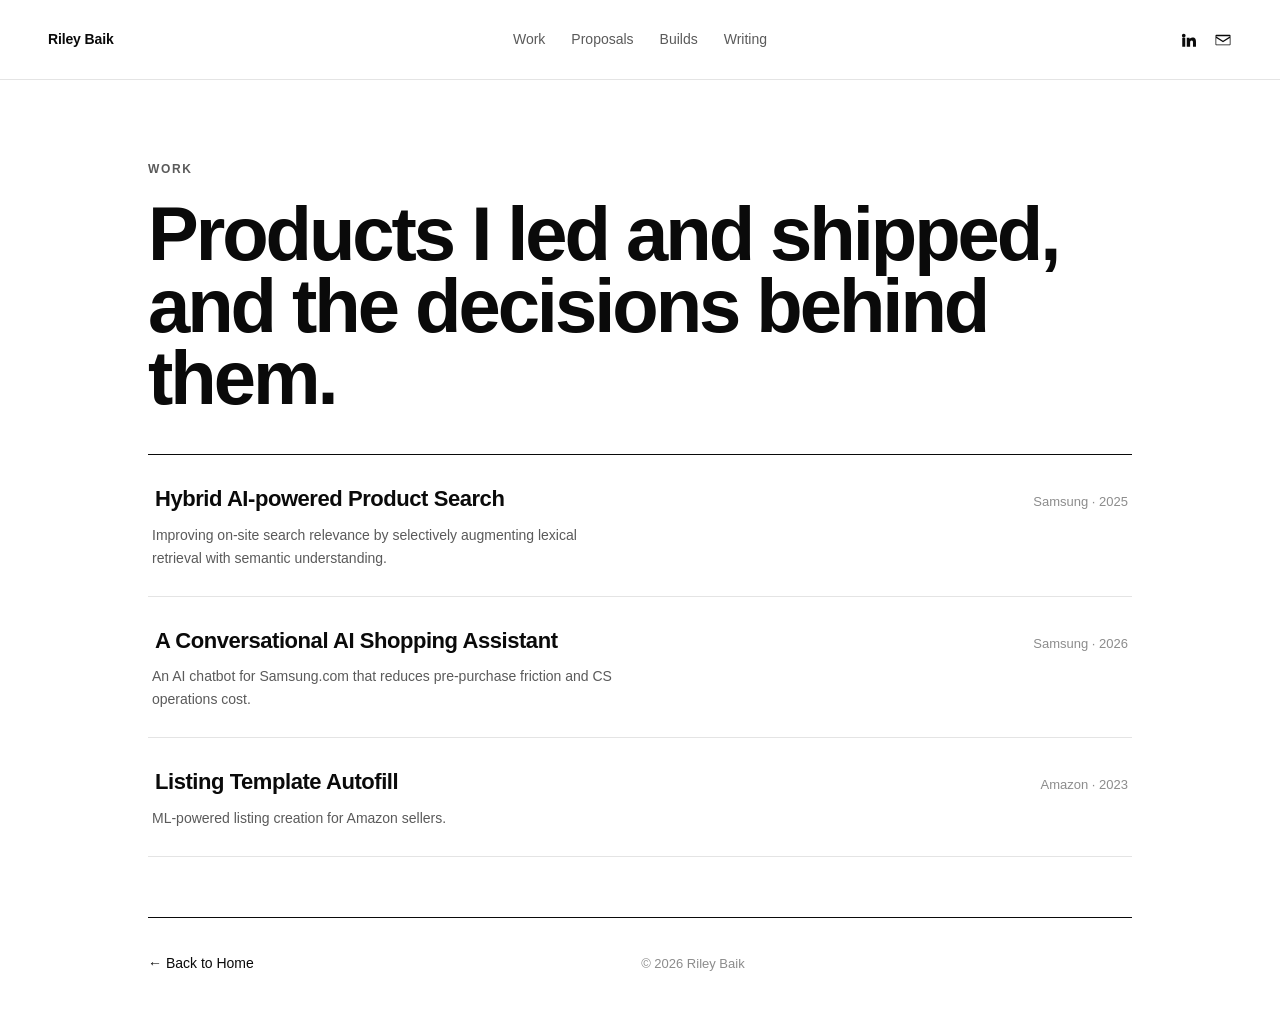
<file: work.html>
<!DOCTYPE html>
<html lang="en">
<head>
<meta charset="UTF-8" />
<meta name="viewport" content="width=device-width, initial-scale=1.0"/>
<title>Work — Riley Baik</title>
<link rel="stylesheet" href="style.css">
</head>
<body>

  <div class="top">
    <a href="index.html" class="name">Riley Baik</a>
    <nav class="nav-center">
      <a href="work.html">Work</a>
      <a href="proposals.html">Proposals</a>
      <a href="build.html">Builds</a>
      <a href="writing.html">Writing</a>
    </nav>
    <div class="links">
      <a href="https://linkedin.com/in/r-baik" aria-label="LinkedIn"><svg viewBox="0 0 24 24"><path d="M4.98 3.5a2.5 2.5 0 1 1 0 5 2.5 2.5 0 0 1 0-5zM3 9h4v12H3zM9 9h3.8v1.7h.1c.5-1 1.8-2 3.7-2 4 0 4.7 2.6 4.7 6V21h-4v-5.3c0-1.3 0-2.9-1.8-2.9s-2 1.4-2 2.8V21H9z"/></svg></a>
      <a href="mailto:rileybaik21@gmail.com" aria-label="Email"><svg viewBox="0 0 24 24"><path d="M3 5h18a1 1 0 0 1 1 1v12a1 1 0 0 1-1 1H3a1 1 0 0 1-1-1V6a1 1 0 0 1 1-1zm0 2v.4l9 5.6 9-5.6V7H3zm18 2.3-9 5.6-9-5.6V18h18z"/></svg></a>
    </div>
  </div>

  <div class="wrap">
    <div class="list-head">
      <span class="eyebrow">Work</span>
      <h1>Products I led and shipped, and the decisions behind them.</h1>
    </div>
    <div class="rows">
      <a class="row" href="samsung-search.html">
        <div>
          <div class="rt">Hybrid AI-powered Product Search</div>
          <div class="rd">Improving on-site search relevance by selectively augmenting lexical retrieval with semantic understanding.</div>
        </div>
        <div class="rm">Samsung · 2025</div>
      </a>
      <a class="row" href="galaxy-guide-chat.html">
        <div>
          <div class="rt">A Conversational AI Shopping Assistant</div>
          <div class="rd">An AI chatbot for Samsung.com that reduces pre-purchase friction and CS operations cost.</div>
        </div>
        <div class="rm">Samsung · 2026</div>
      </a>
      <a class="row" href="#">
        <div>
          <div class="rt">Listing Template Autofill</div>
          <div class="rd">ML-powered listing creation for Amazon sellers.</div>
        </div>
        <div class="rm">Amazon · 2023</div>
      </a>
    </div>
    <div class="foot">
      <a href="index.html">← Back to Home</a>
      <span class="copy">© 2026 Riley Baik</span>
      <a href=" "> </a>
    </div>
  </div>

</body>
</html>
</file>
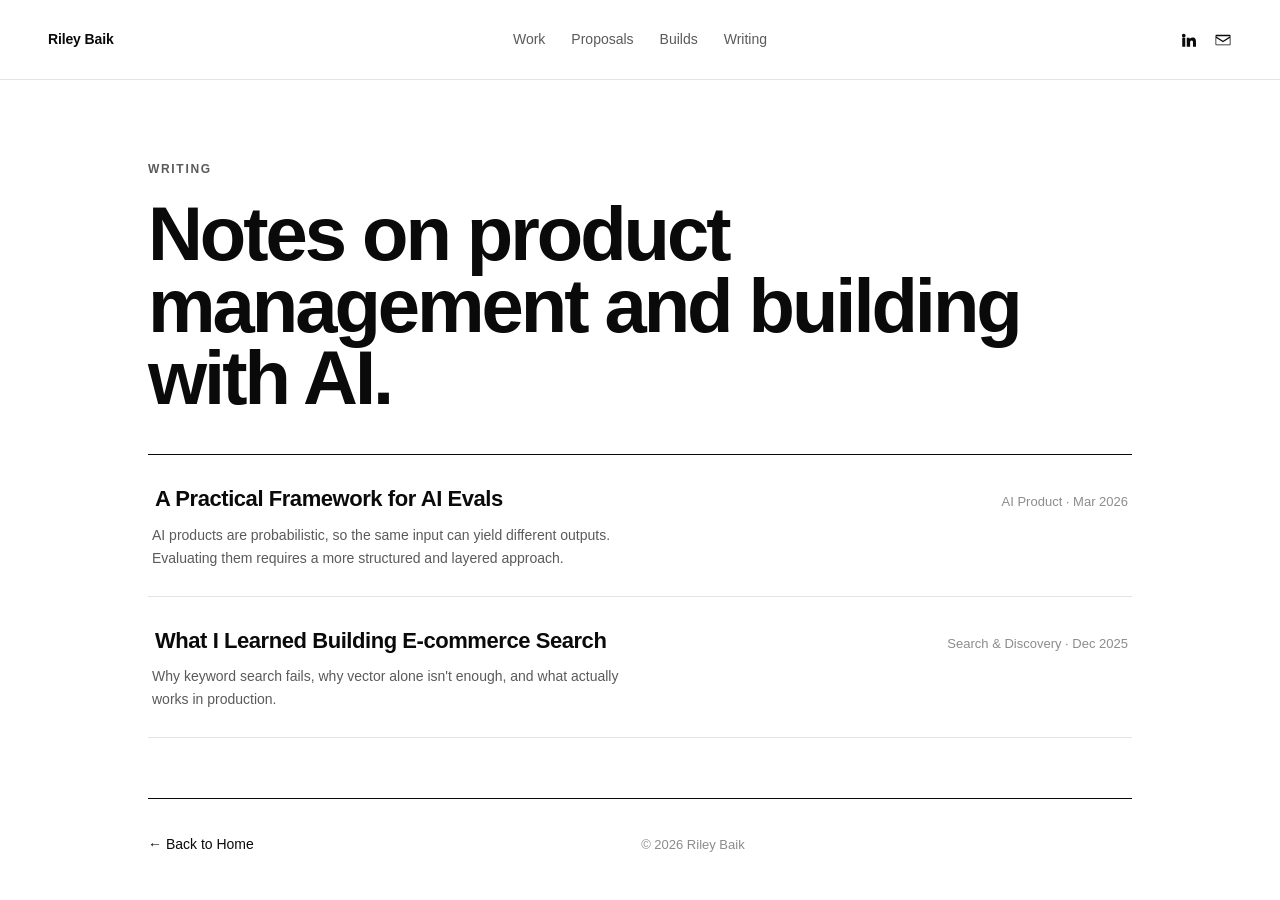
<file: writing.html>
<!DOCTYPE html>
<html lang="en">
<head>
<meta charset="UTF-8" />
<meta name="viewport" content="width=device-width, initial-scale=1.0"/>
<title>Writing — Riley Baik</title>
<link rel="stylesheet" href="style.css">
</head>
<body>

  <div class="top">
    <a href="index.html" class="name">Riley Baik</a>
    <nav class="nav-center">
      <a href="work.html">Work</a>
      <a href="proposals.html">Proposals</a>
      <a href="build.html">Builds</a>
      <a href="writing.html">Writing</a>
    </nav>
    <div class="links">
      <a href="https://linkedin.com/in/r-baik" aria-label="LinkedIn"><svg viewBox="0 0 24 24"><path d="M4.98 3.5a2.5 2.5 0 1 1 0 5 2.5 2.5 0 0 1 0-5zM3 9h4v12H3zM9 9h3.8v1.7h.1c.5-1 1.8-2 3.7-2 4 0 4.7 2.6 4.7 6V21h-4v-5.3c0-1.3 0-2.9-1.8-2.9s-2 1.4-2 2.8V21H9z"/></svg></a>
      <a href="mailto:rileybaik21@gmail.com" aria-label="Email"><svg viewBox="0 0 24 24"><path d="M3 5h18a1 1 0 0 1 1 1v12a1 1 0 0 1-1 1H3a1 1 0 0 1-1-1V6a1 1 0 0 1 1-1zm0 2v.4l9 5.6 9-5.6V7H3zm18 2.3-9 5.6-9-5.6V18h18z"/></svg></a>
    </div>
  </div>

  <div class="wrap">
    <div class="list-head">
      <span class="eyebrow">Writing</span>
      <h1>Notes on product management and building with AI.</h1>
    </div>
    <div class="rows">
      <a class="row" href="ai-evaluation.html">
        <div>
          <div class="rt">A Practical Framework for AI Evals</div>
          <div class="rd">AI products are probabilistic, so the same input can yield different outputs. Evaluating them requires a more structured and layered approach.</div>
        </div>
        <div class="rm">AI Product · Mar 2026</div>
      </a>
      <a class="row" href="ecommerce-search.html">
        <div>
          <div class="rt">What I Learned Building E-commerce Search</div>
          <div class="rd">Why keyword search fails, why vector alone isn't enough, and what actually works in production.</div>
        </div>
        <div class="rm">Search &amp; Discovery · Dec 2025</div>
      </a>
    </div>
    <div class="foot">
      <a href="index.html">← Back to Home</a>
      <span class="copy">© 2026 Riley Baik</span>
      <a href=""> </a>
    </div>
  </div>

</body>
</html>
</file>
<file: style.css>
/* =========================================================
   Riley Baik — Portfolio design system
   One stylesheet for every page. Change a token here and the
   whole site updates. Color rule: --hl is a HIGHLIGHTER only.
   Never use it as text color or as a filled block.
   ========================================================= */

:root {
  --ink:    #0a0a0a;   /* primary text */
  --grey:   #8c8c8c;   /* labels, meta */
  --grey-2: #5a5a5a;   /* body text */
  --line:   #e4e4e4;   /* hairlines */
  --bg:     #ffffff;
  --hl:     #CCF23E;   /* highlighter — the only color. swap this one value to re-accent the site */
  --measure: 660px;    /* reading column */
  --max:     1080px;   /* detail page container */
}

* { margin: 0; padding: 0; box-sizing: border-box; }
html { scroll-behavior: smooth; }
body {
  font-family: 'Helvetica Neue', Helvetica, Arial, sans-serif;
  background: var(--bg); color: var(--ink);
  font-size: 16px; line-height: 1.65; -webkit-font-smoothing: antialiased;
}
a { color: inherit; text-decoration: none; }

/* the only color in the system */
.hl { background: var(--hl); padding: 0 3px; -webkit-box-decoration-break: clone; box-decoration-break: clone; }

/* ---------- shared top bar ---------- */
.top {
  display: grid; grid-template-columns: 1fr auto 1fr; align-items: center;
  padding: 28px 48px; border-bottom: 1px solid var(--line);
  position: sticky; top: 0; background: rgba(255,255,255,.9); backdrop-filter: blur(8px); z-index: 100;
}
.top .name { justify-self: start; font-size: 14px; font-weight: 700; letter-spacing: -0.01em; }
.top .nav-center { justify-self: center; display: flex; gap: 26px; font-size: 14px; }
.top .nav-center a { color: var(--grey-2); }
.top .nav-center a:hover { color: var(--ink); }
.top .links { justify-self: end; display: flex; align-items: center; gap: 16px; }
.top .links a { display: inline-flex; }
.top .links svg { width: 18px; height: 18px; display: block; fill: var(--ink); transition: opacity .15s; }
.top .links a:hover svg { opacity: .5; }

/* =========================================================
   HOME  (<body class="home">)
   ========================================================= */
body.home { min-height: 100vh; display: flex; flex-direction: column; overflow: hidden; }
.home .top { position: static; border-bottom: none; }

.home .main-split {
  flex: 1 1 auto; display: grid; grid-template-columns: 1fr 1fr;
  align-items: center; padding: 0 48px 64px; gap: 64px;
}
.home .left { display: flex; flex-direction: column; justify-content: center; height: 100%; position: relative; }
.home .left h1 { font-size: clamp(60px, 8.5vw, 132px); font-weight: 700; letter-spacing: -0.045em; line-height: 0.92; }
.home .intro { font-size: clamp(20px, 2vw, 26px); font-weight: 400; line-height: 1.3; margin-top: 32px; max-width: 19ch; letter-spacing: -0.01em; }
.home .bio-meta { position: absolute; bottom: 0; left: 0; font-size: 13px; color: var(--grey); line-height: 1.6; }

.home .right { display: flex; flex-direction: column; justify-content: center; gap: 34px; }
.home .group { display: grid; grid-template-columns: 110px 1fr; align-items: start; column-gap: 28px; }
.home .cat { font-size: 22px; font-weight: 700; letter-spacing: -0.01em; }
.home .items { display: flex; flex-direction: column; gap: 10px; }
.home .item { display: flex; align-items: baseline; gap: 12px; width: fit-content; }
.home .item .t { font-size: 19px; letter-spacing: -0.01em; padding: 0 3px; transition: background .15s; }
.home .item .m { font-size: 13px; color: var(--grey); }
.home .item:hover .t { background: var(--hl); }
.home .more { font-size: 14px; color: var(--grey); margin-top: 4px; align-self: flex-start; transition: color .15s; }
.home .more:hover { color: var(--ink); }

/* =========================================================
   DETAIL / CASE STUDY
   ========================================================= */
.wrap { max-width: var(--max); margin: 0 auto; padding: 0 48px; }

.hero { padding: 80px 0 8px; }
.eyebrow { font-size: 12px; font-weight: 700; letter-spacing: 0.14em; text-transform: uppercase; color: var(--grey-2); }
.hero h1 { font-size: clamp(52px, 8vw, 104px); font-weight: 700; letter-spacing: -0.045em; line-height: 0.95; margin: 26px 0 22px; }
.hero .sub { font-size: 19px; color: var(--grey-2); width: min(62ch, 100%); line-height: 1.5; }

.meta { display: grid; grid-template-columns: repeat(auto-fit, minmax(150px, 1fr)); gap: 26px; margin-top: 46px; padding: 28px 0; border-top: 1px solid var(--ink); border-bottom: 1px solid var(--line); }
.meta .l { font-size: 10.5px; font-weight: 700; letter-spacing: 0.12em; text-transform: uppercase; color: var(--grey); margin-bottom: 7px; }
.meta .v { font-size: 15px; font-weight: 600; }

.block { padding: 72px 0; border-top: 1px solid var(--line); }
.block:first-of-type { border-top: none; }
.grid { display: grid; grid-template-columns: 160px 1fr; gap: 40px; }
.aside .num { font-size: 15px; font-weight: 700; }
.aside .lbl { font-size: 12px; font-weight: 700; letter-spacing: 0.14em; text-transform: uppercase; color: var(--grey-2); margin-top: 6px; }
.main { max-width: var(--measure); }
.main.wide { max-width: none; }
h2.t { font-size: clamp(24px, 3.2vw, 32px); font-weight: 700; line-height: 1.18; letter-spacing: -0.02em; margin-bottom: 18px; }
.body { font-size: 16px; color: var(--grey-2); line-height: 1.75; }
.body p + p { margin-top: 14px; }
.body strong { color: var(--ink); font-weight: 700; }

/* big-number stats — no fill, scale carries it. highlight ONE number with <span class="hl"> */
.stats { display: grid; grid-template-columns: repeat(4, 1fr); gap: 28px; margin-top: 36px; padding-top: 30px; border-top: 1px solid var(--ink); }
.stat .n { font-size: clamp(28px, 3.6vw, 44px); font-weight: 700; letter-spacing: -0.03em; line-height: 1; }
.stat .n .hl { padding: 0 4px; }
.stat .sl { font-size: 12px; color: var(--grey); margin-top: 12px; line-height: 1.4; }

/* callout — hairline indent, no color box */
.callout { margin: 26px 0; padding: 4px 0 4px 22px; border-left: 1px solid var(--ink); font-size: 15.5px; color: var(--ink); line-height: 1.65; }
.callout .lead { font-weight: 700; }

/* two-column text — replaces cards. no background */
.two { display: grid; grid-template-columns: 1fr 1fr; gap: 36px; margin-top: 30px; }
.two .col { padding-top: 18px; border-top: 1px solid var(--ink); }
.two .clabel { font-size: 11px; font-weight: 700; letter-spacing: 0.1em; text-transform: uppercase; color: var(--grey-2); margin-bottom: 10px; }
.two h4 { font-size: 16px; font-weight: 700; margin-bottom: 8px; }
.two p { font-size: 14px; color: var(--grey-2); line-height: 1.6; }

/* diagram — keep monochrome / line art */
.diagram { margin-top: 40px; }
.diagram .lbl { font-size: 12px; font-weight: 700; letter-spacing: 0.14em; text-transform: uppercase; color: var(--grey-2); }
.diagram .frame { margin-top: 14px; border: 1px solid var(--line); aspect-ratio: 16/7; display: flex; align-items: center; justify-content: center; color: var(--grey); font-size: 13px; }

/* swiss table — chosen = bold (no color) */
table { width: 100%; border-collapse: collapse; margin-top: 28px; font-size: 14px; }
thead th { text-align: left; padding: 0 14px 12px; border-bottom: 1px solid var(--ink); font-size: 11px; font-weight: 700; text-transform: uppercase; letter-spacing: 0.08em; }
tbody td { padding: 14px; border-bottom: 1px solid var(--line); color: var(--grey-2); vertical-align: top; line-height: 1.5; }
td.chosen { font-weight: 700; color: var(--ink); }
td.no { color: var(--grey); }

/* process — big numbers, no dots */
.steps { margin-top: 32px; }
.step { display: grid; grid-template-columns: 64px 1fr; gap: 24px; padding: 26px 0; border-top: 1px solid var(--line); }
.step:first-child { border-top: none; }
.step .sn { font-size: 30px; font-weight: 700; letter-spacing: -0.03em; color: var(--ink); line-height: 1; }
.step .st { font-size: 17px; font-weight: 700; margin-bottom: 8px; }
.step .sb { font-size: 15px; color: var(--grey-2); line-height: 1.7; }

/* sticky side TOC — active item is the only place the highlighter appears here */
.toc { position: fixed; top: 50%; transform: translateY(-50%); left: calc(50% - var(--max)/2 - 188px); width: 168px; opacity: 0; pointer-events: none; transition: opacity .35s; z-index: 50; }
.toc.visible { opacity: 1; pointer-events: all; }
.toc .proj { font-size: 13px; font-weight: 700; margin-bottom: 14px; padding-bottom: 12px; border-bottom: 1px solid var(--line); }
.toc ul { list-style: none; display: flex; flex-direction: column; gap: 3px; }
.toc a { font-size: 13px; color: var(--grey); padding: 5px 0; display: inline-block; width: fit-content; }
.toc a:hover { color: var(--ink); }
.toc a.active { color: var(--ink); font-weight: 600; background: var(--hl); padding: 5px 4px; }
@media (max-width: 1280px) { .toc { display: none; } }

/* footer (detail + listing pages) */
.foot { border-top: 1px solid var(--ink); padding: 34px 0; display: flex; justify-content: space-between; align-items: center; font-size: 14px; }
.foot a:hover { text-decoration: underline; text-underline-offset: 3px; }
.foot .copy { color: var(--grey); font-size: 13px; }

/* =========================================================
   LISTING PAGE (Work / Concepts / Build / Write index)
   reuses .wrap + a simple row list
   ========================================================= */
.list-head { padding: 80px 0 40px; }
.list-head .eyebrow { display: block; margin-bottom: 18px; }
.list-head h1 { font-size: clamp(44px, 6vw, 76px); font-weight: 700; letter-spacing: -0.04em; line-height: 0.95; }
.rows { border-top: 1px solid var(--ink); margin-bottom: 60px; }
.row { display: grid; grid-template-columns: 1fr auto; gap: 24px; align-items: baseline; padding: 26px 4px; border-bottom: 1px solid var(--line); transition: padding-left .2s; }
.row:hover { padding-left: 12px; }
.row .rt { font-size: 22px; font-weight: 700; letter-spacing: -0.02em; padding: 0 3px; transition: background .15s; }
.row:hover .rt { background: var(--hl); }
.row .rd { font-size: 14px; color: var(--grey-2); margin-top: 6px; max-width: 60ch; }
.row .rm { font-size: 13px; color: var(--grey); white-space: nowrap; }

/* ---------- responsive ---------- */
@media (max-width: 900px) {
  body.home { overflow: auto; }
  .home .main-split { grid-template-columns: 1fr; gap: 56px; padding: 24px 28px 56px; align-items: start; }
  .home .left { height: auto; }
  .home .bio-meta { position: static; margin-top: 48px; }
  .home .right { gap: 34px; }
}
@media (max-width: 760px) {
  .top, .wrap { padding-left: 24px; padding-right: 24px; }
  .grid { grid-template-columns: 1fr; gap: 16px; }
  .aside { display: flex; align-items: baseline; gap: 14px; }
  .aside .lbl { margin-top: 0; }
  .stats { grid-template-columns: 1fr 1fr; gap: 28px 24px; }
  .two { grid-template-columns: 1fr; gap: 0; }
  .step { grid-template-columns: 48px 1fr; gap: 16px; }
}

/* =========================================================
   ADDITIONAL COMPONENTS
   ========================================================= */

/* sub-headers in detail pages */
h3 { font-size: 19px; font-weight: 700; letter-spacing: -0.01em; margin: 28px 0 10px; }
h4 { font-size: 15px; font-weight: 700; margin: 18px 0 8px; }

/* hero title: wrap long titles at 16 chars */
.hero h1 { max-width: 16ch; }

/* constrain body text inside a .main.wide block */
.main.wide .body { max-width: var(--measure); }

/* lists inside body copy */
.body ul, .body ol { margin: 12px 0; padding-left: 20px; }
.body li { margin-bottom: 8px; }

/* lists / emphasis inside process steps */
.step .sb p + p { margin-top: 10px; }
.step .sb strong { color: var(--ink); }
.step .sb ul, .step .sb ol { margin: 12px 0; padding-left: 18px; }
.step .sb li { margin-bottom: 7px; }
.step .st .phase { font-size: 10px; font-weight: 700; letter-spacing: 0.08em; text-transform: uppercase; color: var(--grey); margin-left: 8px; }

/* italic pull-quote */
.quote { font-style: italic; color: var(--grey-2); padding-left: 18px; border-left: 1px solid var(--line); margin: 12px 0; font-size: 15px; }

/* diagram images and screen grids */
.diagram img { margin-top: 14px; max-width: 100%; display: block; }
.diagram iframe { margin-top: 14px; width: 100%; height: 660px; border: 1px solid var(--line); display: block; }
.diagram .screens { display: flex; gap: 16px; margin-top: 14px; }
.diagram .screens img { width: 30%; border: 1px solid var(--line); }

/* closing CTA section (detail pages) */
.closing { padding: 80px 0 20px; }
.closing h2 { font-size: clamp(30px, 4vw, 48px); font-weight: 700; letter-spacing: -0.03em; }
.closing p { color: var(--grey-2); margin-top: 14px; font-size: 16px; }
.closing .ctas { margin-top: 24px; display: flex; gap: 14px; }
.closing .ctas a { font-weight: 600; border-bottom: 2px solid var(--ink); padding-bottom: 2px; }
.closing .ctas a:hover { color: var(--grey-2); }

/* =========================================================
   WRITING / ESSAY  (centered reading column)
   ========================================================= */
.essay { max-width: var(--measure); margin: 0 auto; padding: 0 24px; }
.essay .hero { padding: 72px 0 30px; border-bottom: 1px solid var(--ink); }
.essay .hero h1 { font-size: clamp(36px, 5vw, 58px); max-width: none; margin: 22px 0 20px; line-height: 1.02; }
.essay .hero .sub { font-size: 19px; }

.article { padding: 44px 0 24px; font-size: 17px; color: var(--grey-2); line-height: 1.8; }
.article > p { margin-bottom: 18px; }
.article p strong, .article li strong { color: var(--ink); font-weight: 700; }
.article h2 { font-size: clamp(21px, 3vw, 27px); font-weight: 700; letter-spacing: -0.02em; color: var(--ink); line-height: 1.25; margin: 52px 0 16px; }
.article h2:first-child { margin-top: 0; }
.article ul { margin: 16px 0 20px; padding-left: 22px; }
.article li { margin-bottom: 9px; }
.article blockquote { margin: 32px 0; padding: 6px 0 6px 24px; border-left: 2px solid var(--ink); }
.article blockquote p { font-size: 20px; font-weight: 700; color: var(--ink); margin: 0; line-height: 1.45; letter-spacing: -0.01em; }

/* steps reused for the takeaway timeline — tighter, no title row */
.article .steps { margin: 24px 0 8px; }
.article .step { grid-template-columns: 48px 1fr; padding: 18px 0; align-items: center; }
.article .step .sn { font-size: 22px; }
.article .step .sb { font-size: 16px; color: var(--ink); }
</file>
